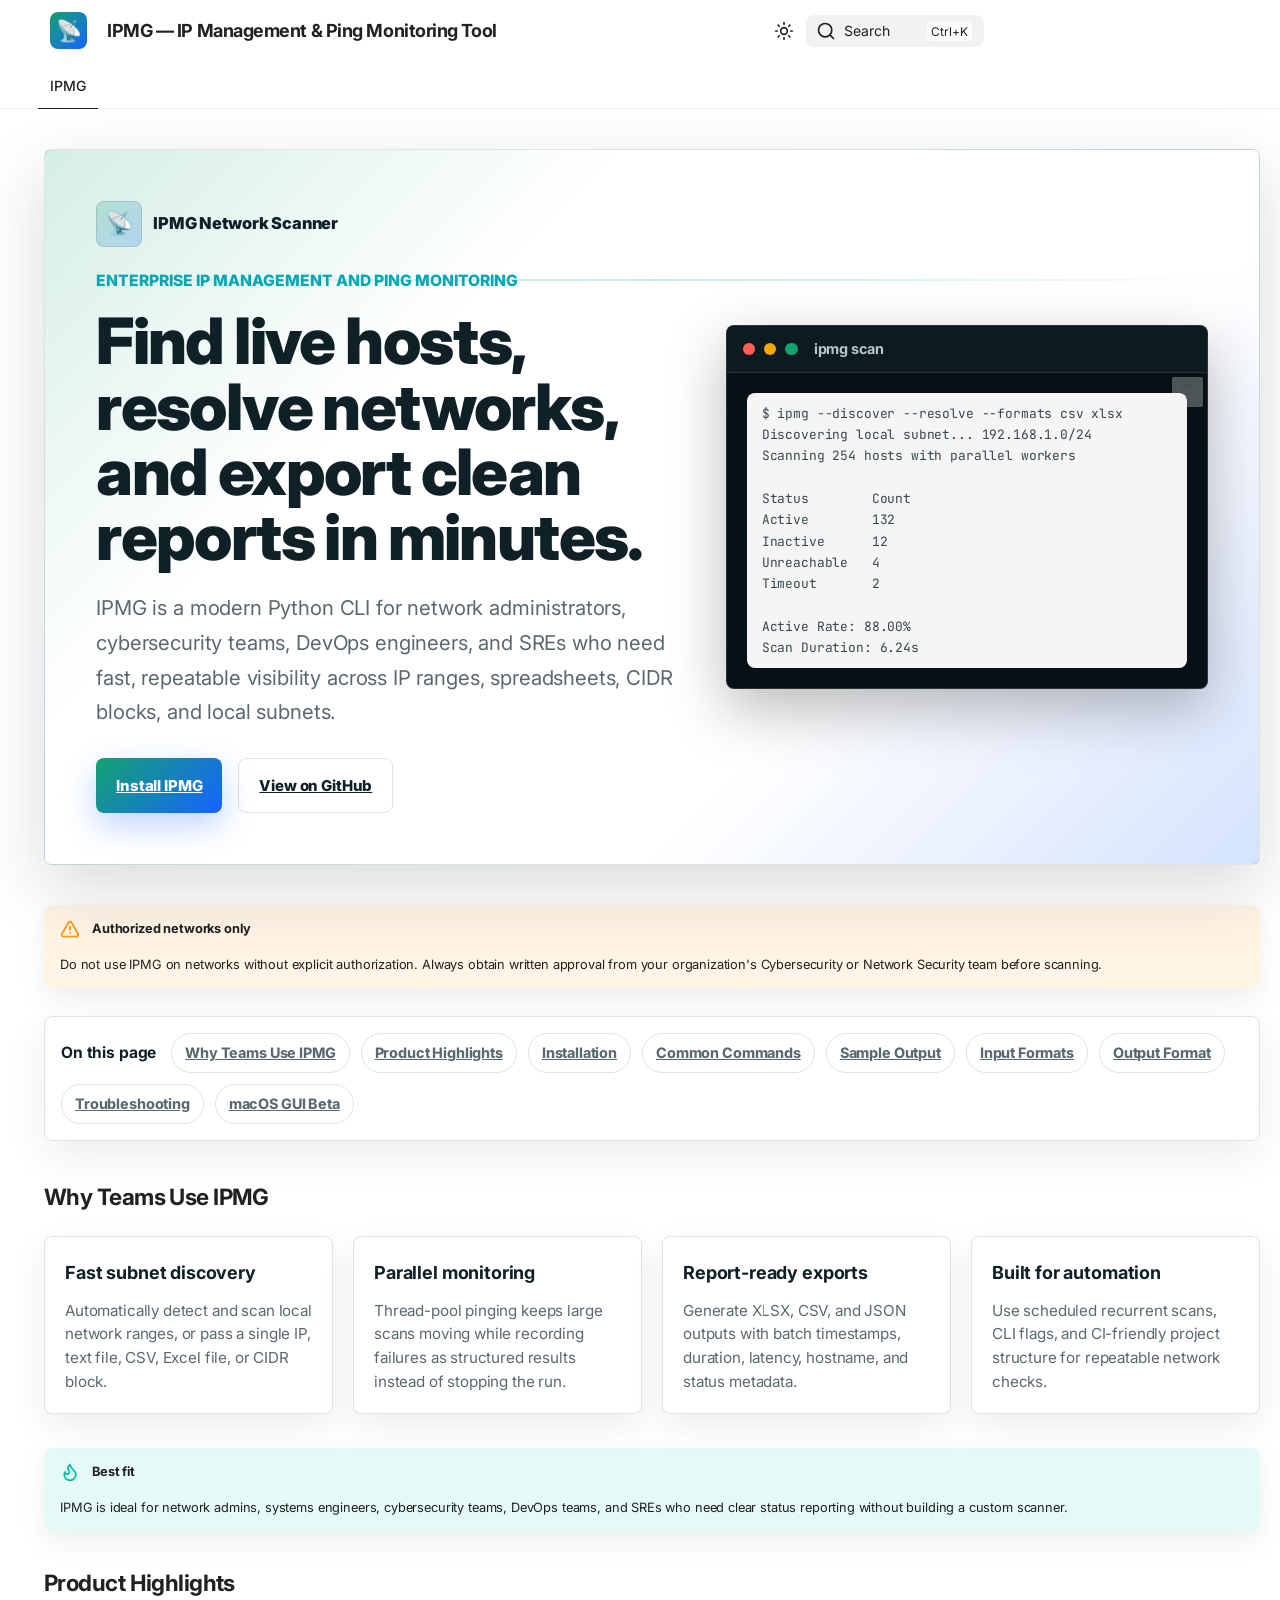
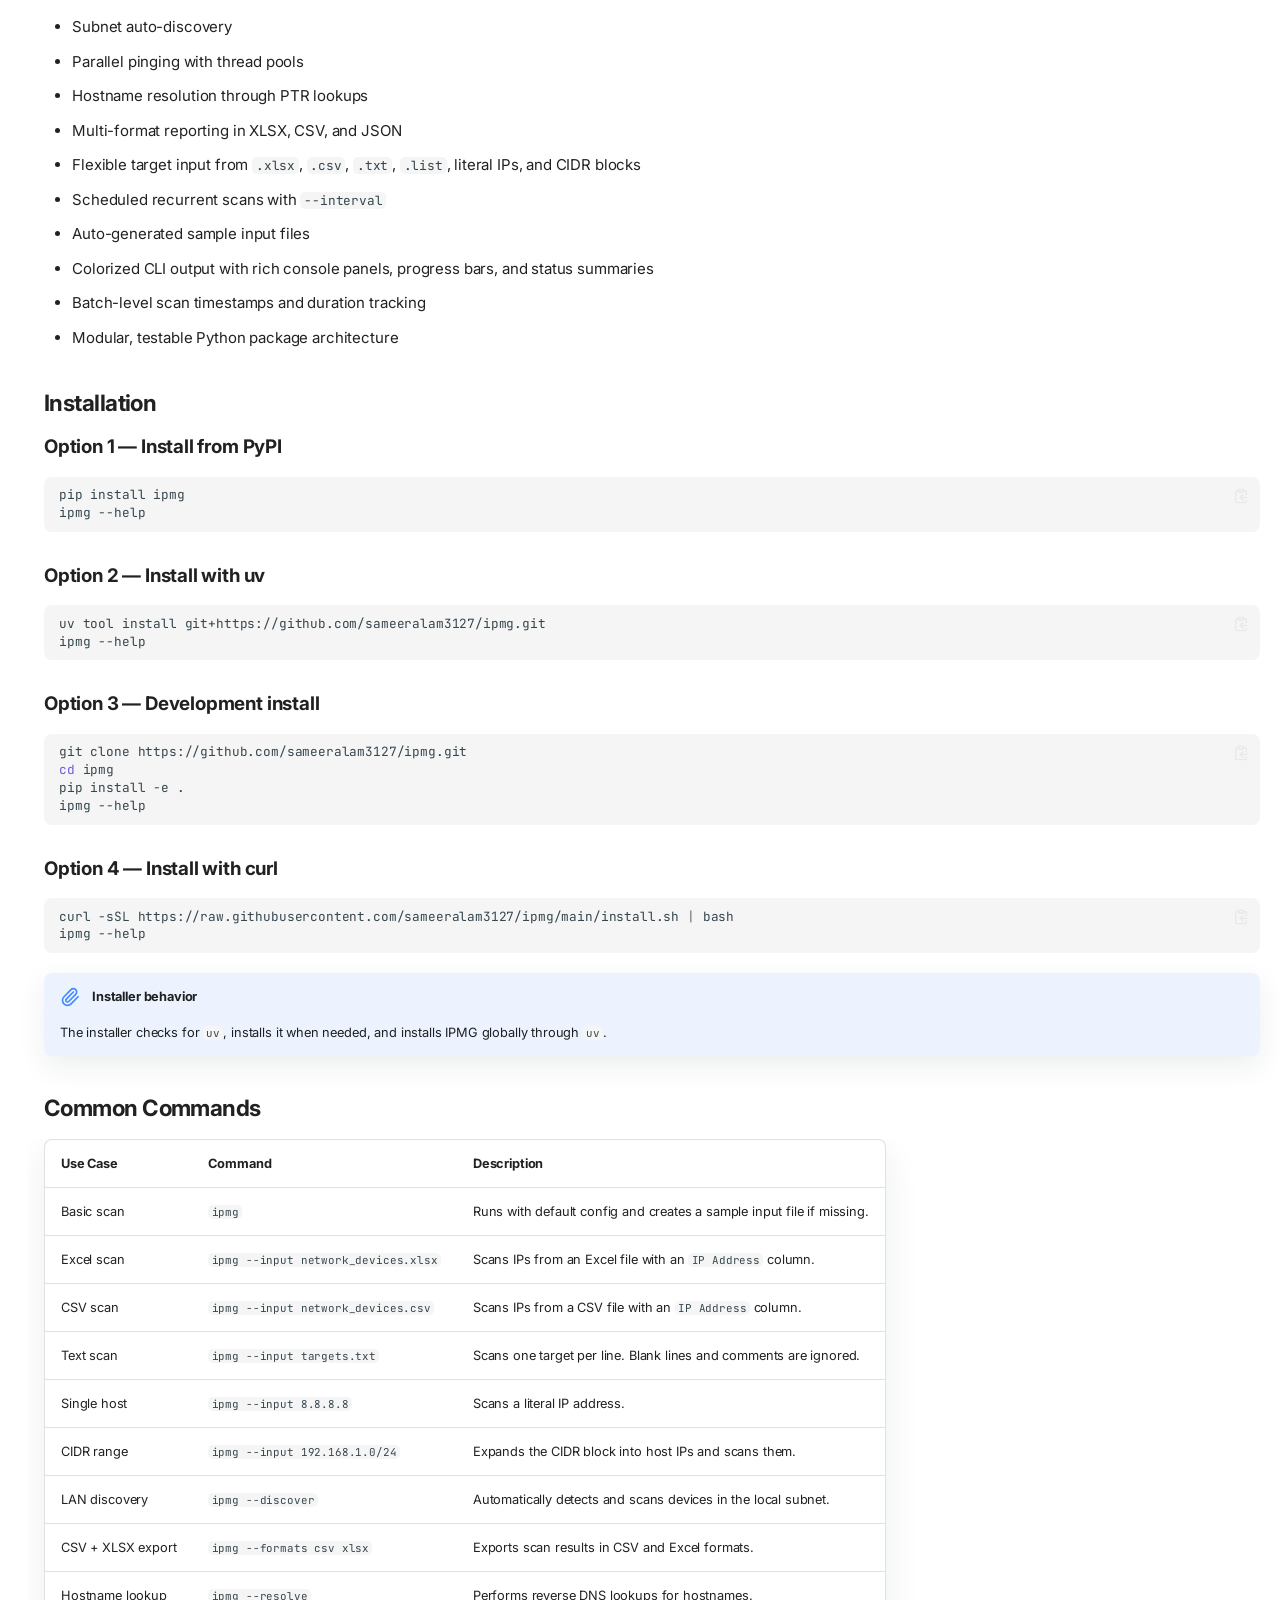
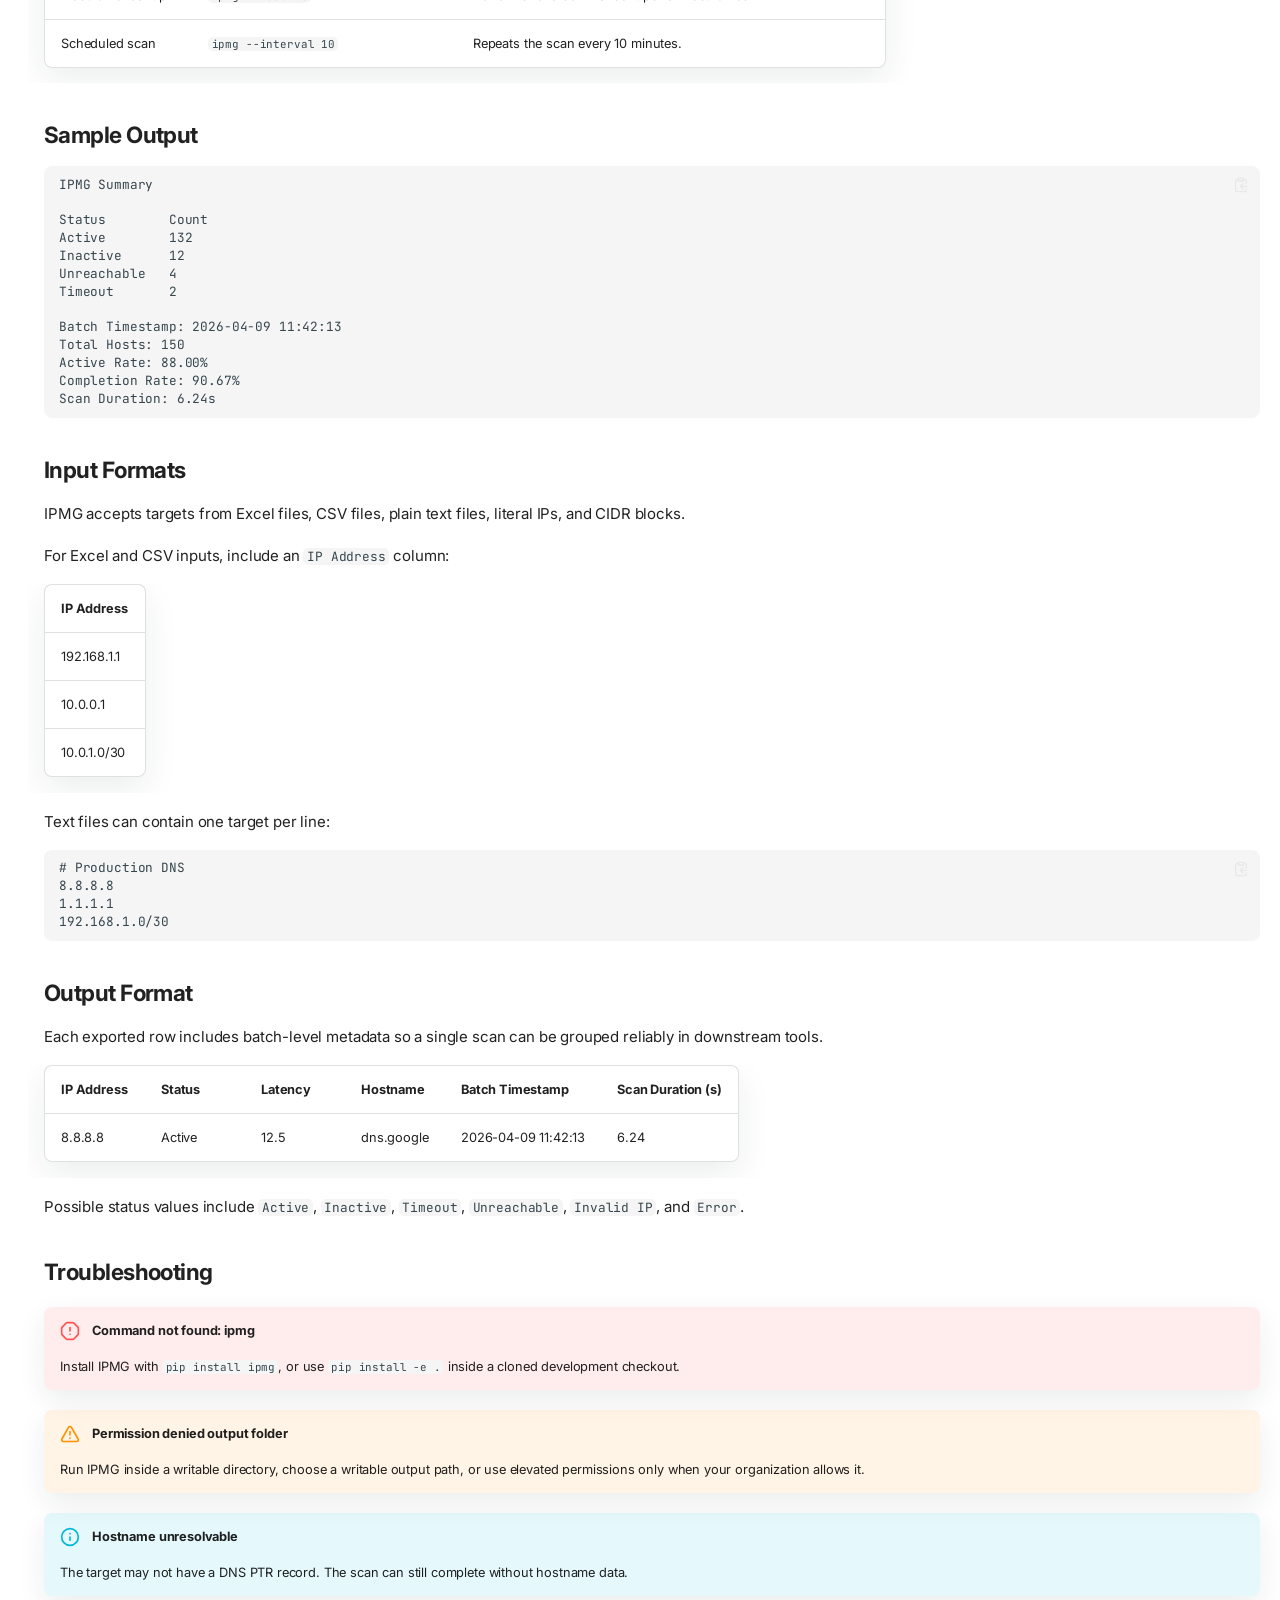
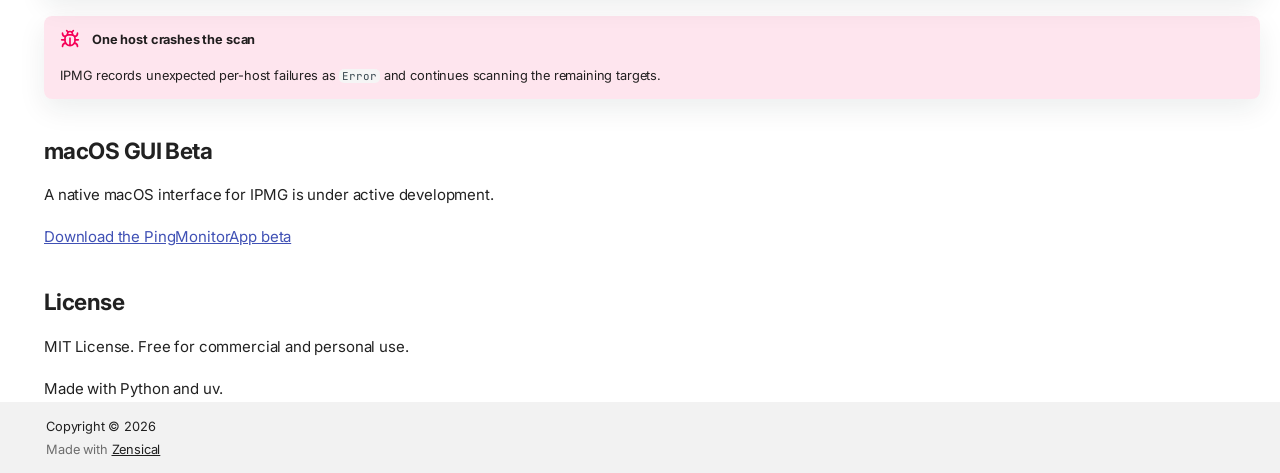
<file: site/index.html>
<!doctype html>
<html lang="en" class="no-js">
  <head>
    
      <meta charset="utf-8">
      <meta name="viewport" content="width=device-width,initial-scale=1">
      
        <meta name="description" content="IPMG is an enterprise-ready IP management and ping monitoring product for fast subnet discovery, hostname resolution, and report-ready exports.">
      
      
        <meta name="author" content="Sameer Alam">
      
      
        <link rel="canonical" href="https://computecentral.in/">
      
      
      
      
        
      
      
      <link rel="icon" href="./assets/images/favicon.svg">
      <meta name="generator" content="zensical-0.0.23">
    
    
      
        <title>IPMG - IPMG — IP Management & Ping Monitoring Tool</title>
      
    
    
      
        
      
      <link rel="stylesheet" href="./assets/stylesheets/modern/main.1e989742.min.css">
      
        
          
        
        <link rel="stylesheet" href="./assets/stylesheets/modern/palette.dfe2e883.min.css">
      
      


    
    
      
    
    
      
        
        
        <link rel="preconnect" href="https://fonts.gstatic.com" crossorigin>
        <link rel="stylesheet" href="https://fonts.googleapis.com/css?family=Inter:300,300i,400,400i,500,500i,700,700i%7CJetBrains+Mono:400,400i,700,700i&display=fallback">
        <style>:root{--md-text-font:"Inter";--md-code-font:"JetBrains Mono"}</style>
      
    
    
      <link rel="stylesheet" href="./stylesheets/extra.css">
    
    <script>__md_scope=new URL(".",location),__md_hash=e=>[...e].reduce(((e,t)=>(e<<5)-e+t.charCodeAt(0)),0),__md_get=(e,t=localStorage,a=__md_scope)=>JSON.parse(t.getItem(a.pathname+"."+e)),__md_set=(e,t,a=localStorage,_=__md_scope)=>{try{a.setItem(_.pathname+"."+e,JSON.stringify(t))}catch(e){}},document.documentElement.setAttribute("data-platform",navigator.platform)</script>
    
      

    
    
  </head>
  
  
    
    
      
    
    
    
    
    <body dir="ltr" data-md-color-scheme="default" data-md-color-primary="indigo" data-md-color-accent="indigo">
  
    
    <input class="md-toggle" data-md-toggle="drawer" type="checkbox" id="__drawer" autocomplete="off">
    <input class="md-toggle" data-md-toggle="search" type="checkbox" id="__search" autocomplete="off">
    <label class="md-overlay" for="__drawer"></label>
    <div data-md-component="skip">
      
        
        <a href="#ipmg" class="md-skip">
          Skip to content
        </a>
      
    </div>
    <div data-md-component="announce">
      
    </div>
    
    
      

<header class="md-header" data-md-component="header">
  <nav class="md-header__inner md-grid" aria-label="Header">
    <a href="./." title="IPMG — IP Management &amp; Ping Monitoring Tool" class="md-header__button md-logo" aria-label="IPMG — IP Management & Ping Monitoring Tool" data-md-component="logo">
      
  
  <svg xmlns="http://www.w3.org/2000/svg" fill="none" stroke="currentColor" stroke-linecap="round" stroke-linejoin="round" stroke-width="2" class="lucide lucide-smile" viewBox="0 0 24 24"><circle cx="12" cy="12" r="10"/><path d="M8 14s1.5 2 4 2 4-2 4-2M9 9h.01M15 9h.01"/></svg>

    </a>
    <label class="md-header__button md-icon" for="__drawer">
      
      <svg xmlns="http://www.w3.org/2000/svg" fill="none" stroke="currentColor" stroke-linecap="round" stroke-linejoin="round" stroke-width="2" class="lucide lucide-menu" viewBox="0 0 24 24"><path d="M4 5h16M4 12h16M4 19h16"/></svg>
    </label>
    <div class="md-header__title" data-md-component="header-title">
      <div class="md-header__ellipsis">
        <div class="md-header__topic">
          <span class="md-ellipsis">
            IPMG — IP Management & Ping Monitoring Tool
          </span>
        </div>
        <div class="md-header__topic" data-md-component="header-topic">
          <span class="md-ellipsis">
            
              IPMG
            
          </span>
        </div>
      </div>
    </div>
    
      
        <form class="md-header__option" data-md-component="palette">
  
    
    
    
    <input class="md-option" data-md-color-media="none" data-md-color-scheme="default" data-md-color-primary="indigo" data-md-color-accent="indigo"  aria-label="Switch to dark mode"  type="radio" name="__palette" id="__palette_0">
    
      <label class="md-header__button md-icon" title="Switch to dark mode" for="__palette_1" hidden>
        <svg xmlns="http://www.w3.org/2000/svg" fill="none" stroke="currentColor" stroke-linecap="round" stroke-linejoin="round" stroke-width="2" class="lucide lucide-sun" viewBox="0 0 24 24"><circle cx="12" cy="12" r="4"/><path d="M12 2v2M12 20v2M4.93 4.93l1.41 1.41M17.66 17.66l1.41 1.41M2 12h2M20 12h2M6.34 17.66l-1.41 1.41M19.07 4.93l-1.41 1.41"/></svg>
      </label>
    
  
    
    
    
    <input class="md-option" data-md-color-media="none" data-md-color-scheme="slate" data-md-color-primary="indigo" data-md-color-accent="indigo"  aria-label="Switch to light mode"  type="radio" name="__palette" id="__palette_1">
    
      <label class="md-header__button md-icon" title="Switch to light mode" for="__palette_0" hidden>
        <svg xmlns="http://www.w3.org/2000/svg" fill="none" stroke="currentColor" stroke-linecap="round" stroke-linejoin="round" stroke-width="2" class="lucide lucide-moon" viewBox="0 0 24 24"><path d="M20.985 12.486a9 9 0 1 1-9.473-9.472c.405-.022.617.46.402.803a6 6 0 0 0 8.268 8.268c.344-.215.825-.004.803.401"/></svg>
      </label>
    
  
</form>
      
    
    
      <script>var palette=__md_get("__palette");if(palette&&palette.color){if("(prefers-color-scheme)"===palette.color.media){var media=matchMedia("(prefers-color-scheme: light)"),input=document.querySelector(media.matches?"[data-md-color-media='(prefers-color-scheme: light)']":"[data-md-color-media='(prefers-color-scheme: dark)']");palette.color.media=input.getAttribute("data-md-color-media"),palette.color.scheme=input.getAttribute("data-md-color-scheme"),palette.color.primary=input.getAttribute("data-md-color-primary"),palette.color.accent=input.getAttribute("data-md-color-accent")}for(var[key,value]of Object.entries(palette.color))document.body.setAttribute("data-md-color-"+key,value)}</script>
    
    
    
      
      
        <label class="md-header__button md-icon" for="__search">
          
          <svg xmlns="http://www.w3.org/2000/svg" fill="none" stroke="currentColor" stroke-linecap="round" stroke-linejoin="round" stroke-width="2" class="lucide lucide-search" viewBox="0 0 24 24"><path d="m21 21-4.34-4.34"/><circle cx="11" cy="11" r="8"/></svg>
        </label>
        <div class="md-search" data-md-component="search" role="dialog" aria-label="Search">
  <button type="button" class="md-search__button">
    Search
  </button>
</div>
      
    
    <div class="md-header__source">
      
    </div>
  </nav>
  
</header>
    
    <div class="md-container" data-md-component="container">
      
      
        
          
            
<nav class="md-tabs" aria-label="Tabs" data-md-component="tabs">
  <div class="md-grid">
    <ul class="md-tabs__list">
      
        
  
  
  
    
  
  
    <li class="md-tabs__item md-tabs__item--active">
      <a href="./." class="md-tabs__link">
        
  
  IPMG

      </a>
    </li>
  

      
    </ul>
  </div>
</nav>
          
        
      
      <main class="md-main" data-md-component="main">
        <div class="md-main__inner md-grid">
          
            
              
              <div class="md-sidebar md-sidebar--primary" data-md-component="sidebar" data-md-type="navigation" >
                <div class="md-sidebar__scrollwrap">
                  <div class="md-sidebar__inner">
                    


  


  

<nav class="md-nav md-nav--primary md-nav--lifted md-nav--integrated" aria-label="Navigation" data-md-level="0">
  <label class="md-nav__title" for="__drawer">
    <a href="./." title="IPMG — IP Management &amp; Ping Monitoring Tool" class="md-nav__button md-logo" aria-label="IPMG — IP Management & Ping Monitoring Tool" data-md-component="logo">
      
  
  <svg xmlns="http://www.w3.org/2000/svg" fill="none" stroke="currentColor" stroke-linecap="round" stroke-linejoin="round" stroke-width="2" class="lucide lucide-smile" viewBox="0 0 24 24"><circle cx="12" cy="12" r="10"/><path d="M8 14s1.5 2 4 2 4-2 4-2M9 9h.01M15 9h.01"/></svg>

    </a>
    IPMG — IP Management & Ping Monitoring Tool
  </label>
  
  <ul class="md-nav__list" data-md-scrollfix>
    
      
      
  
  
    
  
  
  
    <li class="md-nav__item md-nav__item--active">
      
      <input class="md-nav__toggle md-toggle" type="checkbox" id="__toc">
      
      
        
      
      
        <label class="md-nav__link md-nav__link--active" for="__toc">
          
  
  
  <span class="md-ellipsis">
    
  
    IPMG
  

    
  </span>
  
  

          <span class="md-nav__icon md-icon"></span>
        </label>
      
      <a href="./." class="md-nav__link md-nav__link--active">
        
  
  
  <span class="md-ellipsis">
    
  
    IPMG
  

    
  </span>
  
  

      </a>
      
        


<nav class="md-nav md-nav--secondary" aria-label="On this page">
  
  
  
    
  
  
    <label class="md-nav__title" for="__toc">
      <span class="md-nav__icon md-icon"></span>
      On this page
    </label>
    <ul class="md-nav__list" data-md-component="toc" data-md-scrollfix>
      
        <li class="md-nav__item">
  <a href="#why-teams-use-ipmg" class="md-nav__link">
    <span class="md-ellipsis">
      
        Why Teams Use IPMG
      
    </span>
  </a>
  
</li>
      
        <li class="md-nav__item">
  <a href="#product-highlights" class="md-nav__link">
    <span class="md-ellipsis">
      
        Product Highlights
      
    </span>
  </a>
  
</li>
      
        <li class="md-nav__item">
  <a href="#installation" class="md-nav__link">
    <span class="md-ellipsis">
      
        Installation
      
    </span>
  </a>
  
    <nav class="md-nav" aria-label="Installation">
      <ul class="md-nav__list">
        
          <li class="md-nav__item">
  <a href="#option-1-install-from-pypi" class="md-nav__link">
    <span class="md-ellipsis">
      
        Option 1 — Install from PyPI
      
    </span>
  </a>
  
</li>
        
          <li class="md-nav__item">
  <a href="#option-2-install-with-uv" class="md-nav__link">
    <span class="md-ellipsis">
      
        Option 2 — Install with uv
      
    </span>
  </a>
  
</li>
        
          <li class="md-nav__item">
  <a href="#option-3-development-install" class="md-nav__link">
    <span class="md-ellipsis">
      
        Option 3 — Development install
      
    </span>
  </a>
  
</li>
        
          <li class="md-nav__item">
  <a href="#option-4-install-with-curl" class="md-nav__link">
    <span class="md-ellipsis">
      
        Option 4 — Install with curl
      
    </span>
  </a>
  
</li>
        
      </ul>
    </nav>
  
</li>
      
        <li class="md-nav__item">
  <a href="#common-commands" class="md-nav__link">
    <span class="md-ellipsis">
      
        Common Commands
      
    </span>
  </a>
  
</li>
      
        <li class="md-nav__item">
  <a href="#sample-output" class="md-nav__link">
    <span class="md-ellipsis">
      
        Sample Output
      
    </span>
  </a>
  
</li>
      
        <li class="md-nav__item">
  <a href="#input-formats" class="md-nav__link">
    <span class="md-ellipsis">
      
        Input Formats
      
    </span>
  </a>
  
</li>
      
        <li class="md-nav__item">
  <a href="#output-format" class="md-nav__link">
    <span class="md-ellipsis">
      
        Output Format
      
    </span>
  </a>
  
</li>
      
        <li class="md-nav__item">
  <a href="#troubleshooting" class="md-nav__link">
    <span class="md-ellipsis">
      
        Troubleshooting
      
    </span>
  </a>
  
</li>
      
        <li class="md-nav__item">
  <a href="#macos-gui-beta" class="md-nav__link">
    <span class="md-ellipsis">
      
        macOS GUI Beta
      
    </span>
  </a>
  
</li>
      
        <li class="md-nav__item">
  <a href="#license" class="md-nav__link">
    <span class="md-ellipsis">
      
        License
      
    </span>
  </a>
  
</li>
      
    </ul>
  
</nav>
      
    </li>
  

    
  </ul>
</nav>
                  </div>
                </div>
              </div>
            
            
          
          
            <div class="md-content" data-md-component="content">
              
                



  


              
              <article class="md-content__inner md-typeset">
                
                  

<h1 id="ipmg">IPMG</h1>
<section class="ipmg-hero">
  <div class="ipmg-hero__copy">
    <div class="ipmg-brand">
      <span class="ipmg-brand__icon">📡</span>
      <span>IPMG Network Scanner</span>
    </div>
    <p class="ipmg-kicker">Enterprise IP management and ping monitoring</p>
    <h1>Find live hosts, resolve networks, and export clean reports in minutes.</h1>
    <p class="ipmg-lede">
      IPMG is a modern Python CLI for network administrators, cybersecurity teams,
      DevOps engineers, and SREs who need fast, repeatable visibility across IP
      ranges, spreadsheets, CIDR blocks, and local subnets.
    </p>
    <div class="ipmg-actions">
      <a class="ipmg-button ipmg-button--primary" href="#installation">Install IPMG</a>
      <a class="ipmg-button ipmg-button--ghost" href="https://github.com/sameeralam3127/ipmg">View on GitHub</a>
    </div>
  </div>
  <div class="ipmg-terminal" aria-label="IPMG terminal preview">
    <div class="ipmg-terminal__bar">
      <span></span><span></span><span></span>
      <strong>ipmg scan</strong>
    </div>
    <pre><code>$ ipmg --discover --resolve --formats csv xlsx
Discovering local subnet... 192.168.1.0/24
Scanning 254 hosts with parallel workers

Status        Count
Active        132
Inactive      12
Unreachable   4
Timeout       2

Active Rate: 88.00%
Scan Duration: 6.24s</code></pre>
  </div>
</section>

<div class="admonition warning">
<p class="admonition-title">Authorized networks only</p>
<p>Do not use IPMG on networks without explicit authorization. Always obtain written approval from your organization's Cybersecurity or Network Security team before scanning.</p>
</div>
<nav class="ipmg-page-toc" aria-label="Page contents">
  <strong>On this page</strong>
  <a href="#why-teams-use-ipmg">Why Teams Use IPMG</a>
  <a href="#product-highlights">Product Highlights</a>
  <a href="#installation">Installation</a>
  <a href="#common-commands">Common Commands</a>
  <a href="#sample-output">Sample Output</a>
  <a href="#input-formats">Input Formats</a>
  <a href="#output-format">Output Format</a>
  <a href="#troubleshooting">Troubleshooting</a>
  <a href="#macos-gui-beta">macOS GUI Beta</a>
</nav>

<h2 id="why-teams-use-ipmg">Why Teams Use IPMG</h2>
<div class="ipmg-grid">
  <article>
    <strong>Fast subnet discovery</strong>
    <p>Automatically detect and scan local network ranges, or pass a single IP, text file, CSV, Excel file, or CIDR block.</p>
  </article>
  <article>
    <strong>Parallel monitoring</strong>
    <p>Thread-pool pinging keeps large scans moving while recording failures as structured results instead of stopping the run.</p>
  </article>
  <article>
    <strong>Report-ready exports</strong>
    <p>Generate XLSX, CSV, and JSON outputs with batch timestamps, duration, latency, hostname, and status metadata.</p>
  </article>
  <article>
    <strong>Built for automation</strong>
    <p>Use scheduled recurrent scans, CLI flags, and CI-friendly project structure for repeatable network checks.</p>
  </article>
</div>

<div class="admonition tip">
<p class="admonition-title">Best fit</p>
<p>IPMG is ideal for network admins, systems engineers, cybersecurity teams, DevOps teams, and SREs who need clear status reporting without building a custom scanner.</p>
</div>
<h2 id="product-highlights">Product Highlights</h2>
<ul>
<li>Subnet auto-discovery</li>
<li>Parallel pinging with thread pools</li>
<li>Hostname resolution through PTR lookups</li>
<li>Multi-format reporting in XLSX, CSV, and JSON</li>
<li>Flexible target input from <code>.xlsx</code>, <code>.csv</code>, <code>.txt</code>, <code>.list</code>, literal IPs, and CIDR blocks</li>
<li>Scheduled recurrent scans with <code>--interval</code></li>
<li>Auto-generated sample input files</li>
<li>Colorized CLI output with rich console panels, progress bars, and status summaries</li>
<li>Batch-level scan timestamps and duration tracking</li>
<li>Modular, testable Python package architecture</li>
</ul>
<h2 id="installation">Installation</h2>
<h3 id="option-1-install-from-pypi">Option 1 — Install from PyPI</h3>
<div class="highlight"><pre><span></span><code>pip<span class="w"> </span>install<span class="w"> </span>ipmg
ipmg<span class="w"> </span>--help
</code></pre></div>
<h3 id="option-2-install-with-uv">Option 2 — Install with uv</h3>
<div class="highlight"><pre><span></span><code>uv<span class="w"> </span>tool<span class="w"> </span>install<span class="w"> </span>git+https://github.com/sameeralam3127/ipmg.git
ipmg<span class="w"> </span>--help
</code></pre></div>
<h3 id="option-3-development-install">Option 3 — Development install</h3>
<div class="highlight"><pre><span></span><code>git<span class="w"> </span>clone<span class="w"> </span>https://github.com/sameeralam3127/ipmg.git
<span class="nb">cd</span><span class="w"> </span>ipmg
pip<span class="w"> </span>install<span class="w"> </span>-e<span class="w"> </span>.
ipmg<span class="w"> </span>--help
</code></pre></div>
<h3 id="option-4-install-with-curl">Option 4 — Install with curl</h3>
<div class="highlight"><pre><span></span><code>curl<span class="w"> </span>-sSL<span class="w"> </span>https://raw.githubusercontent.com/sameeralam3127/ipmg/main/install.sh<span class="w"> </span><span class="p">|</span><span class="w"> </span>bash
ipmg<span class="w"> </span>--help
</code></pre></div>
<div class="admonition note">
<p class="admonition-title">Installer behavior</p>
<p>The installer checks for <code>uv</code>, installs it when needed, and installs IPMG globally through <code>uv</code>.</p>
</div>
<h2 id="common-commands">Common Commands</h2>
<table>
<thead>
<tr>
<th>Use Case</th>
<th>Command</th>
<th>Description</th>
</tr>
</thead>
<tbody>
<tr>
<td>Basic scan</td>
<td><code>ipmg</code></td>
<td>Runs with default config and creates a sample input file if missing.</td>
</tr>
<tr>
<td>Excel scan</td>
<td><code>ipmg --input network_devices.xlsx</code></td>
<td>Scans IPs from an Excel file with an <code>IP Address</code> column.</td>
</tr>
<tr>
<td>CSV scan</td>
<td><code>ipmg --input network_devices.csv</code></td>
<td>Scans IPs from a CSV file with an <code>IP Address</code> column.</td>
</tr>
<tr>
<td>Text scan</td>
<td><code>ipmg --input targets.txt</code></td>
<td>Scans one target per line. Blank lines and comments are ignored.</td>
</tr>
<tr>
<td>Single host</td>
<td><code>ipmg --input 8.8.8.8</code></td>
<td>Scans a literal IP address.</td>
</tr>
<tr>
<td>CIDR range</td>
<td><code>ipmg --input 192.168.1.0/24</code></td>
<td>Expands the CIDR block into host IPs and scans them.</td>
</tr>
<tr>
<td>LAN discovery</td>
<td><code>ipmg --discover</code></td>
<td>Automatically detects and scans devices in the local subnet.</td>
</tr>
<tr>
<td>CSV + XLSX export</td>
<td><code>ipmg --formats csv xlsx</code></td>
<td>Exports scan results in CSV and Excel formats.</td>
</tr>
<tr>
<td>Hostname lookup</td>
<td><code>ipmg --resolve</code></td>
<td>Performs reverse DNS lookups for hostnames.</td>
</tr>
<tr>
<td>Scheduled scan</td>
<td><code>ipmg --interval 10</code></td>
<td>Repeats the scan every 10 minutes.</td>
</tr>
</tbody>
</table>
<h2 id="sample-output">Sample Output</h2>
<div class="highlight"><pre><span></span><code>IPMG Summary

Status        Count
Active        132
Inactive      12
Unreachable   4
Timeout       2

Batch Timestamp: 2026-04-09 11:42:13
Total Hosts: 150
Active Rate: 88.00%
Completion Rate: 90.67%
Scan Duration: 6.24s
</code></pre></div>
<h2 id="input-formats">Input Formats</h2>
<p>IPMG accepts targets from Excel files, CSV files, plain text files, literal IPs, and CIDR blocks.</p>
<p>For Excel and CSV inputs, include an <code>IP Address</code> column:</p>
<table>
<thead>
<tr>
<th>IP Address</th>
</tr>
</thead>
<tbody>
<tr>
<td>192.168.1.1</td>
</tr>
<tr>
<td>10.0.0.1</td>
</tr>
<tr>
<td>10.0.1.0/30</td>
</tr>
</tbody>
</table>
<p>Text files can contain one target per line:</p>
<div class="highlight"><pre><span></span><code># Production DNS
8.8.8.8
1.1.1.1
192.168.1.0/30
</code></pre></div>
<h2 id="output-format">Output Format</h2>
<p>Each exported row includes batch-level metadata so a single scan can be grouped reliably in downstream tools.</p>
<table>
<thead>
<tr>
<th>IP Address</th>
<th>Status</th>
<th>Latency</th>
<th>Hostname</th>
<th>Batch Timestamp</th>
<th>Scan Duration (s)</th>
</tr>
</thead>
<tbody>
<tr>
<td>8.8.8.8</td>
<td>Active</td>
<td>12.5</td>
<td>dns.google</td>
<td>2026-04-09 11:42:13</td>
<td>6.24</td>
</tr>
</tbody>
</table>
<p>Possible status values include <code>Active</code>, <code>Inactive</code>, <code>Timeout</code>, <code>Unreachable</code>, <code>Invalid IP</code>, and <code>Error</code>.</p>
<h2 id="troubleshooting">Troubleshooting</h2>
<div class="admonition failure">
<p class="admonition-title">Command not found: ipmg</p>
<p>Install IPMG with <code>pip install ipmg</code>, or use <code>pip install -e .</code> inside a cloned development checkout.</p>
</div>
<div class="admonition warning">
<p class="admonition-title">Permission denied output folder</p>
<p>Run IPMG inside a writable directory, choose a writable output path, or use elevated permissions only when your organization allows it.</p>
</div>
<div class="admonition info">
<p class="admonition-title">Hostname unresolvable</p>
<p>The target may not have a DNS PTR record. The scan can still complete without hostname data.</p>
</div>
<div class="admonition bug">
<p class="admonition-title">One host crashes the scan</p>
<p>IPMG records unexpected per-host failures as <code>Error</code> and continues scanning the remaining targets.</p>
</div>
<h2 id="macos-gui-beta">macOS GUI Beta</h2>
<p>A native macOS interface for IPMG is under active development.</p>
<p><a href="https://github.com/sameeralam3127/IP_Management/releases/tag/macOS">Download the PingMonitorApp beta</a></p>
<h2 id="license">License</h2>
<p>MIT License. Free for commercial and personal use.</p>
<p>Made with Python and uv.</p>














                
              </article>
            </div>
          
          
  <script>var tabs=__md_get("__tabs");if(Array.isArray(tabs))e:for(var set of document.querySelectorAll(".tabbed-set")){var labels=set.querySelector(".tabbed-labels");for(var tab of tabs)for(var label of labels.getElementsByTagName("label"))if(label.innerText.trim()===tab){var input=document.getElementById(label.htmlFor);input.checked=!0;continue e}}</script>

<script>var target=document.getElementById(location.hash.slice(1));target&&target.name&&(target.checked=target.name.startsWith("__tabbed_"))</script>
        </div>
        
          <button type="button" class="md-top md-icon" data-md-component="top" hidden>
  
  <svg xmlns="http://www.w3.org/2000/svg" fill="none" stroke="currentColor" stroke-linecap="round" stroke-linejoin="round" stroke-width="2" class="lucide lucide-circle-arrow-up" viewBox="0 0 24 24"><circle cx="12" cy="12" r="10"/><path d="m16 12-4-4-4 4M12 16V8"/></svg>
  Back to top
</button>
        
      </main>
      
        <footer class="md-footer">
  
    
  
  <div class="md-footer-meta md-typeset">
    <div class="md-footer-meta__inner md-grid">
      <div class="md-copyright">
  
    <div class="md-copyright__highlight">
      Copyright © 2026

    </div>
  
  
    Made with
    <a href="https://zensical.org/" target="_blank" rel="noopener">
      Zensical
    </a>
  
</div>
      
    </div>
  </div>
</footer>
      
    </div>
    <div class="md-dialog" data-md-component="dialog">
      <div class="md-dialog__inner md-typeset"></div>
    </div>
    
    
    
      
      
      
      <script id="__config" type="application/json">{"annotate":null,"base":".","features":["announce.dismiss","content.code.annotate","content.code.copy","content.code.select","content.footnote.tooltips","content.tabs.link","content.tooltips","navigation.footer","navigation.indexes","navigation.instant","navigation.instant.prefetch","navigation.path","navigation.tabs","navigation.top","navigation.tracking","search.highlight","toc.integrate"],"search":"./assets/javascripts/workers/search.e2d2d235.min.js","tags":null,"translations":{"clipboard.copied":"Copied to clipboard","clipboard.copy":"Copy to clipboard","search.result.more.one":"1 more on this page","search.result.more.other":"# more on this page","search.result.none":"No matching documents","search.result.one":"1 matching document","search.result.other":"# matching documents","search.result.placeholder":"Type to start searching","search.result.term.missing":"Missing","select.version":"Select version"},"version":null}</script>
    
    
      <script src="./assets/javascripts/bundle.5fcf0de6.min.js"></script>
      
    
  </body>
</html>
</file>
<file: site/stylesheets/extra.css>
:root {
  --ipmg-ink: #102027;
  --ipmg-muted: #5a6870;
  --ipmg-panel: #ffffff;
  --ipmg-line: rgba(16, 32, 39, 0.12);
  --ipmg-green: #14a36f;
  --ipmg-blue: #1663ff;
  --ipmg-cyan: #00a7b5;
  --ipmg-gold: #f2a900;
  --ipmg-shadow: 0 24px 70px rgba(16, 32, 39, 0.16);
}

[data-md-color-scheme="slate"] {
  --ipmg-ink: #edf6f7;
  --ipmg-muted: #aebfc8;
  --ipmg-panel: #101820;
  --ipmg-line: rgba(237, 246, 247, 0.14);
  --ipmg-shadow: 0 24px 70px rgba(0, 0, 0, 0.35);
}

.md-main__inner {
  max-width: min(92rem, calc(100% - 2rem));
  margin-top: 0;
}

.md-sidebar,
.md-sidebar--primary,
.md-sidebar--secondary {
  display: none !important;
}

.md-content {
  max-width: none;
}

.md-content__inner {
  margin: 0 auto;
  max-width: 88rem;
  padding-top: 0;
}

.md-content__inner > h1:first-child {
  display: none;
}

.md-header__button.md-logo svg {
  display: none;
}

.md-header__button.md-logo::before {
  align-items: center;
  background: linear-gradient(135deg, var(--ipmg-green), var(--ipmg-blue));
  border-radius: 8px;
  color: #ffffff;
  content: "📡";
  display: inline-flex;
  font-size: 1.05rem;
  height: 1.85rem;
  justify-content: center;
  width: 1.85rem;
}

.ipmg-hero {
  align-items: center;
  background:
    linear-gradient(135deg, rgba(20, 163, 111, 0.18), transparent 30%),
    linear-gradient(315deg, rgba(22, 99, 255, 0.18), transparent 32%),
    var(--ipmg-panel);
  border: 1px solid var(--ipmg-line);
  border-radius: 8px;
  box-shadow: var(--ipmg-shadow);
  color: var(--ipmg-ink);
  display: grid;
  gap: 2rem;
  grid-template-columns: minmax(0, 1.1fr) minmax(21rem, 0.9fr);
  margin: 1.6rem 0 2rem;
  overflow: hidden;
  padding: clamp(1.25rem, 4vw, 3rem);
  position: relative;
}

.ipmg-hero::before {
  animation: ipmg-scanline 5s ease-in-out infinite;
  background: linear-gradient(90deg, transparent, rgba(0, 167, 181, 0.24), transparent);
  content: "";
  height: 2px;
  left: 0;
  position: absolute;
  right: 0;
  top: 18%;
}

.ipmg-brand {
  align-items: center;
  color: var(--ipmg-ink);
  display: inline-flex;
  font-size: 0.82rem;
  font-weight: 850;
  gap: 0.55rem;
  margin-bottom: 1rem;
}

.ipmg-brand__icon {
  align-items: center;
  background: linear-gradient(135deg, rgba(20, 163, 111, 0.22), rgba(22, 99, 255, 0.22));
  border: 1px solid var(--ipmg-line);
  border-radius: 8px;
  display: inline-flex;
  font-size: 1.15rem;
  height: 2.3rem;
  justify-content: center;
  width: 2.3rem;
}

.ipmg-kicker {
  color: var(--ipmg-cyan);
  font-size: 0.78rem;
  font-weight: 800;
  letter-spacing: 0;
  margin: 0 0 0.65rem;
  text-transform: uppercase;
}

.ipmg-hero h1 {
  color: var(--ipmg-ink);
  font-size: clamp(2rem, 5vw, 3.4rem);
  font-weight: 850;
  line-height: 1.02;
  margin: 0;
}

.ipmg-lede {
  color: var(--ipmg-muted);
  font-size: 1.02rem;
  line-height: 1.7;
  margin: 1.1rem 0 1.4rem;
  max-width: 42rem;
}

.ipmg-actions {
  display: flex;
  flex-wrap: wrap;
  gap: 0.8rem;
}

.ipmg-button {
  align-items: center;
  border-radius: 8px;
  display: inline-flex;
  font-weight: 800;
  justify-content: center;
  min-height: 2.65rem;
  padding: 0.65rem 1rem;
  transition: transform 160ms ease, box-shadow 160ms ease, border-color 160ms ease;
}

.ipmg-button:hover {
  transform: translateY(-2px);
}

.ipmg-button--primary {
  background: linear-gradient(135deg, var(--ipmg-green), var(--ipmg-blue));
  box-shadow: 0 12px 32px rgba(22, 99, 255, 0.28);
  color: #ffffff !important;
}

.ipmg-button--ghost {
  border: 1px solid var(--ipmg-line);
  color: var(--ipmg-ink) !important;
}

.ipmg-terminal {
  animation: ipmg-float 6s ease-in-out infinite;
  background: #071115;
  border: 1px solid rgba(255, 255, 255, 0.14);
  border-radius: 8px;
  box-shadow: 0 20px 60px rgba(0, 0, 0, 0.28);
  color: #d9fbef;
  min-width: 0;
  overflow: hidden;
}

.ipmg-terminal__bar {
  align-items: center;
  background: #0d1b21;
  border-bottom: 1px solid rgba(255, 255, 255, 0.1);
  display: flex;
  gap: 0.45rem;
  min-height: 2.35rem;
  padding: 0 0.8rem;
}

.ipmg-terminal__bar span {
  border-radius: 50%;
  display: block;
  height: 0.62rem;
  width: 0.62rem;
}

.ipmg-terminal__bar span:nth-child(1) {
  background: #ff5f57;
}

.ipmg-terminal__bar span:nth-child(2) {
  background: var(--ipmg-gold);
}

.ipmg-terminal__bar span:nth-child(3) {
  background: var(--ipmg-green);
}

.ipmg-terminal__bar strong {
  color: #b8c8ce;
  font-size: 0.72rem;
  margin-left: 0.35rem;
}

.ipmg-terminal pre {
  background: transparent !important;
  color: inherit;
  font-size: 0.76rem;
  line-height: 1.65;
  margin: 0;
  padding: 1rem;
  white-space: pre-wrap;
}

.ipmg-page-toc {
  align-items: center;
  background: var(--ipmg-panel);
  border: 1px solid var(--ipmg-line);
  border-radius: 8px;
  box-shadow: 0 14px 40px rgba(16, 32, 39, 0.08);
  display: flex;
  flex-wrap: wrap;
  gap: 0.55rem;
  margin: 1.4rem 0 2rem;
  padding: 0.8rem;
}

.ipmg-page-toc strong {
  color: var(--ipmg-ink);
  font-size: 0.78rem;
  margin-right: 0.2rem;
}

.ipmg-page-toc a {
  border: 1px solid var(--ipmg-line);
  border-radius: 999px;
  color: var(--ipmg-muted) !important;
  font-size: 0.72rem;
  font-weight: 750;
  padding: 0.3rem 0.65rem;
  transition: background 160ms ease, color 160ms ease, transform 160ms ease;
}

.ipmg-page-toc a:hover {
  background: rgba(0, 167, 181, 0.1);
  color: var(--ipmg-ink) !important;
  transform: translateY(-1px);
}

.ipmg-grid {
  display: grid;
  gap: 1rem;
  grid-template-columns: repeat(4, minmax(0, 1fr));
  margin: 1.2rem 0 1.7rem;
}

.ipmg-grid article {
  background: var(--ipmg-panel);
  border: 1px solid var(--ipmg-line);
  border-radius: 8px;
  box-shadow: 0 12px 34px rgba(16, 32, 39, 0.08);
  padding: 1rem;
}

.ipmg-grid strong {
  color: var(--ipmg-ink);
  display: block;
  font-size: 0.9rem;
  margin-bottom: 0.45rem;
}

.ipmg-grid p {
  color: var(--ipmg-muted);
  font-size: 0.76rem;
  line-height: 1.55;
  margin: 0;
}

.md-typeset .admonition,
.md-typeset details {
  border-radius: 8px;
  box-shadow: 0 10px 28px rgba(16, 32, 39, 0.08);
}

.md-typeset table:not([class]) {
  border-radius: 8px;
  box-shadow: 0 12px 34px rgba(16, 32, 39, 0.08);
  overflow: hidden;
}

.md-typeset code {
  border-radius: 5px;
}

@keyframes ipmg-float {
  0%,
  100% {
    transform: translateY(0);
  }
  50% {
    transform: translateY(-8px);
  }
}

@keyframes ipmg-scanline {
  0% {
    transform: translateY(-2rem);
    opacity: 0;
  }
  25%,
  65% {
    opacity: 1;
  }
  100% {
    transform: translateY(17rem);
    opacity: 0;
  }
}

@media (max-width: 60rem) {
  .ipmg-hero {
    grid-template-columns: 1fr;
  }

  .ipmg-grid {
    grid-template-columns: repeat(2, minmax(0, 1fr));
  }
}

@media (max-width: 38rem) {
  .ipmg-hero {
    padding: 1rem;
  }

  .ipmg-actions,
  .ipmg-button {
    width: 100%;
  }

  .ipmg-grid {
    grid-template-columns: 1fr;
  }
}
</file>
<file: site/assets/stylesheets/modern/main.1e989742.min.css>
@charset "UTF-8";html{-webkit-text-size-adjust:none;-moz-text-size-adjust:none;text-size-adjust:none;box-sizing:border-box}*,:after,:before{box-sizing:inherit}@media (prefers-reduced-motion){*,:after,:before{transition:none!important}}body{margin:0}a,button,input,label{-webkit-tap-highlight-color:transparent}a{color:inherit;text-decoration:none}hr{border:0;box-sizing:initial;display:block;height:.05rem;overflow:visible;padding:0}small{font-size:80%}sub,sup{line-height:1em}img{border-style:none}table{border-collapse:initial;border-spacing:0}td,th{font-weight:400;vertical-align:top}button{background:#0000;border:0;font-family:inherit;font-size:inherit;margin:0;padding:0}input{border:0;outline:none}:root{--md-primary-fg-color:#4051b5;--md-primary-fg-color--light:#5d6cc0;--md-primary-fg-color--dark:#303fa1;--md-primary-bg-color:#fff;--md-primary-bg-color--light:#ffffffb3;--md-accent-fg-color:#526cfe;--md-accent-fg-color--transparent:#526cfe1a;--md-accent-bg-color:#fff;--md-accent-bg-color--light:#ffffffb3}[data-md-color-scheme=default]{color-scheme:light}[data-md-color-scheme=default] img[src$="#gh-dark-mode-only"],[data-md-color-scheme=default] img[src$="#only-dark"]{display:none}:root,[data-md-color-scheme=default]{--md-hue:225deg;--md-default-fg-color:#000000de;--md-default-fg-color--light:#0000008c;--md-default-fg-color--lighter:#00000052;--md-default-fg-color--lightest:#0000000d;--md-default-bg-color:#fff;--md-default-bg-color--light:#ffffffb3;--md-default-bg-color--lighter:#ffffff4d;--md-default-bg-color--lightest:#ffffff1f;--md-code-fg-color:#36464e;--md-code-bg-color:#f5f5f5;--md-code-bg-color--light:#f5f5f5b3;--md-code-bg-color--lighter:#f5f5f54d;--md-code-hl-color:#4287ff;--md-code-hl-color--light:#4287ff1a;--md-code-hl-number-color:#d52a2a;--md-code-hl-special-color:#db1457;--md-code-hl-function-color:#a846b9;--md-code-hl-constant-color:#6e59d9;--md-code-hl-keyword-color:#3f6ec6;--md-code-hl-string-color:#1c7d4d;--md-code-hl-name-color:var(--md-code-fg-color);--md-code-hl-operator-color:var(--md-default-fg-color--light);--md-code-hl-punctuation-color:var(--md-default-fg-color--light);--md-code-hl-comment-color:var(--md-default-fg-color--light);--md-code-hl-generic-color:var(--md-default-fg-color--light);--md-code-hl-variable-color:var(--md-default-fg-color--light);--md-typeset-color:var(--md-default-fg-color);--md-typeset-a-color:var(--md-primary-fg-color);--md-typeset-del-color:#f5503d26;--md-typeset-ins-color:#0bd57026;--md-typeset-kbd-color:#fafafa;--md-typeset-kbd-accent-color:#fff;--md-typeset-kbd-border-color:#b8b8b8;--md-typeset-mark-color:#ffff0080;--md-typeset-table-color:#0000001f;--md-typeset-table-color--light:rgba(0,0,0,.035);--md-admonition-fg-color:var(--md-default-fg-color);--md-admonition-bg-color:var(--md-default-bg-color);--md-warning-fg-color:#000000de;--md-warning-bg-color:#ff9;--md-shadow-z1:0 0.2rem 0.5rem #0000000d,0 0 0.05rem #0000001a;--md-shadow-z2:0 0.2rem 0.5rem #0000001a,0 0 0.05rem #00000040;--md-shadow-z3:0 0.2rem 0.5rem #0003,0 0 0.05rem #00000059;--color-foreground:0 0 0;--color-background:255 255 255;--color-background-subtle:240 240 240;--color-backdrop:255 255 255}.md-icon svg{fill:currentcolor;display:block;height:1.2rem;width:1.2rem}.md-icon svg.lucide{fill:#0000;stroke:currentcolor}body{-webkit-font-smoothing:antialiased;-moz-osx-font-smoothing:grayscale;--md-text-font-family:var(--md-text-font,_),-apple-system,BlinkMacSystemFont,Helvetica,Arial,sans-serif;--md-code-font-family:var(--md-code-font,_),SFMono-Regular,Consolas,Menlo,monospace}aside,body,input{font-feature-settings:"kern","liga";color:var(--md-typeset-color);font-family:var(--md-text-font-family)}code,kbd,pre{font-feature-settings:"kern";font-family:var(--md-code-font-family)}:root{--md-typeset-table-sort-icon:url('data:image/svg+xml;charset=utf-8,<svg xmlns="http://www.w3.org/2000/svg" fill="none" stroke="currentColor" stroke-linecap="round" stroke-linejoin="round" stroke-width="2" class="lucide lucide-arrow-down-up" viewBox="0 0 24 24"><path d="m3 16 4 4 4-4m-4 4V4m14 4-4-4-4 4m4-4v16"/></svg>');--md-typeset-table-sort-icon--asc:url('data:image/svg+xml;charset=utf-8,<svg xmlns="http://www.w3.org/2000/svg" fill="none" stroke="currentColor" stroke-linecap="round" stroke-linejoin="round" stroke-width="2" class="lucide lucide-arrow-down-narrow-wide" viewBox="0 0 24 24"><path d="m3 16 4 4 4-4m-4 4V4m4 0h4m-4 4h7m-7 4h10"/></svg>');--md-typeset-table-sort-icon--desc:url('data:image/svg+xml;charset=utf-8,<svg xmlns="http://www.w3.org/2000/svg" fill="none" stroke="currentColor" stroke-linecap="round" stroke-linejoin="round" stroke-width="2" class="lucide lucide-arrow-up-narrow-wide" viewBox="0 0 24 24"><path d="m3 8 4-4 4 4M7 4v16m4-8h4m-4 4h7m-7 4h10"/></svg>');--md-typeset-preview-icon:url('data:image/svg+xml;charset=utf-8,<svg xmlns="http://www.w3.org/2000/svg" fill="none" stroke="currentColor" stroke-linecap="round" stroke-linejoin="round" stroke-width="2" class="lucide lucide-mouse-pointer-2" viewBox="0 0 24 24"><path d="M4.037 4.688a.495.495 0 0 1 .651-.651l16 6.5a.5.5 0 0 1-.063.947l-6.124 1.58a2 2 0 0 0-1.438 1.435l-1.579 6.126a.5.5 0 0 1-.947.063z"/></svg>')}.md-typeset{-webkit-print-color-adjust:exact;color-adjust:exact;font-size:.75rem;letter-spacing:-.01em;line-height:1.8;overflow-wrap:break-word}@media print{.md-typeset{font-size:.68rem}}.md-typeset blockquote,.md-typeset dl,.md-typeset figure,.md-typeset ol,.md-typeset pre,.md-typeset ul{margin-bottom:1em;margin-top:1em}.md-typeset h1{color:var(--md-default-fg-color);font-size:1.875em;line-height:1.3;margin:0 0 1.25em}.md-typeset h1,.md-typeset h2{font-weight:700;letter-spacing:-.025em}.md-typeset h2{font-size:1.5em;line-height:1.4;margin:1.6em 0 .64em}.md-typeset h3{font-size:1.25em;font-weight:700;letter-spacing:-.01em;line-height:1.5;margin:1.6em 0 .8em}.md-typeset h2+h3{margin-top:.8em}.md-typeset h4{font-weight:700;letter-spacing:-.01em;margin:1em 0}.md-typeset h5,.md-typeset h6{color:var(--md-default-fg-color--light);font-size:.8em;font-weight:700;letter-spacing:-.01em;margin:1.25em 0}.md-typeset h5{text-transform:uppercase}.md-typeset h5 code{text-transform:none}.md-typeset hr{border-bottom:.05rem solid var(--md-default-fg-color--lightest);display:flow-root;margin:1.5em 0}.md-typeset a{color:var(--md-typeset-a-color);text-decoration:underline;word-break:break-word}.md-typeset a,.md-typeset a:before{transition:color 125ms}.md-typeset a:focus,.md-typeset a:hover{color:var(--md-accent-fg-color)}.md-typeset a:focus code,.md-typeset a:hover code{background-color:var(--md-accent-fg-color--transparent);color:var(--md-accent-fg-color)}.md-typeset a code{color:var(--md-typeset-a-color)}.md-typeset a.focus-visible{outline-color:var(--md-accent-fg-color);outline-offset:.2rem}.md-typeset code,.md-typeset kbd,.md-typeset pre{color:var(--md-code-fg-color);direction:ltr;font-variant-ligatures:none;transition:background-color 125ms}@media print{.md-typeset code,.md-typeset kbd,.md-typeset pre{white-space:pre-wrap}}.md-typeset code{background-color:var(--md-code-bg-color);border-radius:.2rem;-webkit-box-decoration-break:clone;box-decoration-break:clone;font-size:.85em;padding:0 .2941176471em;transition:color 125ms,background-color 125ms;word-break:break-word}.md-typeset code:not(.focus-visible){-webkit-tap-highlight-color:transparent;outline:none}.md-typeset pre{display:flow-root;line-height:1.4;position:relative}.md-typeset pre>code{border-radius:.4rem;-webkit-box-decoration-break:slice;box-decoration-break:slice;box-shadow:none;display:block;margin:0;outline-color:var(--md-accent-fg-color);overflow:auto;padding:.7720588235em 1.1764705882em;scrollbar-color:var(--md-default-fg-color--lighter) #0000;scrollbar-width:thin;touch-action:auto;word-break:normal}.md-typeset pre>code:hover{scrollbar-color:var(--md-accent-fg-color) #0000}.md-typeset pre>code::-webkit-scrollbar{height:.2rem;width:.2rem}.md-typeset pre>code::-webkit-scrollbar-thumb{background-color:var(--md-default-fg-color--lighter)}.md-typeset pre>code::-webkit-scrollbar-thumb:hover{background-color:var(--md-accent-fg-color)}.md-typeset kbd{border-radius:.2rem;box-shadow:0 0 0 .05rem var(--md-typeset-kbd-border-color),0 .15rem 0 var(--md-typeset-kbd-border-color);color:var(--md-default-fg-color);display:inline-block;font-size:.75em;padding:0 .6666666667em;vertical-align:text-top;word-break:break-word}.md-typeset mark{background-color:var(--md-typeset-mark-color);-webkit-box-decoration-break:clone;box-decoration-break:clone;color:inherit;word-break:break-word}.md-typeset abbr{border-bottom:.05rem dotted var(--md-default-fg-color--light);cursor:help;text-decoration:none}.md-typeset [data-preview]{position:relative}[dir=ltr] .md-typeset [data-preview]:after{margin-left:.125em}[dir=rtl] .md-typeset [data-preview]:after{margin-right:.125em}.md-typeset [data-preview]:after{background-color:currentcolor;content:"";display:inline-block;height:.8em;-webkit-mask-image:var(--md-typeset-preview-icon);mask-image:var(--md-typeset-preview-icon);-webkit-mask-repeat:no-repeat;mask-repeat:no-repeat;-webkit-mask-size:contain;mask-size:contain;transition:background-color 125ms;vertical-align:text-top;width:.8em}.md-typeset small{opacity:.75}[dir=ltr] .md-typeset sub,[dir=ltr] .md-typeset sup{margin-left:.078125em}[dir=rtl] .md-typeset sub,[dir=rtl] .md-typeset sup{margin-right:.078125em}[dir=ltr] .md-typeset blockquote{padding-left:.6rem}[dir=rtl] .md-typeset blockquote{padding-right:.6rem}[dir=ltr] .md-typeset blockquote{border-left:.2rem solid var(--md-default-fg-color--lighter)}[dir=rtl] .md-typeset blockquote{border-right:.2rem solid var(--md-default-fg-color--lighter)}.md-typeset blockquote{color:var(--md-default-fg-color--light);margin-left:0;margin-right:0}.md-typeset ul{list-style-type:disc}.md-typeset ul[type]{list-style-type:revert-layer}[dir=ltr] .md-typeset ol,[dir=ltr] .md-typeset ul{margin-left:.625em}[dir=rtl] .md-typeset ol,[dir=rtl] .md-typeset ul{margin-right:.625em}.md-typeset ol,.md-typeset ul{padding:0}.md-typeset ol:not([hidden]),.md-typeset ul:not([hidden]){display:flow-root}.md-typeset ol ol,.md-typeset ul ol{list-style-type:lower-alpha}.md-typeset ol ol ol,.md-typeset ul ol ol{list-style-type:lower-roman}.md-typeset ol ol ol ol,.md-typeset ul ol ol ol{list-style-type:upper-alpha}.md-typeset ol ol ol ol ol,.md-typeset ul ol ol ol ol{list-style-type:upper-roman}.md-typeset ol[type],.md-typeset ul[type]{list-style-type:revert-layer}[dir=ltr] .md-typeset ol li,[dir=ltr] .md-typeset ul li{margin-left:1.25em}[dir=rtl] .md-typeset ol li,[dir=rtl] .md-typeset ul li{margin-right:1.25em}.md-typeset ol li,.md-typeset ul li{margin-bottom:.5em}.md-typeset ol li blockquote,.md-typeset ol li p,.md-typeset ul li blockquote,.md-typeset ul li p{margin:.5em 0}.md-typeset ol li:last-child,.md-typeset ul li:last-child{margin-bottom:0}[dir=ltr] .md-typeset ol li ol,[dir=ltr] .md-typeset ol li ul,[dir=ltr] .md-typeset ul li ol,[dir=ltr] .md-typeset ul li ul{margin-left:.625em}[dir=rtl] .md-typeset ol li ol,[dir=rtl] .md-typeset ol li ul,[dir=rtl] .md-typeset ul li ol,[dir=rtl] .md-typeset ul li ul{margin-right:.625em}.md-typeset ol li ol,.md-typeset ol li ul,.md-typeset ul li ol,.md-typeset ul li ul{margin-bottom:.5em;margin-top:.5em}[dir=ltr] .md-typeset dd{margin-left:1.875em}[dir=rtl] .md-typeset dd{margin-right:1.875em}.md-typeset dd{margin-bottom:1.5em;margin-top:1em}.md-typeset img,.md-typeset svg,.md-typeset video{height:auto;max-width:100%}.md-typeset img[align=left]{margin:1em 1em 1em 0}.md-typeset img[align=right]{margin:1em 0 1em 1em}.md-typeset img[align]:only-child{margin-top:0}.md-typeset figure{display:flow-root;margin:1em auto;max-width:100%;text-align:center;width:fit-content}.md-typeset figure img{display:block;margin:0 auto}.md-typeset figcaption{font-style:italic;margin:1em auto;max-width:24rem}.md-typeset iframe{max-width:100%}.md-typeset table:not([class]){background-color:var(--md-default-bg-color);border:.05rem solid var(--md-typeset-table-color);border-radius:.1rem;display:inline-block;font-size:.64rem;max-width:100%;overflow:auto;touch-action:auto}@media print{.md-typeset table:not([class]){display:table}}.md-typeset table:not([class])+*{margin-top:1.5em}.md-typeset table:not([class]) td>:first-child,.md-typeset table:not([class]) th>:first-child{margin-top:0}.md-typeset table:not([class]) td>:last-child,.md-typeset table:not([class]) th>:last-child{margin-bottom:0}.md-typeset table:not([class]) td:not([align]),.md-typeset table:not([class]) th:not([align]){text-align:left}[dir=rtl] .md-typeset table:not([class]) td:not([align]),[dir=rtl] .md-typeset table:not([class]) th:not([align]){text-align:right}.md-typeset table:not([class]) th{font-weight:700;min-width:5rem;padding:.9375em 1.25em;vertical-align:top}.md-typeset table:not([class]) td{border-top:.05rem solid var(--md-typeset-table-color);padding:.9375em 1.25em;vertical-align:top}.md-typeset table:not([class]) tbody tr{transition:background-color 125ms}.md-typeset table:not([class]) tbody tr:hover{background-color:var(--md-typeset-table-color--light);box-shadow:0 .05rem 0 var(--md-default-bg-color) inset}.md-typeset table:not([class]) a{word-break:normal}.md-typeset table th[role=columnheader]{cursor:pointer}[dir=ltr] .md-typeset table th[role=columnheader]:after{margin-left:.5em}[dir=rtl] .md-typeset table th[role=columnheader]:after{margin-right:.5em}.md-typeset table th[role=columnheader]:after{content:"";display:inline-block;height:1.2em;-webkit-mask-image:var(--md-typeset-table-sort-icon);mask-image:var(--md-typeset-table-sort-icon);-webkit-mask-repeat:no-repeat;mask-repeat:no-repeat;-webkit-mask-size:contain;mask-size:contain;transition:background-color 125ms;vertical-align:text-bottom;width:1.2em}.md-typeset table th[role=columnheader]:hover:after{background-color:var(--md-default-fg-color--lighter)}.md-typeset table th[role=columnheader][aria-sort=ascending]:after{background-color:var(--md-default-fg-color--light);-webkit-mask-image:var(--md-typeset-table-sort-icon--asc);mask-image:var(--md-typeset-table-sort-icon--asc)}.md-typeset table th[role=columnheader][aria-sort=descending]:after{background-color:var(--md-default-fg-color--light);-webkit-mask-image:var(--md-typeset-table-sort-icon--desc);mask-image:var(--md-typeset-table-sort-icon--desc)}.md-typeset__scrollwrap{margin:1em -.8rem;overflow-x:auto;touch-action:auto}.md-typeset__table{display:inline-block;margin-bottom:.5em;padding:0 .8rem}@media print{.md-typeset__table{display:block}}html .md-typeset__table table{display:table;margin:0;overflow:hidden;width:100%}@media screen and (max-width:44.984375em){.md-content__inner>pre{margin:1em -.8rem}.md-content__inner>pre code{border-radius:0}}.md-banner{background-color:var(--md-accent-fg-color--transparent);color:var(--md-default-fg-color);overflow:auto}@media print{.md-banner{display:none}}.md-banner--warning{background-color:var(--md-warning-bg-color);color:var(--md-warning-fg-color)}.md-banner__inner{font-size:.7rem;margin:.6rem auto;padding:0 .8rem}[dir=ltr] .md-banner__button{float:right}[dir=rtl] .md-banner__button{float:left}.md-banner__button{color:inherit;cursor:pointer;transition:opacity .25s}.no-js .md-banner__button{display:none}.md-banner__button:hover{opacity:.7}html{font-size:125%;height:100%;overflow-x:hidden}@media screen and (min-width:100em){html{font-size:137.5%}}@media screen and (min-width:125em){html{font-size:150%}}body{background-color:var(--md-default-bg-color);display:flex;flex-direction:column;font-size:.5rem;min-height:100%;position:relative;width:100%}@media print{body{display:block}}@media screen and (max-width:59.984375em){body[data-md-scrolllock]{position:fixed}}.md-grid{margin-left:auto;margin-right:auto;max-width:61rem}.md-container{display:flex;flex-direction:column;flex-grow:1}@media print{.md-container{display:block}}.md-main{flex-grow:1}.md-main__inner{display:flex;height:100%;margin-top:1.5rem}.md-ellipsis{overflow:hidden;text-overflow:ellipsis}.md-toggle{display:none}.md-option{height:0;opacity:0;position:absolute;width:0}.md-option:checked+label:not([hidden]){display:block}.md-option.focus-visible+label{outline-color:var(--md-accent-fg-color);outline-style:auto}.md-skip{background-color:var(--md-default-fg-color);border-radius:.1rem;color:var(--md-default-bg-color);font-size:.64rem;margin:.5rem;opacity:0;outline-color:var(--md-accent-fg-color);padding:.3rem .5rem;position:fixed;transform:translateY(.4rem);z-index:-1}.md-skip:focus{opacity:1;transform:translateY(0);transition:transform .25s cubic-bezier(.4,0,.2,1),opacity 175ms 75ms;z-index:10}@page{margin:25mm}:root{--md-clipboard-icon:url('data:image/svg+xml;charset=utf-8,<svg xmlns="http://www.w3.org/2000/svg" fill="none" stroke="currentColor" stroke-linecap="round" stroke-linejoin="round" stroke-width="2" class="lucide lucide-clipboard-copy" viewBox="0 0 24 24"><rect width="8" height="4" x="8" y="2" rx="1" ry="1"/><path d="M8 4H6a2 2 0 0 0-2 2v14a2 2 0 0 0 2 2h12a2 2 0 0 0 2-2v-2M16 4h2a2 2 0 0 1 2 2v4m1 4H11"/><path d="m15 10-4 4 4 4"/></svg>')}.md-clipboard{border-radius:.1rem;color:var(--md-default-fg-color--lightest);cursor:pointer;height:1.5em;outline-color:var(--md-accent-fg-color);outline-offset:.1rem;transition:color .25s;width:1.5em;z-index:1}@media print{.md-clipboard{display:none}}.md-clipboard:not(.focus-visible){-webkit-tap-highlight-color:transparent;outline:none}:hover>.md-clipboard{color:var(--md-default-fg-color--light)}.md-clipboard:focus,.md-clipboard:hover{color:var(--md-accent-fg-color)}.md-clipboard:after{background-color:currentcolor;content:"";display:block;height:1.125em;margin:0 auto;-webkit-mask-image:var(--md-clipboard-icon);mask-image:var(--md-clipboard-icon);-webkit-mask-position:center;mask-position:center;-webkit-mask-repeat:no-repeat;mask-repeat:no-repeat;-webkit-mask-size:contain;mask-size:contain;width:1.125em}.md-clipboard--inline{cursor:pointer}.md-clipboard--inline code{transition:color .25s,background-color .25s}.md-clipboard--inline:focus code,.md-clipboard--inline:hover code{background-color:var(--md-accent-fg-color--transparent);color:var(--md-accent-fg-color)}:root{--md-code-select-icon:url('data:image/svg+xml;charset=utf-8,<svg xmlns="http://www.w3.org/2000/svg" fill="none" stroke="currentColor" stroke-linecap="round" stroke-linejoin="round" stroke-width="2" class="lucide lucide-scan" viewBox="0 0 24 24"><path d="M3 7V5a2 2 0 0 1 2-2h2m10 0h2a2 2 0 0 1 2 2v2m0 10v2a2 2 0 0 1-2 2h-2M7 21H5a2 2 0 0 1-2-2v-2"/></svg>');--md-code-copy-icon:url('data:image/svg+xml;charset=utf-8,<svg xmlns="http://www.w3.org/2000/svg" fill="none" stroke="currentColor" stroke-linecap="round" stroke-linejoin="round" stroke-width="2" class="lucide lucide-clipboard-copy" viewBox="0 0 24 24"><rect width="8" height="4" x="8" y="2" rx="1" ry="1"/><path d="M8 4H6a2 2 0 0 0-2 2v14a2 2 0 0 0 2 2h12a2 2 0 0 0 2-2v-2M16 4h2a2 2 0 0 1 2 2v4m1 4H11"/><path d="m15 10-4 4 4 4"/></svg>')}.md-typeset .md-code__content{display:grid}.md-code__nav{background-color:var(--md-code-bg-color--lighter);border-radius:.1rem;display:flex;gap:.2rem;padding:.2rem;position:absolute;right:.25em;top:.25em;transition:background-color .25s;z-index:1}:hover>.md-code__nav{background-color:var(--md-code-bg-color--light)}.md-code__button{color:var(--md-default-fg-color--lightest);cursor:pointer;display:block;height:1.5em;outline-color:var(--md-accent-fg-color);outline-offset:.1rem;transition:color .25s;width:1.5em}:hover>*>.md-code__button{color:var(--md-default-fg-color--light)}.md-code__button.focus-visible,.md-code__button:hover{color:var(--md-accent-fg-color)}.md-code__button--active{color:var(--md-default-fg-color)!important}.md-code__button:after{background-color:currentcolor;content:"";display:block;height:1.125em;margin:0 auto;-webkit-mask-position:center;mask-position:center;-webkit-mask-repeat:no-repeat;mask-repeat:no-repeat;-webkit-mask-size:contain;mask-size:contain;width:1.125em}.md-code__button[data-md-type=select]:after{-webkit-mask-image:var(--md-code-select-icon);mask-image:var(--md-code-select-icon)}.md-code__button[data-md-type=copy]:after{-webkit-mask-image:var(--md-code-copy-icon);mask-image:var(--md-code-copy-icon)}@keyframes consent{0%{opacity:0;transform:translateY(100%)}to{opacity:1;transform:translateY(0)}}@keyframes overlay{0%{opacity:0}to{opacity:1}}.md-consent__overlay{animation:overlay .35s both;-webkit-backdrop-filter:blur(.2rem);backdrop-filter:blur(.2rem);background-color:var(--md-default-bg-color--light);height:100%;opacity:1;position:fixed;top:0;width:100%;z-index:5}.md-consent__inner{bottom:0;display:flex;justify-content:center;max-height:100%;padding:0;position:fixed;width:100%;z-index:5}.md-consent__form{animation:consent .5s cubic-bezier(.1,.7,.1,1) both;background-color:var(--md-default-bg-color);border:0;border-radius:.8rem;box-shadow:var(--md-shadow-z3);margin:.4rem;overflow:auto;padding-left:1.2rem;padding-right:1.2rem}.md-consent__settings{display:none;margin:1em 0}input:checked+.md-consent__settings{display:block}.md-consent__controls{line-height:1.2;margin-bottom:.8rem}.md-typeset .md-consent__controls .md-button{display:inline}@media screen and (max-width:44.984375em){.md-typeset .md-consent__controls .md-button{display:block;margin-top:.4rem;text-align:center;width:100%}}.md-consent label{cursor:pointer}.md-content{flex-grow:1;min-width:0}.md-content__inner{margin:0 .8rem 1.2rem;padding-top:.7rem}@media screen and (min-width:76.25em){[dir=ltr] .md-sidebar--primary:not([hidden])~.md-content>.md-content__inner{margin-left:1.2rem}[dir=ltr] .md-sidebar--secondary:not([hidden])~.md-content>.md-content__inner,[dir=rtl] .md-sidebar--primary:not([hidden])~.md-content>.md-content__inner{margin-right:1.2rem}[dir=rtl] .md-sidebar--secondary:not([hidden])~.md-content>.md-content__inner{margin-left:1.2rem}}.md-content__inner:before{content:"";display:block;height:.4rem}.md-content__inner>:last-child{margin-bottom:0}[dir=ltr] .md-content__button{float:right}[dir=rtl] .md-content__button{float:left}[dir=ltr] .md-content__button{margin-left:.4rem}[dir=rtl] .md-content__button{margin-right:.4rem}.md-content__button{background-color:var(--md-default-fg-color--lightest);border-radius:.4rem;display:flex;margin-top:.2rem;padding:.3rem}@media print{.md-content__button{display:none}}.md-typeset .md-content__button{color:var(--md-default-fg-color);transition:color .25s,background-color .25s}.md-typeset .md-content__button svg{opacity:.5;transition:opacity .25s}.md-typeset .md-content__button:focus,.md-typeset .md-content__button:hover{background-color:var(--md-accent-fg-color--transparent);color:var(--md-accent-fg-color)}.md-typeset .md-content__button:focus svg,.md-typeset .md-content__button:hover svg{opacity:1}.md-content__button svg{height:.9rem;width:.9rem}[dir=rtl] .md-content__button svg{transform:scaleX(-1)}.md-content__button svg.lucide{fill:#0000;stroke:currentcolor}[dir=ltr] .md-dialog{right:.8rem}[dir=rtl] .md-dialog{left:.8rem}.md-dialog{background-color:var(--md-accent-fg-color);border-radius:1.2rem;bottom:.8rem;box-shadow:var(--md-shadow-z3);min-width:11.1rem;opacity:0;padding:.4rem 1.2rem;pointer-events:none;position:fixed;transform:translateY(100%);transition:transform 0ms .4s,opacity .4s;z-index:4}@media print{.md-dialog{display:none}}.md-dialog--active{opacity:1;pointer-events:auto;transform:translateY(0);transition:transform .4s cubic-bezier(.075,.85,.175,1),opacity .4s}.md-dialog__inner{color:var(--md-default-bg-color);font-size:.7rem}.md-feedback{margin:2em 0 1em;text-align:center}.md-feedback fieldset{border:none;margin:0;padding:0}.md-feedback__title{font-weight:700;margin:1em auto}.md-feedback__inner{position:relative}.md-feedback__list{display:flex;flex-wrap:wrap;place-content:baseline center;position:relative}.md-feedback__list:hover .md-icon:not(:disabled){color:var(--md-default-fg-color--lighter)}:disabled .md-feedback__list{min-height:1.8rem}.md-feedback__icon{color:var(--md-default-fg-color--light);cursor:pointer;flex-shrink:0;margin:0 .1rem;transition:color 125ms}.md-feedback__icon:not(:disabled).md-icon:hover{color:var(--md-accent-fg-color)}.md-feedback__icon:disabled{color:var(--md-default-fg-color--lightest);pointer-events:none}.md-feedback__note{opacity:0;position:relative;transform:translateY(.4rem);transition:transform .4s cubic-bezier(.1,.7,.1,1),opacity .15s}.md-feedback__note>*{margin:0 auto;max-width:16rem}:disabled .md-feedback__note{opacity:1;transform:translateY(0)}@media print{.md-feedback{display:none}}.md-footer{background-color:var(--md-default-bg-color);border-top:.05rem solid var(--md-default-fg-color--lightest);color:var(--md-default-fg-color)}@media print{.md-footer{display:none}}.md-footer__inner{justify-content:space-between;overflow:auto;padding:.2rem}.md-footer__inner:not([hidden]){display:flex}.md-footer__link{align-items:end;display:flex;flex-grow:0.01;margin-bottom:.4rem;margin-top:1rem;max-width:100%;outline-color:var(--md-accent-fg-color);overflow:hidden;transition:opacity .25s}.md-footer__link:focus,.md-footer__link:hover{opacity:.7}[dir=rtl] .md-footer__link svg{transform:scaleX(-1)}@media screen and (max-width:44.984375em){.md-footer__link--prev{flex-shrink:0}.md-footer__link--prev .md-footer__title{display:none}}[dir=ltr] .md-footer__link--next{margin-left:auto}[dir=rtl] .md-footer__link--next{margin-right:auto}.md-footer__link--next{text-align:right}[dir=rtl] .md-footer__link--next{text-align:left}.md-footer__title{flex-grow:1;font-size:.8rem;margin-bottom:.7rem;max-width:calc(100% - 2.4rem);padding:0 1rem;white-space:nowrap}.md-footer__button{margin:.2rem;padding:.4rem}.md-footer__direction{font-size:.6rem;opacity:.7}.md-footer-meta{background-color:var(--md-default-fg-color--lightest)}.md-footer-meta__inner{display:flex;flex-wrap:wrap;justify-content:space-between;padding:.2rem}html .md-footer-meta.md-typeset a:not(:focus,:hover){color:var(--md-default-fg-color)}.md-copyright{color:var(--md-default-fg-color--light);font-size:.64rem;margin:auto .6rem;padding:.4rem 0;width:100%}@media screen and (min-width:45em){.md-copyright{width:auto}}.md-copyright__highlight{color:var(--md-default-fg-color)}.md-social{display:inline-flex;gap:.2rem;margin:0 .4rem;padding:.2rem 0 .6rem}@media screen and (min-width:45em){.md-social{padding:.6rem 0}}.md-social__link{display:inline-block;height:1.6rem;text-align:center;width:1.6rem}.md-social__link:before{line-height:1.9}.md-social__link svg{fill:currentcolor;max-height:.8rem;vertical-align:-25%}.md-social__link svg.lucide{fill:#0000;stroke:currentcolor}.md-typeset .md-button{background-color:var(--md-default-fg-color--lightest);border-radius:1.2rem;color:var(--md-default-fg-color--light);cursor:pointer;display:inline-block;font-weight:700;padding:.625em 2em;text-decoration:none;transition:color 125ms,background-color 125ms,opacity 125ms}.md-typeset .md-button.focus-visible{outline-offset:0}.md-typeset .md-button:focus,.md-typeset .md-button:hover{color:var(--md-default-fg-color--light);opacity:.8}.md-typeset .md-button--primary{background-color:var(--md-primary-fg-color);color:var(--md-primary-bg-color)}.md-typeset .md-button--primary:focus,.md-typeset .md-button--primary:hover{color:var(--md-primary-bg-color);opacity:.8}[dir=ltr] .md-typeset .md-input{border-top-left-radius:.1rem}[dir=ltr] .md-typeset .md-input,[dir=rtl] .md-typeset .md-input{border-top-right-radius:.1rem}[dir=rtl] .md-typeset .md-input{border-top-left-radius:.1rem}.md-typeset .md-input{border-bottom:.1rem solid var(--md-default-fg-color--lighter);box-shadow:var(--md-shadow-z1);font-size:.8rem;height:1.8rem;padding:0 .6rem;transition:border .25s,box-shadow .25s}.md-typeset .md-input:focus,.md-typeset .md-input:hover{border-bottom-color:var(--md-accent-fg-color);box-shadow:var(--md-shadow-z2)}.md-typeset .md-input--stretch{width:100%}.md-header{-webkit-backdrop-filter:blur(.4rem);backdrop-filter:blur(.4rem);background-color:var(--md-default-bg-color--light);color:var(--md-default-fg-color);display:block;left:0;position:sticky;right:0;top:0;z-index:4}@media print{.md-header{display:none}}.md-header[hidden]{transform:translateY(-100%);transition:transform .25s cubic-bezier(.8,0,.6,1)}.md-header--shadow{box-shadow:0 .05rem 0 var(--md-default-fg-color--lightest);transition:transform .25s cubic-bezier(.1,.7,.1,1)}.md-header__inner{align-items:center;display:flex;padding:0 .4rem}.md-header__button{color:currentcolor;cursor:pointer;margin:.2rem;outline-color:var(--md-accent-fg-color);padding:.4rem;position:relative;transition:opacity .25s;vertical-align:middle;z-index:1}.md-header__button:hover{opacity:.7}.md-header__button:not([hidden]){display:inline-block}.md-header__button:not(.focus-visible){-webkit-tap-highlight-color:transparent;outline:none}.md-header__button.md-logo{margin:.2rem;padding:.4rem}@media screen and (max-width:76.234375em){.md-header__button.md-logo{display:none}}.md-header__button.md-logo img,.md-header__button.md-logo svg{fill:currentcolor;display:block;height:1.2rem;width:auto}.md-header__button.md-logo img.lucide,.md-header__button.md-logo svg.lucide{fill:#0000;stroke:currentcolor}@media screen and (min-width:60em){.md-header__button[for=__search]{display:none}}.no-js .md-header__button[for=__search]{display:none}[dir=rtl] .md-header__button[for=__search] svg{transform:scaleX(-1)}@media screen and (min-width:76.25em){.md-header__button[for=__drawer]{display:none}}.md-header__topic{display:flex;max-width:100%;position:absolute;transition:transform .4s cubic-bezier(.1,.7,.1,1),opacity .15s;white-space:nowrap}.md-header__topic+.md-header__topic{opacity:0;pointer-events:none;transform:translateX(1.25rem);transition:transform .4s cubic-bezier(1,.7,.1,.1),opacity .15s;z-index:-1}[dir=rtl] .md-header__topic+.md-header__topic{transform:translateX(-1.25rem)}.md-header__topic:first-child{font-weight:700}.md-header__title{flex-grow:1;font-size:.9rem;height:2.4rem;letter-spacing:-.025em;line-height:2.4rem;margin-left:.4rem;margin-right:.4rem}.md-header__title--active .md-header__topic{opacity:0;pointer-events:none;transform:translateX(-1.25rem);transition:transform .4s cubic-bezier(1,.7,.1,.1),opacity .15s;z-index:-1}[dir=rtl] .md-header__title--active .md-header__topic{transform:translateX(1.25rem)}.md-header__title--active .md-header__topic+.md-header__topic{opacity:1;pointer-events:auto;transform:translateX(0);transition:transform .4s cubic-bezier(.1,.7,.1,1),opacity .15s;z-index:0}.md-header__title>.md-header__ellipsis{height:100%;position:relative;width:100%}.md-header__option{display:flex;flex-shrink:0;max-width:100%;white-space:nowrap}.md-header__option>input{bottom:0}.md-header__source{display:none}@media screen and (min-width:60em){[dir=ltr] .md-header__source{margin-left:1rem}[dir=rtl] .md-header__source{margin-right:1rem}.md-header__source{display:block;max-width:11.5rem;width:11.5rem}}@media screen and (min-width:76.25em){[dir=ltr] .md-header__source{margin-left:1.4rem}[dir=rtl] .md-header__source{margin-right:1.4rem}}.md-header .md-icon svg{height:1rem;width:1rem}:root{--md-nav-icon--next:url('data:image/svg+xml;charset=utf-8,<svg xmlns="http://www.w3.org/2000/svg" fill="none" stroke="currentColor" stroke-linecap="round" stroke-linejoin="round" stroke-width="2" class="lucide lucide-chevron-right" viewBox="0 0 24 24"><path d="m9 18 6-6-6-6"/></svg>')}.md-nav{font-size:.7rem;line-height:1.3;transition:max-height .25s cubic-bezier(.86,0,.07,1)}.md-nav .md-nav__title{display:none}.md-nav__list{display:flex;flex-direction:column;gap:.2rem;list-style:none;margin:0;padding:0}[dir=ltr] .md-nav__list .md-nav__list{margin-left:.6rem}[dir=rtl] .md-nav__list .md-nav__list{margin-right:.6rem}.md-nav__item--nested .md-nav__list:after,.md-nav__item--nested .md-nav__list:before{content:" ";display:block;height:0}.md-nav__link{align-items:flex-start;border-radius:.4rem;cursor:pointer;display:flex;gap:.6rem;margin-left:.2rem;margin-right:.2rem;padding:.35rem .8rem;transition:color .25s,background-color .25s}.md-nav__link .md-nav__link{margin:0}.md-nav__link--passed,.md-nav__link--passed code{color:var(--md-default-fg-color--light)}.md-nav__item .md-nav__link--active{font-weight:500}.md-nav--primary .md-nav__item .md-nav__link--active{background:var(--md-accent-fg-color--transparent);color:var(--md-accent-fg-color)}.md-nav__item .md-nav__link--active,.md-nav__item .md-nav__link--active code{color:var(--md-typeset-a-color)}.md-nav__item .md-nav__link--active code svg,.md-nav__item .md-nav__link--active svg{opacity:1}[dir=ltr] .md-nav__item--nested>.md-nav__link:not(.md-nav__container){padding-right:.35rem}[dir=rtl] .md-nav__item--nested>.md-nav__link:not(.md-nav__container){padding-left:.35rem}.md-nav__link .md-ellipsis{flex-grow:1;position:relative}.md-nav__link .md-ellipsis code{word-break:normal}.md-nav__link svg{fill:currentcolor;flex-shrink:0;height:1.3em;opacity:.5;position:relative;width:1.3em}.md-nav__link svg.lucide{fill:#0000;stroke:currentcolor}.md-nav--primary .md-nav__link[for]:focus:not(.md-nav__link--active),.md-nav--primary .md-nav__link[for]:hover:not(.md-nav__link--active),.md-nav--primary .md-nav__link[href]:focus:not(.md-nav__link--active),.md-nav--primary .md-nav__link[href]:hover:not(.md-nav__link--active){background-color:var(--md-default-fg-color--lightest);color:var(--md-default-fg-color)}.md-nav--secondary .md-nav__link{margin-left:.2rem;margin-right:.2rem;padding:.35rem .8rem}.md-nav--secondary .md-nav__link[for]:focus,.md-nav--secondary .md-nav__link[for]:hover,.md-nav--secondary .md-nav__link[href]:focus,.md-nav--secondary .md-nav__link[href]:hover{background-color:initial;color:var(--md-accent-fg-color)}.md-nav__link.focus-visible{outline-color:var(--md-accent-fg-color)}.md-nav--primary .md-nav__link[for=__toc],.md-nav--primary .md-nav__link[for=__toc]~.md-nav{display:none}.md-nav__icon{font-size:.9rem;height:.9rem;width:.9rem}[dir=rtl] .md-nav__icon:after{transform:rotate(180deg)}.md-nav__item--nested .md-nav__icon:after{background-color:currentcolor;content:"";display:block;height:100%;-webkit-mask-image:var(--md-nav-icon--next);mask-image:var(--md-nav-icon--next);-webkit-mask-position:center;mask-position:center;-webkit-mask-repeat:no-repeat;mask-repeat:no-repeat;-webkit-mask-size:contain;mask-size:contain;transition:transform .25s;width:100%}@media screen and (min-width:76.25em){.md-nav__item--nested.md-nav__item--section>.md-nav__link .md-nav__icon:after{display:none}}.md-nav__item--nested .md-nav__toggle:checked~.md-nav__link .md-nav__icon:after,.md-nav__item--nested .md-toggle--indeterminate~.md-nav__link .md-nav__icon:after{transform:rotate(90deg)}.md-nav__container{background:#0000;gap:.2rem;padding:0}.md-nav__container>:first-child{flex-grow:1;min-width:0}.md-nav__container>:nth-child(2){padding:.35rem}@media screen and (min-width:76.25em){.md-nav__item--section>.md-nav__container>:nth-child(2){display:none}}.md-nav__container__icon{flex-shrink:0}.md-nav__toggle~.md-nav{display:grid;grid-template-rows:minmax(.005rem,0fr);opacity:0;transition:grid-template-rows .25s cubic-bezier(.86,0,.07,1),opacity .25s,visibility 0ms .25s;visibility:collapse}.md-nav__toggle~.md-nav>.md-nav__list{overflow:hidden}.md-nav__toggle.md-toggle--indeterminate~.md-nav,.md-nav__toggle:checked~.md-nav{grid-template-rows:minmax(.4rem,1fr);opacity:1;transition:grid-template-rows .25s cubic-bezier(.86,0,.07,1),opacity .15s .1s,visibility 0ms;visibility:visible}.md-nav__toggle.md-toggle--indeterminate~.md-nav{transition:none}.md-nav--secondary{margin-bottom:.1rem;margin-top:.1rem}.md-nav--secondary .md-nav{margin-top:.2rem}.md-nav--secondary .md-nav__title{background:var(--md-default-bg-color);display:flex;font-weight:700;margin-left:.2rem;margin-right:.2rem;padding:.35rem .6rem;position:sticky;top:0;z-index:1}.md-nav--secondary .md-nav__title .md-nav__icon{display:none}.md-nav--secondary .md-nav__link{padding:.2rem .6rem}@media screen and (max-width:76.234375em){.md-nav--primary{margin-bottom:.4rem;margin-left:.2rem;margin-right:.2rem}.md-nav .md-nav__title[for=__drawer]{align-items:center;border-bottom:.05rem solid var(--md-default-fg-color-lightest);display:flex;font-size:.8rem;font-weight:700;gap:.4rem;padding:.8rem}.md-nav .md-nav__title[for=__drawer] .md-logo{height:1.6rem;width:1.6rem}.md-nav .md-nav__title[for=__drawer] .md-logo img,.md-nav .md-nav__title[for=__drawer] .md-logo svg{fill:currentcolor;display:block;height:100%;max-width:100%;object-fit:contain;width:auto}.md-nav .md-nav__title[for=__drawer] .md-logo img.lucide,.md-nav .md-nav__title[for=__drawer] .md-logo svg.lucide{fill:#0000;stroke:currentcolor}}.md-nav__source{border:.05rem solid var(--md-default-fg-color--lightest);border-radius:.4rem;margin:.2rem .2rem .6rem;transition:background-color .25s,border-color .25s}.md-nav__source:focus,.md-nav__source:hover{background-color:var(--md-default-fg-color--lightest);border-color:#0000}[dir=ltr] .md-nav--integrated>.md-nav__list>.md-nav__item--active .md-nav--secondary{margin-left:1.1rem}[dir=rtl] .md-nav--integrated>.md-nav__list>.md-nav__item--active .md-nav--secondary{margin-right:1.1rem}[dir=ltr] .md-nav--integrated>.md-nav__list>.md-nav__item--active .md-nav--secondary{border-left:.05rem solid var(--md-default-fg-color--lightest)}[dir=rtl] .md-nav--integrated>.md-nav__list>.md-nav__item--active .md-nav--secondary{border-right:.05rem solid var(--md-default-fg-color--lightest)}.md-nav--integrated>.md-nav__list>.md-nav__item--active .md-nav--secondary{display:block;margin-bottom:.5em;margin-top:.5em;opacity:1;visibility:visible}.md-nav--integrated>.md-nav__list>.md-nav__item--active .md-nav--secondary .md-nav__link{background:#0000}.md-nav--integrated>.md-nav__list>.md-nav__item--active .md-nav--secondary .md-nav__link--active{font-weight:500}.md-nav--integrated>.md-nav__list>.md-nav__item--active .md-nav--secondary .md-nav__link:focus,.md-nav--integrated>.md-nav__list>.md-nav__item--active .md-nav--secondary .md-nav__link:hover{color:var(--md-accent-fg-color)}.md-nav--integrated>.md-nav__list>.md-nav__item--active .md-nav--secondary>.md-nav__list{margin-left:0;overflow:visible;padding-bottom:0}.md-nav--integrated>.md-nav__list>.md-nav__item--active .md-nav--secondary>.md-nav__title{display:none}@media screen and (min-width:76.25em){.md-nav--primary{margin-bottom:.1rem;margin-top:.1rem}.md-nav__source{display:none}[dir=ltr] .md-nav__list .md-nav__item--section>.md-nav>.md-nav__list{margin-left:0}[dir=rtl] .md-nav__list .md-nav__item--section>.md-nav>.md-nav__list{margin-right:0}.md-nav__item--section>.md-nav__link--active,.md-nav__item--section>.md-nav__link>.md-nav__link--active{font-weight:700}.md-nav__item--section{margin-top:.4rem}.md-nav__item--section:first-child{margin-top:0}.md-nav__item--section:last-child{margin-bottom:0}.md-nav__item--section>.md-nav__link{font-weight:700}.md-nav__item--section>.md-nav__link:not(.md-nav__container){pointer-events:none}.md-nav__item--section>.md-nav{display:block;opacity:1;visibility:visible}.md-nav__item--section>.md-nav>.md-nav__list>.md-nav__item{padding:0}.md-nav--lifted{margin-top:0}.md-nav--lifted>.md-nav__list>.md-nav__item{display:none}.md-nav--lifted>.md-nav__list>.md-nav__item--active{display:block}.md-nav--lifted>.md-nav__list>.md-nav__item--active>.md-nav{margin-top:.1rem}.md-nav--lifted>.md-nav__list>.md-nav__item--active>.md-nav>.md-nav__list:before,.md-nav--lifted>.md-nav__list>.md-nav__item--active>.md-nav__link{display:none}.md-nav--lifted>.md-nav__list>.md-nav__item--active.md-nav__item--section{margin:0}.md-nav--lifted .md-nav[data-md-level="1"]{grid-template-rows:minmax(.4rem,1fr);opacity:1;visibility:visible}}:root{--md-path-icon:url('data:image/svg+xml;charset=utf-8,<svg xmlns="http://www.w3.org/2000/svg" fill="none" stroke="currentColor" stroke-linecap="round" stroke-linejoin="round" stroke-width="2" class="lucide lucide-chevron-right" viewBox="0 0 24 24"><path d="m9 18 6-6-6-6"/></svg>')}.md-path{font-size:.7rem;margin:.4rem .8rem 0;overflow:auto;padding-top:1.2rem}.md-path:not([hidden]){display:block}@media screen and (min-width:76.25em){.md-path{margin:.4rem 1.2rem 0}}.md-path__list{align-items:center;display:flex;gap:.2rem;list-style:none;margin:0;padding:0}.md-path__item:not(:first-child){align-items:center;display:inline-flex;gap:.2rem;white-space:nowrap}.md-path__item:not(:first-child):before{background-color:var(--md-default-fg-color--lighter);content:"";display:inline;height:.6rem;-webkit-mask-image:var(--md-path-icon);mask-image:var(--md-path-icon);width:.6rem}.md-path__link{align-items:center;color:var(--md-default-fg-color--light);display:flex;transition:color .25s}.md-path__link:focus,.md-path__link:hover{color:var(--md-accent-fg-color)}:root{--md-progress-value:0;--md-progress-delay:400ms}.md-progress{background:var(--md-primary-bg-color);height:.075rem;opacity:min(clamp(0,var(--md-progress-value),1),clamp(0,100 - var(--md-progress-value),1));position:fixed;top:0;transform:scaleX(calc(var(--md-progress-value)*1%));transform-origin:left;transition:transform .5s cubic-bezier(.19,1,.22,1),opacity .25s var(--md-progress-delay);width:100%;z-index:4}:root{--md-search-icon:url('data:image/svg+xml;charset=utf-8,<svg xmlns="http://www.w3.org/2000/svg" fill="none" stroke="currentColor" stroke-linecap="round" stroke-linejoin="round" stroke-width="2" class="lucide lucide-search" viewBox="0 0 24 24"><path d="m21 21-4.34-4.34"/><circle cx="11" cy="11" r="8"/></svg>')}.md-search{position:relative}@media screen and (min-width:45em){.md-search{padding:.2rem 0}}@media screen and (max-width:59.984375em){.md-search{display:none}}.no-js .md-search{display:none}[dir=ltr] .md-search__button{padding-left:1.9rem;padding-right:2.2rem}[dir=rtl] .md-search__button{padding-left:2.2rem;padding-right:1.9rem}.md-search__button{background:var(--md-default-bg-color);color:var(--md-default-fg-color);cursor:pointer;font-size:.7rem;position:relative;text-align:left}@media screen and (min-width:45em){.md-search__button{background-color:var(--md-default-fg-color--lightest);border-radius:.4rem;height:1.6rem;transition:background-color .4s,color .4s;width:8.9rem}.md-search__button:focus,.md-search__button:hover{background-color:var(--md-default-fg-color--lighter);color:var(--md-default-fg-color)}}[dir=ltr] .md-search__button:before{left:0}[dir=rtl] .md-search__button:before{right:0}.md-search__button:before{background-color:var(--md-default-fg-color);content:"";height:1rem;margin-left:.5rem;-webkit-mask-image:var(--md-search-icon);mask-image:var(--md-search-icon);-webkit-mask-position:center;mask-position:center;-webkit-mask-repeat:no-repeat;mask-repeat:no-repeat;-webkit-mask-size:contain;mask-size:contain;position:absolute;top:.3rem;width:1rem}.md-search__button:after{background:var(--md-default-bg-color--light);border-radius:.2rem;content:"Ctrl+K";display:block;font-size:.6rem;padding:.1rem .2rem;position:absolute;right:.6rem;top:.35rem}[data-platform^=Mac] .md-search__button:after{content:"⌘K"}.md-select{position:relative;z-index:1}.md-select__inner{background-color:var(--md-default-bg-color);border-radius:.4rem;box-shadow:var(--md-shadow-z2);color:var(--md-default-fg-color);left:50%;margin-top:.2rem;max-height:0;opacity:0;position:absolute;top:calc(100% - .2rem);transform:translate3d(-50%,.3rem,0);transition:transform .25s 375ms,opacity .25s .25s,max-height 0ms .5s}@media screen and (max-width:59.984375em){.md-select__inner{left:100%;transform:translate3d(-100%,.3rem,0)}}.md-select:focus-within .md-select__inner,.md-select:hover .md-select__inner{max-height:min(75vh,28rem);opacity:1;transform:translate3d(-50%,0,0);transition:transform .25s cubic-bezier(.1,.7,.1,1),opacity .25s,max-height 0ms}@media screen and (max-width:59.984375em){.md-select:focus-within .md-select__inner,.md-select:hover .md-select__inner{transform:translate3d(-100%,0,0)}}.md-select__inner:after{border-bottom:.2rem solid #0000;border-bottom-color:var(--md-default-bg-color);border-left:.2rem solid #0000;border-right:.2rem solid #0000;border-top:0;content:"";filter:drop-shadow(0 -1px 0 var(--md-default-fg-color--lightest));height:0;left:50%;margin-left:-.2rem;margin-top:-.2rem;position:absolute;top:0;width:0}@media screen and (max-width:59.984375em){.md-select__inner:after{left:auto;right:1rem}}.md-select__list{border-radius:.1rem;font-size:.8rem;list-style-type:none;margin:0;max-height:inherit;overflow:auto;padding:0}.md-select__item{line-height:1.8rem}[dir=ltr] .md-select__link{padding-left:.6rem;padding-right:1.2rem}[dir=rtl] .md-select__link{padding-left:1.2rem;padding-right:.6rem}.md-select__link{cursor:pointer;display:block;outline:none;scroll-snap-align:start;transition:background-color .25s,color .25s;width:100%}.md-select__link:focus,.md-select__link:hover{color:var(--md-accent-fg-color)}.md-select__link:focus{background-color:var(--md-default-fg-color--lightest)}.md-sidebar{align-self:flex-start;flex-shrink:0;padding:1.1rem 0;position:sticky;top:2.4rem;width:12.1rem}@media print{.md-sidebar{display:none}}@media screen and (max-width:76.234375em){[dir=ltr] .md-sidebar--primary{left:-12.1rem}[dir=rtl] .md-sidebar--primary{right:-12.1rem}.md-sidebar--primary{-webkit-backdrop-filter:blur(.4rem);backdrop-filter:blur(.4rem);background-color:var(--md-default-bg-color--light);border-radius:.8rem;display:block;height:calc(100% - .8rem);position:fixed;top:.4rem;transform:translateX(0);transition:transform .25s cubic-bezier(.5,0,.5,0),box-shadow .25s;width:12.1rem;z-index:5}[data-md-toggle=drawer]:checked~.md-container .md-sidebar--primary{box-shadow:var(--md-shadow-z3);transform:translateX(12.5rem);transition:transform .35s cubic-bezier(.7,.7,.1,1),box-shadow .35s}[dir=rtl] [data-md-toggle=drawer]:checked~.md-container .md-sidebar--primary{transform:translateX(-12.5rem)}.md-sidebar--primary .md-sidebar__scrollwrap{bottom:0;left:0;margin:0;overscroll-behavior-y:contain;position:absolute;right:0;top:0}}@media screen and (min-width:76.25em){.md-sidebar{height:0}.no-js .md-sidebar{height:auto}.md-header--lifted~.md-container .md-sidebar{top:4.8rem}}.md-sidebar--secondary{display:none;order:2}@media screen and (min-width:60em){.md-sidebar--secondary{height:0}.no-js .md-sidebar--secondary{height:auto}.md-sidebar--secondary:not([hidden]){display:block}.md-sidebar--secondary .md-sidebar__scrollwrap{touch-action:pan-y}}.md-sidebar__scrollwrap{backface-visibility:hidden;overflow-y:auto;scrollbar-color:var(--md-default-fg-color--lighter) #0000}@media screen and (min-width:60em){.md-sidebar__scrollwrap{scrollbar-gutter:stable;scrollbar-width:thin}}.md-sidebar__scrollwrap::-webkit-scrollbar{height:.2rem;width:.2rem}.md-sidebar__scrollwrap:focus-within,.md-sidebar__scrollwrap:hover{scrollbar-color:var(--md-accent-fg-color) #0000}.md-sidebar__scrollwrap:focus-within::-webkit-scrollbar-thumb,.md-sidebar__scrollwrap:hover::-webkit-scrollbar-thumb{background-color:var(--md-default-fg-color--lighter)}.md-sidebar__scrollwrap:focus-within::-webkit-scrollbar-thumb:hover,.md-sidebar__scrollwrap:hover::-webkit-scrollbar-thumb:hover{background-color:var(--md-accent-fg-color)}@supports selector(::-webkit-scrollbar){.md-sidebar__scrollwrap{scrollbar-gutter:auto}[dir=ltr] .md-sidebar__inner{padding-right:calc(100% - 11.5rem)}[dir=rtl] .md-sidebar__inner{padding-left:calc(100% - 11.5rem)}@media screen and (max-width:76.234375em){[dir=ltr] .md-sidebar__inner{padding-right:0}[dir=rtl] .md-sidebar__inner{padding-left:0}}}@media screen and (max-width:76.234375em){.md-overlay{-webkit-backdrop-filter:blur(.2rem);backdrop-filter:blur(.2rem);background-color:var(--md-default-bg-color--light);height:0;opacity:0;position:fixed;top:0;transition:width 0ms .6s,height 0ms .6s,opacity .35s .25s;width:0;z-index:5}[data-md-toggle=drawer]:checked~.md-overlay{height:100%;opacity:1;transition:width 0ms,height 0ms,opacity .35s;width:100%}}@keyframes facts{0%{height:0}to{height:.65rem}}@keyframes fact{0%{opacity:0;transform:translateY(100%)}50%{opacity:0}to{opacity:1;transform:translateY(0)}}:root{--md-source-forks-icon:url('data:image/svg+xml;charset=utf-8,<svg xmlns="http://www.w3.org/2000/svg" fill="none" stroke="currentColor" stroke-linecap="round" stroke-linejoin="round" stroke-width="2" class="lucide lucide-git-fork" viewBox="0 0 24 24"><circle cx="12" cy="18" r="3"/><circle cx="6" cy="6" r="3"/><circle cx="18" cy="6" r="3"/><path d="M18 9v2c0 .6-.4 1-1 1H7c-.6 0-1-.4-1-1V9m6 3v3"/></svg>');--md-source-repositories-icon:url('data:image/svg+xml;charset=utf-8,<svg xmlns="http://www.w3.org/2000/svg" fill="none" stroke="currentColor" stroke-linecap="round" stroke-linejoin="round" stroke-width="2" class="lucide lucide-book" viewBox="0 0 24 24"><path d="M4 19.5v-15A2.5 2.5 0 0 1 6.5 2H19a1 1 0 0 1 1 1v18a1 1 0 0 1-1 1H6.5a1 1 0 0 1 0-5H20"/></svg>');--md-source-stars-icon:url('data:image/svg+xml;charset=utf-8,<svg xmlns="http://www.w3.org/2000/svg" fill="none" stroke="currentColor" stroke-linecap="round" stroke-linejoin="round" stroke-width="2" class="lucide lucide-star" viewBox="0 0 24 24"><path d="M11.525 2.295a.53.53 0 0 1 .95 0l2.31 4.679a2.12 2.12 0 0 0 1.595 1.16l5.166.756a.53.53 0 0 1 .294.904l-3.736 3.638a2.12 2.12 0 0 0-.611 1.878l.882 5.14a.53.53 0 0 1-.771.56l-4.618-2.428a2.12 2.12 0 0 0-1.973 0L6.396 21.01a.53.53 0 0 1-.77-.56l.881-5.139a2.12 2.12 0 0 0-.611-1.879L2.16 9.795a.53.53 0 0 1 .294-.906l5.165-.755a2.12 2.12 0 0 0 1.597-1.16z"/></svg>');--md-source-version-icon:url('data:image/svg+xml;charset=utf-8,<svg xmlns="http://www.w3.org/2000/svg" fill="none" stroke="currentColor" stroke-linecap="round" stroke-linejoin="round" stroke-width="2" class="lucide lucide-tag" viewBox="0 0 24 24"><path d="M12.586 2.586A2 2 0 0 0 11.172 2H4a2 2 0 0 0-2 2v7.172a2 2 0 0 0 .586 1.414l8.704 8.704a2.426 2.426 0 0 0 3.42 0l6.58-6.58a2.426 2.426 0 0 0 0-3.42z"/><circle cx="7.5" cy="7.5" r=".5" fill="currentColor"/></svg>')}.md-source{backface-visibility:hidden;display:block;font-size:.55rem;line-height:1.2;outline-color:var(--md-accent-fg-color);transition:opacity .25s;white-space:nowrap}.md-source:hover{opacity:.7}.md-source__icon{display:inline-block;height:2.4rem;vertical-align:middle;width:2rem}[dir=ltr] .md-source__icon svg{margin-left:.6rem}[dir=rtl] .md-source__icon svg{margin-right:.6rem}.md-source__icon svg{margin-top:.6rem}.md-header .md-source__icon svg{height:1.2rem;width:1.2rem}[dir=ltr] .md-source__icon+.md-source__repository{padding-left:2rem}[dir=rtl] .md-source__icon+.md-source__repository{padding-right:2rem}[dir=ltr] .md-source__icon+.md-source__repository{margin-left:-2rem}[dir=rtl] .md-source__icon+.md-source__repository{margin-right:-2rem}[dir=ltr] .md-source__repository{margin-left:.6rem}[dir=rtl] .md-source__repository{margin-right:.6rem}.md-source__repository{display:inline-block;max-width:calc(100% - 1.2rem);overflow:hidden;text-overflow:ellipsis;vertical-align:middle}.md-source__facts{display:flex;font-size:.55rem;gap:.4rem;list-style-type:none;margin:.1rem 0 0;opacity:.75;overflow:hidden;padding:0;width:100%}.md-source__repository--active .md-source__facts{animation:facts 0ms ease-in}.md-source__fact{overflow:hidden;text-overflow:ellipsis}.md-source__repository--active .md-source__fact{animation:fact 0ms ease-out}[dir=ltr] .md-source__fact:before{margin-right:.1rem}[dir=rtl] .md-source__fact:before{margin-left:.1rem}.md-source__fact:before{background-color:currentcolor;content:"";display:inline-block;height:.6rem;-webkit-mask-position:center;mask-position:center;-webkit-mask-repeat:no-repeat;mask-repeat:no-repeat;-webkit-mask-size:contain;mask-size:contain;vertical-align:text-top;width:.6rem}.md-source__fact:nth-child(1n+2){flex-shrink:0}.md-source__fact--version:before{-webkit-mask-image:var(--md-source-version-icon);mask-image:var(--md-source-version-icon)}.md-source__fact--stars:before{-webkit-mask-image:var(--md-source-stars-icon);mask-image:var(--md-source-stars-icon)}.md-source__fact--forks:before{-webkit-mask-image:var(--md-source-forks-icon);mask-image:var(--md-source-forks-icon)}.md-source__fact--repositories:before{-webkit-mask-image:var(--md-source-repositories-icon);mask-image:var(--md-source-repositories-icon)}.md-source-file{margin:1em 0}[dir=ltr] .md-source-file__fact{margin-right:.6rem}[dir=rtl] .md-source-file__fact{margin-left:.6rem}.md-source-file__fact{align-items:center;color:var(--md-default-fg-color--light);display:inline-flex;font-size:.68rem;gap:.3rem}.md-source-file__fact .md-icon{flex-shrink:0;margin-bottom:.05rem}[dir=ltr] .md-source-file__fact .md-author{float:left}[dir=rtl] .md-source-file__fact .md-author{float:right}.md-source-file__fact .md-author{margin-right:.2rem}.md-source-file__fact svg{width:.9rem}:root{--md-status:url('data:image/svg+xml;charset=utf-8,<svg xmlns="http://www.w3.org/2000/svg" fill="none" stroke="currentColor" stroke-linecap="round" stroke-linejoin="round" stroke-width="2" class="lucide lucide-info" viewBox="0 0 24 24"><circle cx="12" cy="12" r="10"/><path d="M12 16v-4m0-4h.01"/></svg>');--md-status--new:url('data:image/svg+xml;charset=utf-8,<svg xmlns="http://www.w3.org/2000/svg" fill="none" stroke="currentColor" stroke-linecap="round" stroke-linejoin="round" stroke-width="2" class="lucide lucide-badge-alert" viewBox="0 0 24 24"><path d="M3.85 8.62a4 4 0 0 1 4.78-4.77 4 4 0 0 1 6.74 0 4 4 0 0 1 4.78 4.78 4 4 0 0 1 0 6.74 4 4 0 0 1-4.77 4.78 4 4 0 0 1-6.75 0 4 4 0 0 1-4.78-4.77 4 4 0 0 1 0-6.76M12 8v4m0 4h.01"/></svg>');--md-status--deprecated:url('data:image/svg+xml;charset=utf-8,<svg xmlns="http://www.w3.org/2000/svg" fill="none" stroke="currentColor" stroke-linecap="round" stroke-linejoin="round" stroke-width="2" class="lucide lucide-trash" viewBox="0 0 24 24"><path d="M19 6v14a2 2 0 0 1-2 2H7a2 2 0 0 1-2-2V6M3 6h18M8 6V4a2 2 0 0 1 2-2h4a2 2 0 0 1 2 2v2"/></svg>')}.md-status:after{background-color:var(--md-default-fg-color--light);content:"";display:inline-block;height:1.125em;-webkit-mask-image:var(--md-status);mask-image:var(--md-status);-webkit-mask-position:center;mask-position:center;-webkit-mask-repeat:no-repeat;mask-repeat:no-repeat;-webkit-mask-size:contain;mask-size:contain;vertical-align:text-bottom;width:1.125em}.md-status:hover:after{background-color:currentcolor}.md-status--new:after{-webkit-mask-image:var(--md-status--new);mask-image:var(--md-status--new)}.md-status--deprecated:after{-webkit-mask-image:var(--md-status--deprecated);mask-image:var(--md-status--deprecated)}.md-tabs{box-shadow:0 -.05rem 0 inset var(--md-default-fg-color--lightest);color:var(--md-default-fg-color);display:block;line-height:1.3;overflow:auto;width:100%;z-index:2}@media print{.md-tabs{display:none}}@media screen and (max-width:76.234375em){.md-tabs{display:none}}.md-header--lifted .md-tabs{box-shadow:none;margin-bottom:-.05rem}.md-tabs[hidden]{pointer-events:none}[dir=ltr] .md-tabs__list{margin-left:.4rem}[dir=rtl] .md-tabs__list{margin-right:.4rem}.md-tabs__list{contain:content;display:flex;list-style:none;margin:0;overflow:auto;padding:0;scrollbar-width:none;white-space:nowrap}.md-tabs__list::-webkit-scrollbar{display:none}.md-tabs__item{height:2.4rem;padding-left:.6rem;padding-right:.6rem}.md-tabs__item--active{border-bottom:.05rem solid var(--md-default-fg-color);font-weight:500;position:relative;transition:border-bottom .25s}.md-tabs[hidden] .md-tabs__item--active{border-bottom:.05rem solid #0000}.md-tabs__item--active .md-tabs__link{color:inherit;opacity:1}.md-tabs__link{backface-visibility:hidden;display:flex;font-size:.7rem;margin-top:.8rem;opacity:.7;outline-color:var(--md-accent-fg-color);outline-offset:.2rem;transition:transform .4s cubic-bezier(.1,.7,.1,1),opacity .25s}.md-tabs__link:focus,.md-tabs__link:hover{color:inherit;opacity:1}[dir=ltr] .md-tabs__link svg{margin-right:.4rem}[dir=rtl] .md-tabs__link svg{margin-left:.4rem}.md-tabs__link svg{fill:currentcolor;height:1.3em}.md-tabs__item:nth-child(2) .md-tabs__link{transition-delay:20ms}.md-tabs__item:nth-child(3) .md-tabs__link{transition-delay:40ms}.md-tabs__item:nth-child(4) .md-tabs__link{transition-delay:60ms}.md-tabs__item:nth-child(5) .md-tabs__link{transition-delay:80ms}.md-tabs__item:nth-child(6) .md-tabs__link{transition-delay:.1s}.md-tabs__item:nth-child(7) .md-tabs__link{transition-delay:.12s}.md-tabs__item:nth-child(8) .md-tabs__link{transition-delay:.14s}.md-tabs__item:nth-child(9) .md-tabs__link{transition-delay:.16s}.md-tabs__item:nth-child(10) .md-tabs__link{transition-delay:.18s}.md-tabs__item:nth-child(11) .md-tabs__link{transition-delay:.2s}.md-tabs__item:nth-child(12) .md-tabs__link{transition-delay:.22s}.md-tabs__item:nth-child(13) .md-tabs__link{transition-delay:.24s}.md-tabs__item:nth-child(14) .md-tabs__link{transition-delay:.26s}.md-tabs__item:nth-child(15) .md-tabs__link{transition-delay:.28s}.md-tabs__item:nth-child(16) .md-tabs__link{transition-delay:.3s}.md-tabs[hidden] .md-tabs__link{opacity:0;transform:translateY(50%);transition:transform 0ms .1s,opacity .1s}:root{--md-tag-icon:url('data:image/svg+xml;charset=utf-8,<svg xmlns="http://www.w3.org/2000/svg" viewBox="0 0 24 24"><path d="m5.41 21 .71-4h-4l.35-2h4l1.06-6h-4l.35-2h4l.71-4h2l-.71 4h6l.71-4h2l-.71 4h4l-.35 2h-4l-1.06 6h4l-.35 2h-4l-.71 4h-2l.71-4h-6l-.71 4zM9.53 9l-1.06 6h6l1.06-6z"/></svg>')}.md-typeset .md-tags:not([hidden]){display:inline-flex;flex-wrap:wrap;gap:.5em;margin-bottom:.75em;margin-top:-.125em}.md-typeset .md-tag{align-items:center;background:var(--md-default-fg-color--lightest);border-radius:.4rem;display:inline-flex;font-size:.64rem;font-size:min(.8em,.64rem);font-weight:700;gap:.5em;letter-spacing:normal;line-height:1.6;padding:.3125em .78125em}.md-typeset .md-tag[href]{-webkit-tap-highlight-color:transparent;color:inherit;outline:none;transition:color 125ms,background-color 125ms}.md-typeset .md-tag[href]:focus,.md-typeset .md-tag[href]:hover{background-color:var(--md-accent-fg-color);color:var(--md-accent-bg-color)}[id]>.md-typeset .md-tag{vertical-align:text-top}.md-typeset .md-tag-shadow{opacity:.5}.md-typeset .md-tag-icon:before{background-color:var(--md-default-fg-color--lighter);content:"";display:inline-block;height:1.2em;-webkit-mask-image:var(--md-tag-icon);mask-image:var(--md-tag-icon);-webkit-mask-position:center;mask-position:center;-webkit-mask-repeat:no-repeat;mask-repeat:no-repeat;-webkit-mask-size:contain;mask-size:contain;transition:background-color 125ms;vertical-align:text-bottom;width:1.2em}.md-typeset .md-tag-icon[href]:focus:before,.md-typeset .md-tag-icon[href]:hover:before{background-color:var(--md-accent-bg-color)}@keyframes pulse{0%{transform:scale(.95)}75%{transform:scale(1)}to{transform:scale(.95)}}:root{--md-annotation-bg-icon:url('data:image/svg+xml;charset=utf-8,<svg xmlns="http://www.w3.org/2000/svg" viewBox="0 0 24 24"><path d="M12 2A10 10 0 0 0 2 12a10 10 0 0 0 10 10 10 10 0 0 0 10-10A10 10 0 0 0 12 2"/></svg>');--md-annotation-icon:url('data:image/svg+xml;charset=utf-8,<svg xmlns="http://www.w3.org/2000/svg" viewBox="0 0 24 24"><path d="M17 13h-4v4h-2v-4H7v-2h4V7h2v4h4m-5-9A10 10 0 0 0 2 12a10 10 0 0 0 10 10 10 10 0 0 0 10-10A10 10 0 0 0 12 2"/></svg>')}.md-tooltip{backface-visibility:hidden;background-color:var(--md-default-bg-color);border-radius:.4rem;box-shadow:var(--md-shadow-z2);color:var(--md-default-fg-color);font-family:var(--md-text-font-family);left:clamp(var(--md-tooltip-0,0rem) + .8rem,var(--md-tooltip-x) - .1rem,100vw + var(--md-tooltip-0,0rem) + .8rem - var(--md-tooltip-width) - 2 * .8rem);max-width:calc(100vw - 1.6rem);opacity:0;position:absolute;top:calc(var(--md-tooltip-y) - .1rem);transform:translateY(-.4rem);transition:transform 0ms .25s,opacity .25s,z-index .25s;width:var(--md-tooltip-width);z-index:0}.md-tooltip--active{opacity:1;transform:translateY(0);transition:transform .25s cubic-bezier(.1,.7,.1,1),opacity .25s,z-index 0ms;z-index:2}.md-tooltip--inline{font-weight:700;-webkit-user-select:none;user-select:none;width:auto}.md-tooltip--inline:not(.md-tooltip--active){transform:translateY(.2rem) scale(.9)}.md-tooltip--inline .md-tooltip__inner{font-size:.5rem;padding:.2rem .4rem}[hidden]+.md-tooltip--inline{display:none}.focus-visible>.md-tooltip,.md-tooltip:target{outline:var(--md-accent-fg-color) auto}.md-tooltip__inner{font-size:.64rem;padding:.8rem}.md-tooltip__inner.md-typeset>:first-child{margin-top:0}.md-tooltip__inner.md-typeset>:last-child{margin-bottom:0}.md-annotation{font-style:normal;font-weight:400;outline:none;text-align:initial;vertical-align:text-bottom;white-space:normal}[dir=rtl] .md-annotation{direction:rtl}code .md-annotation{font-family:var(--md-code-font-family);font-size:inherit}.md-annotation:not([hidden]){display:inline-block;line-height:1.25}.md-annotation__index{border-radius:.01px;cursor:pointer;display:inline-block;margin-left:.4ch;margin-right:.4ch;outline:none;overflow:hidden;position:relative;-webkit-user-select:none;user-select:none;vertical-align:text-top;z-index:0}.md-annotation .md-annotation__index{transition:z-index .25s}@media screen{.md-annotation__index{width:2.2ch}[data-md-visible]>.md-annotation__index{animation:pulse 2s infinite}.md-annotation__index:before{background:var(--md-default-bg-color);-webkit-mask-image:var(--md-annotation-bg-icon);mask-image:var(--md-annotation-bg-icon)}.md-annotation__index:after,.md-annotation__index:before{content:"";height:2.2ch;-webkit-mask-position:center;mask-position:center;-webkit-mask-repeat:no-repeat;mask-repeat:no-repeat;-webkit-mask-size:contain;mask-size:contain;position:absolute;top:-.1ch;width:2.2ch;z-index:-1}.md-annotation__index:after{background-color:var(--md-default-fg-color--lighter);-webkit-mask-image:var(--md-annotation-icon);mask-image:var(--md-annotation-icon);transform:scale(1.0001);transition:background-color .25s,transform .25s}.md-tooltip--active+.md-annotation__index:after{transform:rotate(45deg)}.md-tooltip--active+.md-annotation__index:after,:hover>.md-annotation__index:after{background-color:var(--md-accent-fg-color)}}.md-tooltip--active+.md-annotation__index{animation-play-state:paused;transition-duration:0ms;z-index:2}.md-annotation__index [data-md-annotation-id]{display:inline-block}@media print{.md-annotation__index [data-md-annotation-id]{background:var(--md-default-fg-color--lighter);border-radius:2ch;color:var(--md-default-bg-color);font-weight:700;padding:0 .6ch;white-space:nowrap}.md-annotation__index [data-md-annotation-id]:after{content:attr(data-md-annotation-id)}}.md-typeset .md-annotation-list{counter-reset:annotation;list-style:none!important}.md-typeset .md-annotation-list li{position:relative}[dir=ltr] .md-typeset .md-annotation-list li:before{left:-2.125em}[dir=rtl] .md-typeset .md-annotation-list li:before{right:-2.125em}.md-typeset .md-annotation-list li:before{background:var(--md-default-fg-color--lighter);border-radius:2ch;color:var(--md-default-bg-color);content:counter(annotation);counter-increment:annotation;font-size:.8875em;font-weight:700;height:2ch;line-height:1.25;min-width:2ch;padding:0 .6ch;position:absolute;text-align:center;top:.25em}:root{--md-tooltip-width:20rem;--md-tooltip-tail:0.3rem}.md-tooltip2{backface-visibility:hidden;color:var(--md-default-fg-color);font-family:var(--md-text-font-family);opacity:0;pointer-events:none;position:absolute;top:calc(var(--md-tooltip-host-y) + var(--md-tooltip-y));transform:translateY(.4rem);transform-origin:calc(var(--md-tooltip-host-x) + var(--md-tooltip-x)) 0;transition:transform 0ms .25s,opacity .25s,z-index .25s;width:100%;z-index:0}.md-tooltip2:before{border-left:var(--md-tooltip-tail) solid #0000;border-right:var(--md-tooltip-tail) solid #0000;content:"";display:block;left:clamp(1.5 * .8rem,var(--md-tooltip-host-x) + var(--md-tooltip-x) - var(--md-tooltip-tail),100vw - 2 * var(--md-tooltip-tail) - 1.5 * .8rem);position:absolute;z-index:1}.md-tooltip2--top:before{border-top:var(--md-tooltip-tail) solid var(--md-default-bg-color);bottom:calc(var(--md-tooltip-tail)*-1 + .025rem);filter:drop-shadow(0 1px 0 var(--md-default-fg-color--lightest))}.md-tooltip2--bottom:before{border-bottom:var(--md-tooltip-tail) solid var(--md-default-bg-color);filter:drop-shadow(0 -1px 0 var(--md-default-fg-color--lightest));top:calc(var(--md-tooltip-tail)*-1 + .025rem)}.md-tooltip2--active{opacity:1;transform:translateY(0);transition:transform .4s cubic-bezier(0,1,.35,1),opacity .25s,z-index 0ms;z-index:4}.md-tooltip2__inner{scrollbar-gutter:stable;background-color:var(--md-default-bg-color);border-radius:.4rem;box-shadow:var(--md-shadow-z2);left:clamp(.8rem,var(--md-tooltip-host-x) - .8rem,100vw - var(--md-tooltip-width) - .8rem);max-height:40vh;max-width:calc(100vw - 1.6rem);position:relative;scrollbar-width:thin}.md-tooltip2__inner::-webkit-scrollbar{height:.2rem;width:.2rem}.md-tooltip2__inner::-webkit-scrollbar-thumb{background-color:var(--md-default-fg-color--lighter)}.md-tooltip2__inner::-webkit-scrollbar-thumb:hover{background-color:var(--md-accent-fg-color)}[role=dialog]>.md-tooltip2__inner{font-size:.64rem;overflow:auto;padding:0 .8rem;pointer-events:auto;width:var(--md-tooltip-width)}[role=dialog]>.md-tooltip2__inner:after,[role=dialog]>.md-tooltip2__inner:before{content:"";display:block;height:.8rem;position:sticky;width:100%;z-index:10}[role=dialog]>.md-tooltip2__inner:before{background:linear-gradient(var(--md-default-bg-color),#0000 75%);top:0}[role=dialog]>.md-tooltip2__inner:after{background:linear-gradient(#0000,var(--md-default-bg-color) 75%);bottom:0}[role=tooltip]>.md-tooltip2__inner{font-size:.5rem;font-weight:700;left:clamp(.8rem,var(--md-tooltip-host-x) + var(--md-tooltip-x) - var(--md-tooltip-width)/2,100vw - var(--md-tooltip-width) - .8rem);max-width:min(100vw - 2 * .8rem,400px);padding:.2rem .4rem;-webkit-user-select:none;user-select:none;width:fit-content}.md-tooltip2__inner.md-typeset>:first-child{margin-top:0}.md-tooltip2__inner.md-typeset>:last-child{margin-bottom:0}[dir=ltr] .md-top{margin-left:50%}[dir=rtl] .md-top{margin-right:50%}.md-top{-webkit-backdrop-filter:blur(.4rem);backdrop-filter:blur(.4rem);background-color:var(--md-default-bg-color--light);border-radius:1.6rem;bottom:1.6rem;box-shadow:var(--md-shadow-z2);color:var(--md-default-fg-color--light);cursor:pointer;display:flex;font-size:.7rem;gap:.4rem;outline:none;padding:.4rem .8rem .4rem .6rem;position:fixed;top:auto!important;transform:translate(-50%);transition:color 125ms,background-color 125ms,transform 125ms cubic-bezier(.4,0,.2,1),opacity 125ms;z-index:2}@media print{.md-top{display:none}}[dir=rtl] .md-top{transform:translate(50%)}.md-top[hidden]{opacity:0;pointer-events:none;transform:translate(-50%,.2rem);transition-duration:0ms}[dir=rtl] .md-top[hidden]{transform:translate(50%,.2rem)}.md-top:focus,.md-top:hover{background-color:var(--md-accent-fg-color);color:var(--md-accent-bg-color)}.md-top svg{display:inline-block;height:.9rem;vertical-align:-.5em;width:.9rem}.md-top svg.lucide{fill:#0000;stroke:currentcolor}:root{--md-admonition-icon--note:url('data:image/svg+xml;charset=utf-8,<svg xmlns="http://www.w3.org/2000/svg" fill="none" stroke="currentColor" stroke-linecap="round" stroke-linejoin="round" stroke-width="2" class="lucide lucide-paperclip" viewBox="0 0 24 24"><path d="m16 6-8.414 8.586a2 2 0 0 0 2.829 2.829l8.414-8.586a4 4 0 1 0-5.657-5.657l-8.379 8.551a6 6 0 1 0 8.485 8.485l8.379-8.551"/></svg>');--md-admonition-icon--abstract:url('data:image/svg+xml;charset=utf-8,<svg xmlns="http://www.w3.org/2000/svg" fill="none" stroke="currentColor" stroke-linecap="round" stroke-linejoin="round" stroke-width="2" class="lucide lucide-notebook-text" viewBox="0 0 24 24"><path d="M2 6h4m-4 4h4m-4 4h4m-4 4h4"/><rect width="16" height="20" x="4" y="2" rx="2"/><path d="M9.5 8h5m-5 4H16m-6.5 4H14"/></svg>');--md-admonition-icon--info:url('data:image/svg+xml;charset=utf-8,<svg xmlns="http://www.w3.org/2000/svg" fill="none" stroke="currentColor" stroke-linecap="round" stroke-linejoin="round" stroke-width="2" class="lucide lucide-info" viewBox="0 0 24 24"><circle cx="12" cy="12" r="10"/><path d="M12 16v-4m0-4h.01"/></svg>');--md-admonition-icon--tip:url('data:image/svg+xml;charset=utf-8,<svg xmlns="http://www.w3.org/2000/svg" fill="none" stroke="currentColor" stroke-linecap="round" stroke-linejoin="round" stroke-width="2" class="lucide lucide-flame" viewBox="0 0 24 24"><path d="M12 3q1 4 4 6.5t3 5.5a1 1 0 0 1-14 0 5 5 0 0 1 1-3 1 1 0 0 0 5 0c0-2-1.5-3-1.5-5q0-2 2.5-4"/></svg>');--md-admonition-icon--success:url('data:image/svg+xml;charset=utf-8,<svg xmlns="http://www.w3.org/2000/svg" fill="none" stroke="currentColor" stroke-linecap="round" stroke-linejoin="round" stroke-width="2" class="lucide lucide-check" viewBox="0 0 24 24"><path d="M20 6 9 17l-5-5"/></svg>');--md-admonition-icon--question:url('data:image/svg+xml;charset=utf-8,<svg xmlns="http://www.w3.org/2000/svg" fill="none" stroke="currentColor" stroke-linecap="round" stroke-linejoin="round" stroke-width="2" class="lucide lucide-circle-question-mark" viewBox="0 0 24 24"><circle cx="12" cy="12" r="10"/><path d="M9.09 9a3 3 0 0 1 5.83 1c0 2-3 3-3 3m.08 4h.01"/></svg>');--md-admonition-icon--warning:url('data:image/svg+xml;charset=utf-8,<svg xmlns="http://www.w3.org/2000/svg" fill="none" stroke="currentColor" stroke-linecap="round" stroke-linejoin="round" stroke-width="2" class="lucide lucide-triangle-alert" viewBox="0 0 24 24"><path d="m21.73 18-8-14a2 2 0 0 0-3.48 0l-8 14A2 2 0 0 0 4 21h16a2 2 0 0 0 1.73-3M12 9v4m0 4h.01"/></svg>');--md-admonition-icon--failure:url('data:image/svg+xml;charset=utf-8,<svg xmlns="http://www.w3.org/2000/svg" fill="none" stroke="currentColor" stroke-linecap="round" stroke-linejoin="round" stroke-width="2" class="lucide lucide-octagon-alert" viewBox="0 0 24 24"><path d="M12 16h.01M12 8v4m3.312-10a2 2 0 0 1 1.414.586l4.688 4.688A2 2 0 0 1 22 8.688v6.624a2 2 0 0 1-.586 1.414l-4.688 4.688a2 2 0 0 1-1.414.586H8.688a2 2 0 0 1-1.414-.586l-4.688-4.688A2 2 0 0 1 2 15.312V8.688a2 2 0 0 1 .586-1.414l4.688-4.688A2 2 0 0 1 8.688 2z"/></svg>');--md-admonition-icon--danger:url('data:image/svg+xml;charset=utf-8,<svg xmlns="http://www.w3.org/2000/svg" fill="none" stroke="currentColor" stroke-linecap="round" stroke-linejoin="round" stroke-width="2" class="lucide lucide-zap" viewBox="0 0 24 24"><path d="M4 14a1 1 0 0 1-.78-1.63l9.9-10.2a.5.5 0 0 1 .86.46l-1.92 6.02A1 1 0 0 0 13 10h7a1 1 0 0 1 .78 1.63l-9.9 10.2a.5.5 0 0 1-.86-.46l1.92-6.02A1 1 0 0 0 11 14z"/></svg>');--md-admonition-icon--bug:url('data:image/svg+xml;charset=utf-8,<svg xmlns="http://www.w3.org/2000/svg" fill="none" stroke="currentColor" stroke-linecap="round" stroke-linejoin="round" stroke-width="2" class="lucide lucide-bug" viewBox="0 0 24 24"><path d="M12 20v-9m2-4a4 4 0 0 1 4 4v3a6 6 0 0 1-12 0v-3a4 4 0 0 1 4-4zm.12-3.12L16 2"/><path d="M21 21a4 4 0 0 0-3.81-4M21 5a4 4 0 0 1-3.55 3.97M22 13h-4M3 21a4 4 0 0 1 3.81-4M3 5a4 4 0 0 0 3.55 3.97M6 13H2M8 2l1.88 1.88M9 7.13V6a3 3 0 1 1 6 0v1.13"/></svg>');--md-admonition-icon--example:url('data:image/svg+xml;charset=utf-8,<svg xmlns="http://www.w3.org/2000/svg" fill="none" stroke="currentColor" stroke-linecap="round" stroke-linejoin="round" stroke-width="2" class="lucide lucide-flask-conical" viewBox="0 0 24 24"><path d="M14 2v6a2 2 0 0 0 .245.96l5.51 10.08A2 2 0 0 1 18 22H6a2 2 0 0 1-1.755-2.96l5.51-10.08A2 2 0 0 0 10 8V2M6.453 15h11.094M8.5 2h7"/></svg>');--md-admonition-icon--quote:url('data:image/svg+xml;charset=utf-8,<svg xmlns="http://www.w3.org/2000/svg" fill="none" stroke="currentColor" stroke-linecap="round" stroke-linejoin="round" stroke-width="2" class="lucide lucide-message-square-quote" viewBox="0 0 24 24"><path d="M14 14a2 2 0 0 0 2-2V8h-2"/><path d="M22 17a2 2 0 0 1-2 2H6.828a2 2 0 0 0-1.414.586l-2.202 2.202A.71.71 0 0 1 2 21.286V5a2 2 0 0 1 2-2h16a2 2 0 0 1 2 2z"/><path d="M8 14a2 2 0 0 0 2-2V8H8"/></svg>')}.md-typeset .admonition,.md-typeset details{background-color:#448aff1a;border-radius:.4rem;color:var(--md-admonition-fg-color);display:flow-root;font-size:.64rem;margin:1.5625em 0;padding:0 .8rem;page-break-inside:avoid}.md-typeset .admonition>*,.md-typeset details>*{box-sizing:border-box}.md-typeset .admonition .admonition,.md-typeset .admonition details,.md-typeset details .admonition,.md-typeset details details{margin-bottom:1em;margin-top:1em}.md-typeset .admonition .md-typeset__scrollwrap,.md-typeset details .md-typeset__scrollwrap{margin:1em -.6rem}.md-typeset .admonition .md-typeset__table,.md-typeset details .md-typeset__table{padding:0 .6rem}.md-typeset .admonition>.tabbed-set:only-child,.md-typeset details>.tabbed-set:only-child{margin-top:0}html .md-typeset .admonition>:last-child,html .md-typeset details>:last-child{margin-bottom:.6rem}[dir=ltr] .md-typeset .admonition-title,[dir=ltr] .md-typeset summary{padding-left:1.6rem;padding-right:.8rem}[dir=rtl] .md-typeset .admonition-title,[dir=rtl] .md-typeset summary{padding-left:.8rem;padding-right:1.6rem}.md-typeset .admonition-title,.md-typeset summary{font-weight:700;margin-bottom:1em;margin-top:.6rem;position:relative}[dir=ltr] .md-typeset .admonition-title:before,[dir=ltr] .md-typeset summary:before{left:0}[dir=rtl] .md-typeset .admonition-title:before,[dir=rtl] .md-typeset summary:before{right:0}.md-typeset .admonition-title:before,.md-typeset summary:before{background-color:#448aff;content:"";height:1rem;-webkit-mask-image:var(--md-admonition-icon--note);mask-image:var(--md-admonition-icon--note);-webkit-mask-position:center;mask-position:center;-webkit-mask-repeat:no-repeat;mask-repeat:no-repeat;-webkit-mask-size:contain;mask-size:contain;position:absolute;top:.125em;width:1rem}.md-typeset .admonition.note,.md-typeset details.note{background-color:#448aff1a}.md-typeset .note>.admonition-title:before,.md-typeset .note>summary:before{background-color:#448aff;-webkit-mask-image:var(--md-admonition-icon--note);mask-image:var(--md-admonition-icon--note)}.md-typeset .note>.admonition-title:after,.md-typeset .note>summary:after{color:#448aff}.md-typeset .admonition.abstract,.md-typeset details.abstract{background-color:#00b0ff1a}.md-typeset .abstract>.admonition-title:before,.md-typeset .abstract>summary:before{background-color:#00b0ff;-webkit-mask-image:var(--md-admonition-icon--abstract);mask-image:var(--md-admonition-icon--abstract)}.md-typeset .abstract>.admonition-title:after,.md-typeset .abstract>summary:after{color:#00b0ff}.md-typeset .admonition.info,.md-typeset details.info{background-color:#00b8d41a}.md-typeset .info>.admonition-title:before,.md-typeset .info>summary:before{background-color:#00b8d4;-webkit-mask-image:var(--md-admonition-icon--info);mask-image:var(--md-admonition-icon--info)}.md-typeset .info>.admonition-title:after,.md-typeset .info>summary:after{color:#00b8d4}.md-typeset .admonition.tip,.md-typeset details.tip{background-color:#00bfa51a}.md-typeset .tip>.admonition-title:before,.md-typeset .tip>summary:before{background-color:#00bfa5;-webkit-mask-image:var(--md-admonition-icon--tip);mask-image:var(--md-admonition-icon--tip)}.md-typeset .tip>.admonition-title:after,.md-typeset .tip>summary:after{color:#00bfa5}.md-typeset .admonition.success,.md-typeset details.success{background-color:#00c8531a}.md-typeset .success>.admonition-title:before,.md-typeset .success>summary:before{background-color:#00c853;-webkit-mask-image:var(--md-admonition-icon--success);mask-image:var(--md-admonition-icon--success)}.md-typeset .success>.admonition-title:after,.md-typeset .success>summary:after{color:#00c853}.md-typeset .admonition.question,.md-typeset details.question{background-color:#64dd171a}.md-typeset .question>.admonition-title:before,.md-typeset .question>summary:before{background-color:#64dd17;-webkit-mask-image:var(--md-admonition-icon--question);mask-image:var(--md-admonition-icon--question)}.md-typeset .question>.admonition-title:after,.md-typeset .question>summary:after{color:#64dd17}.md-typeset .admonition.warning,.md-typeset details.warning{background-color:#ff91001a}.md-typeset .warning>.admonition-title:before,.md-typeset .warning>summary:before{background-color:#ff9100;-webkit-mask-image:var(--md-admonition-icon--warning);mask-image:var(--md-admonition-icon--warning)}.md-typeset .warning>.admonition-title:after,.md-typeset .warning>summary:after{color:#ff9100}.md-typeset .admonition.failure,.md-typeset details.failure{background-color:#ff52521a}.md-typeset .failure>.admonition-title:before,.md-typeset .failure>summary:before{background-color:#ff5252;-webkit-mask-image:var(--md-admonition-icon--failure);mask-image:var(--md-admonition-icon--failure)}.md-typeset .failure>.admonition-title:after,.md-typeset .failure>summary:after{color:#ff5252}.md-typeset .admonition.danger,.md-typeset details.danger{background-color:#ff17441a}.md-typeset .danger>.admonition-title:before,.md-typeset .danger>summary:before{background-color:#ff1744;-webkit-mask-image:var(--md-admonition-icon--danger);mask-image:var(--md-admonition-icon--danger)}.md-typeset .danger>.admonition-title:after,.md-typeset .danger>summary:after{color:#ff1744}.md-typeset .admonition.bug,.md-typeset details.bug{background-color:#f500571a}.md-typeset .bug>.admonition-title:before,.md-typeset .bug>summary:before{background-color:#f50057;-webkit-mask-image:var(--md-admonition-icon--bug);mask-image:var(--md-admonition-icon--bug)}.md-typeset .bug>.admonition-title:after,.md-typeset .bug>summary:after{color:#f50057}.md-typeset .admonition.example,.md-typeset details.example{background-color:#7c4dff1a}.md-typeset .example>.admonition-title:before,.md-typeset .example>summary:before{background-color:#7c4dff;-webkit-mask-image:var(--md-admonition-icon--example);mask-image:var(--md-admonition-icon--example)}.md-typeset .example>.admonition-title:after,.md-typeset .example>summary:after{color:#7c4dff}.md-typeset .admonition.quote,.md-typeset details.quote{background-color:#9e9e9e1a}.md-typeset .quote>.admonition-title:before,.md-typeset .quote>summary:before{background-color:#9e9e9e;-webkit-mask-image:var(--md-admonition-icon--quote);mask-image:var(--md-admonition-icon--quote)}.md-typeset .quote>.admonition-title:after,.md-typeset .quote>summary:after{color:#9e9e9e}:root{--md-footnotes-icon:url('data:image/svg+xml;charset=utf-8,<svg xmlns="http://www.w3.org/2000/svg" fill="none" stroke="currentColor" stroke-linecap="round" stroke-linejoin="round" stroke-width="2" class="lucide lucide-arrow-up-to-line" viewBox="0 0 24 24"><path d="M5 3h14m-1 10-6-6-6 6m6-6v14"/></svg>')}.md-typeset .footnote{color:var(--md-default-fg-color--light);font-size:.64rem}[dir=ltr] .md-typeset .footnote>ol{margin-left:0}[dir=rtl] .md-typeset .footnote>ol{margin-right:0}.md-typeset .footnote>ol>li{transition:color 125ms}.md-typeset .footnote>ol>li:target{color:var(--md-default-fg-color)}.md-typeset .footnote>ol>li:focus-within .footnote-backref{opacity:1;transform:translateY(0);transition:none}.md-typeset .footnote>ol>li:hover .footnote-backref,.md-typeset .footnote>ol>li:target .footnote-backref{opacity:1;transform:translateY(0)}.md-typeset .footnote>ol>li>:first-child{margin-top:0}.md-typeset .footnote-ref{font-size:.75em;font-weight:700;text-decoration:none}html .md-typeset .footnote-ref{outline-offset:.1rem}.md-typeset [id^="fnref:"]:target>.footnote-ref{outline:auto}.md-typeset .footnote-backref{color:var(--md-typeset-a-color);display:inline-block;font-size:0;opacity:0;transform:translateY(.25rem);transition:color .25s,transform .25s .25s,opacity 125ms .25s;vertical-align:text-bottom}@media print{.md-typeset .footnote-backref{color:var(--md-typeset-a-color);opacity:1;transform:translateY(0)}}[dir=rtl] .md-typeset .footnote-backref{transform:translateY(-.25rem)}.md-typeset .footnote-backref:hover{color:var(--md-accent-fg-color)}.md-typeset .footnote-backref:before{background-color:currentcolor;content:"";display:inline-block;height:.8rem;-webkit-mask-image:var(--md-footnotes-icon);mask-image:var(--md-footnotes-icon);-webkit-mask-position:center;mask-position:center;-webkit-mask-repeat:no-repeat;mask-repeat:no-repeat;-webkit-mask-size:contain;mask-size:contain;width:.8rem}[dir=rtl] .md-typeset .footnote-backref:before{transform:scaleX(-1)}[dir=ltr] .md-typeset .headerlink{margin-left:.5rem}[dir=rtl] .md-typeset .headerlink{margin-right:.5rem}.md-typeset .headerlink{color:var(--md-default-fg-color--lighter);display:inline-block;opacity:0;text-decoration:none;transition:color .25s,opacity 125ms}@media print{.md-typeset .headerlink{display:none}}.md-typeset .headerlink:focus,.md-typeset :hover>.headerlink,.md-typeset :target>.headerlink{opacity:1;transition:color .25s,opacity 125ms}.md-typeset .headerlink:focus,.md-typeset .headerlink:hover,.md-typeset :target>.headerlink{color:var(--md-accent-fg-color)}.md-typeset :target{--md-scroll-margin:3.6rem;--md-scroll-offset:0rem;scroll-margin-top:calc(var(--md-scroll-margin) - var(--md-scroll-offset))}@media screen and (min-width:76.25em){.md-header--lifted~.md-container .md-typeset :target{--md-scroll-margin:6rem}}.md-typeset h1:target{--md-scroll-offset:0.1rem}.md-typeset h3:target,.md-typeset h4:target{--md-scroll-offset:-0.1rem}:root{--md-admonition-icon--mkdocstrings:url('data:image/svg+xml;charset=utf-8,<svg xmlns="http://www.w3.org/2000/svg" fill="none" stroke="currentColor" stroke-linecap="round" stroke-linejoin="round" stroke-width="2" class="lucide lucide-unfold-vertical" viewBox="0 0 24 24"><path d="M12 22v-6m0-8V2M4 12H2m8 0H8m8 0h-2m8 0h-2m-5 7-3 3-3-3m6-14-3-3-3 3"/></svg>');--md-admonition-icon--mkdocstrings-open:url('data:image/svg+xml;charset=utf-8,<svg xmlns="http://www.w3.org/2000/svg" fill="none" stroke="currentColor" stroke-linecap="round" stroke-linejoin="round" stroke-width="2" class="lucide lucide-fold-vertical" viewBox="0 0 24 24"><path d="M12 22v-6m0-8V2M4 12H2m8 0H8m8 0h-2m8 0h-2m-5 7-3-3-3 3m6-14-3 3-3-3"/></svg>')}.doc-object-name{font-family:var(--md-code-font-family)}code.doc-symbol-heading{margin-right:.4rem;padding:0}[dir=ltr] .doc-labels{margin-left:.4rem}[dir=rtl] .doc-labels{margin-right:.4rem}.doc-label code{background:#0000;border:1px solid var(--md-default-fg-color--lightest);border-radius:.5rem;color:var(--md-default-fg-color--light);font-weight:400;padding-left:.3rem;padding-right:.3rem;vertical-align:text-bottom}.doc-contents td code{word-break:normal!important}.doc-md-description,.doc-md-description>p:first-child{display:inline}.md-typeset h5 .doc-object-name{text-transform:none}.doc .md-typeset__table,.doc .md-typeset__table table{display:table!important;width:100%}.doc .md-typeset__table tr{display:table-row}.doc-param-default,.doc-type_param-default{float:right}.doc-heading-parameter,.doc-heading-type_parameter{display:inline}.md-typeset .doc-heading-parameter{font-size:inherit}.doc-heading-parameter .headerlink,.doc-heading-type_parameter .headerlink{margin-left:0!important;margin-right:.2rem}.doc-section-title{font-weight:700}.doc-signature .autorefs{color:inherit;text-decoration-style:dotted}div.doc-contents:not(.first){border-left:.05rem solid var(--md-code-bg-color);margin-left:.4rem;padding-left:.8rem}:host,:root,[data-md-color-scheme=default]{--doc-symbol-parameter-fg-color:#829bd1;--doc-symbol-type_parameter-fg-color:#829bd1;--doc-symbol-attribute-fg-color:#953800;--doc-symbol-function-fg-color:#8250df;--doc-symbol-method-fg-color:#8250df;--doc-symbol-class-fg-color:#0550ae;--doc-symbol-type_alias-fg-color:#0550ae;--doc-symbol-module-fg-color:#5cad0f}[data-md-color-scheme=slate]{--doc-symbol-parameter-fg-color:#829bd1;--doc-symbol-type_parameter-fg-color:#829bd1;--doc-symbol-attribute-fg-color:#ffa657;--doc-symbol-function-fg-color:#d2a8ff;--doc-symbol-method-fg-color:#d2a8ff;--doc-symbol-class-fg-color:#79c0ff;--doc-symbol-type_alias-fg-color:#79c0ff;--doc-symbol-module-fg-color:#baff79}.md-ellipsis:has(.doc-symbol){font-family:var(--md-code-font-family);font-size:.95em}code.doc-symbol{background-color:initial;border-radius:.1rem;font-size:1em;font-weight:400}a code.doc-symbol-parameter,code.doc-symbol-parameter{color:var(--doc-symbol-parameter-fg-color)}.md-content code.doc-symbol-parameter:after{content:"param"}.md-sidebar code.doc-symbol-parameter:after{content:"p"}a code.doc-symbol-type_parameter,code.doc-symbol-type_parameter{color:var(--doc-symbol-type_parameter-fg-color)}.md-content code.doc-symbol-type_parameter:after{content:"type-param"}.md-sidebar code.doc-symbol-type_parameter:after{content:"t"}a code.doc-symbol-attribute,code.doc-symbol-attribute{color:var(--doc-symbol-attribute-fg-color)}.md-content code.doc-symbol-attribute:after{content:"attribute"}.md-sidebar code.doc-symbol-attribute:after{content:"a"}a code.doc-symbol-function,code.doc-symbol-function{color:var(--doc-symbol-function-fg-color)}.md-content code.doc-symbol-function:after{content:"func"}.md-sidebar code.doc-symbol-function:after{content:"f"}a code.doc-symbol-method,code.doc-symbol-method{color:var(--doc-symbol-method-fg-color)}.md-content code.doc-symbol-method:after{content:"method"}.md-sidebar code.doc-symbol-method:after{content:"m"}a code.doc-symbol-class,code.doc-symbol-class{color:var(--doc-symbol-class-fg-color)}.md-content code.doc-symbol-class:after{content:"class"}.md-sidebar code.doc-symbol-class:after{content:"c"}a code.doc-symbol-type_alias,code.doc-symbol-type_alias{color:var(--doc-symbol-type_alias-fg-color)}.md-content code.doc-symbol-type_alias:after{content:"type"}.md-sidebar code.doc-symbol-type_alias:after{content:"t"}a code.doc-symbol-module,code.doc-symbol-module{color:var(--doc-symbol-module-fg-color)}.md-content code.doc-symbol-module:after{content:"module"}.md-sidebar code.doc-symbol-module:after{content:"mod"}.md-typeset details.mkdocstrings-source{background:#0000;border:.05rem solid var(--md-code-bg-color)}.md-typeset details.mkdocstrings-source>summary:before{background-color:var(--md-default-fg-color--light);-webkit-mask-image:var(--md-admonition-icon--mkdocstrings);mask-image:var(--md-admonition-icon--mkdocstrings)}.md-typeset details.mkdocstrings-source[open]>summary:before{-webkit-mask-image:var(--md-admonition-icon--mkdocstrings-open);mask-image:var(--md-admonition-icon--mkdocstrings-open)}.md-typeset details.mkdocstrings-source>summary:after{background-color:var(--md-default-fg-color--light)}.md-typeset div.arithmatex{overflow:auto}@media screen and (max-width:44.984375em){.md-typeset div.arithmatex{margin:0 -.8rem}.md-typeset div.arithmatex>*{width:min-content}}.md-typeset div.arithmatex>*{margin-left:auto!important;margin-right:auto!important;padding:0 .8rem;touch-action:auto}.md-typeset div.arithmatex>* mjx-container{margin:0!important}.md-typeset div.arithmatex mjx-assistive-mml{height:0}.md-typeset del.critic{background-color:var(--md-typeset-del-color)}.md-typeset del.critic,.md-typeset ins.critic{-webkit-box-decoration-break:clone;box-decoration-break:clone}.md-typeset ins.critic{background-color:var(--md-typeset-ins-color)}.md-typeset .critic.comment{-webkit-box-decoration-break:clone;box-decoration-break:clone;color:var(--md-code-hl-comment-color)}.md-typeset .critic.comment:before{content:"/* "}.md-typeset .critic.comment:after{content:" */"}.md-typeset .critic.block{box-shadow:none;display:block;margin:1em 0;overflow:auto;padding-left:.8rem;padding-right:.8rem}.md-typeset .critic.block>:first-child{margin-top:.5em}.md-typeset .critic.block>:last-child{margin-bottom:.5em}:root{--md-details-icon:url('data:image/svg+xml;charset=utf-8,<svg xmlns="http://www.w3.org/2000/svg" fill="none" stroke="currentColor" stroke-linecap="round" stroke-linejoin="round" stroke-width="2" class="lucide lucide-chevron-right" viewBox="0 0 24 24"><path d="m9 18 6-6-6-6"/></svg>')}.md-typeset details{display:flow-root;overflow:visible;padding-top:0}.md-typeset details[open]>summary:after{transform:rotate(90deg)}.md-typeset details:not([open]){box-shadow:none;padding-bottom:0}.md-typeset details:not([open])>summary{border-radius:.1rem;margin-bottom:.6rem}[dir=ltr] .md-typeset summary{padding-right:1.6rem}[dir=rtl] .md-typeset summary{padding-left:1.6rem}[dir=ltr] .md-typeset summary{border-top-left-radius:.1rem}[dir=ltr] .md-typeset summary,[dir=rtl] .md-typeset summary{border-top-right-radius:.1rem}[dir=rtl] .md-typeset summary{border-top-left-radius:.1rem}.md-typeset summary{cursor:pointer;display:block;min-height:1rem;overflow:hidden}.md-typeset summary.focus-visible{outline-color:var(--md-accent-fg-color);outline-offset:.2rem}.md-typeset summary:not(.focus-visible){-webkit-tap-highlight-color:transparent;outline:none}[dir=ltr] .md-typeset summary:after{right:0}[dir=rtl] .md-typeset summary:after{left:0}.md-typeset summary:after{background-color:currentcolor;content:"";height:1rem;-webkit-mask-image:var(--md-details-icon);mask-image:var(--md-details-icon);-webkit-mask-position:center;mask-position:center;-webkit-mask-repeat:no-repeat;mask-repeat:no-repeat;-webkit-mask-size:contain;mask-size:contain;position:absolute;top:.125em;transform:rotate(0deg);transition:transform .25s;width:1rem}[dir=rtl] .md-typeset summary:after{transform:rotate(180deg)}.md-typeset summary::marker{display:none}.md-typeset summary::-webkit-details-marker{display:none}.md-typeset .emojione,.md-typeset .gemoji,.md-typeset .twemoji{--md-icon-size:1.125em;display:inline-flex;height:var(--md-icon-size);vertical-align:text-top}.md-typeset .emojione svg,.md-typeset .gemoji svg,.md-typeset .twemoji svg{fill:currentcolor;max-height:100%;width:var(--md-icon-size)}.md-typeset .emojione svg.lucide,.md-typeset .gemoji svg.lucide,.md-typeset .twemoji svg.lucide{fill:#0000;stroke:currentcolor}.md-typeset .lg,.md-typeset .xl,.md-typeset .xxl,.md-typeset .xxxl{vertical-align:text-bottom}.md-typeset .middle{vertical-align:middle}.md-typeset .lg{--md-icon-size:1.5em}.md-typeset .xl{--md-icon-size:2.25em}.md-typeset .xxl{--md-icon-size:3em}.md-typeset .xxxl{--md-icon-size:4em}.highlight .o,.highlight .ow{color:var(--md-code-hl-operator-color)}.highlight .p{color:var(--md-code-hl-punctuation-color)}.highlight .cpf,.highlight .l,.highlight .s,.highlight .s1,.highlight .s2,.highlight .sb,.highlight .sc,.highlight .si,.highlight .ss{color:var(--md-code-hl-string-color)}.highlight .cp,.highlight .se,.highlight .sh,.highlight .sr,.highlight .sx{color:var(--md-code-hl-special-color)}.highlight .il,.highlight .m,.highlight .mb,.highlight .mf,.highlight .mh,.highlight .mi,.highlight .mo{color:var(--md-code-hl-number-color)}.highlight .k,.highlight .kd,.highlight .kn,.highlight .kp,.highlight .kr,.highlight .kt{color:var(--md-code-hl-keyword-color)}.highlight .kc,.highlight .n{color:var(--md-code-hl-name-color)}.highlight .bp,.highlight .nb,.highlight .no{color:var(--md-code-hl-constant-color)}.highlight .nc,.highlight .ne,.highlight .nf,.highlight .nn{color:var(--md-code-hl-function-color)}.highlight .nd,.highlight .ni,.highlight .nl,.highlight .nt{color:var(--md-code-hl-keyword-color)}.highlight .c,.highlight .c1,.highlight .ch,.highlight .cm,.highlight .cs,.highlight .sd{color:var(--md-code-hl-comment-color)}.highlight .na,.highlight .nv,.highlight .vc,.highlight .vg,.highlight .vi{color:var(--md-code-hl-variable-color)}.highlight .ge,.highlight .gh,.highlight .go,.highlight .gp,.highlight .gr,.highlight .gs,.highlight .gt,.highlight .gu{color:var(--md-code-hl-generic-color)}.highlight .gd,.highlight .gi{border-radius:.1rem;margin:0 -.125em;padding:0 .125em}.highlight .gd{background-color:var(--md-typeset-del-color)}.highlight .gi{background-color:var(--md-typeset-ins-color)}.highlight .hll{background-color:var(--md-code-hl-color--light);box-shadow:2px 0 0 0 var(--md-code-hl-color) inset;display:block;margin:0 -1.1764705882em;padding:0 1.1764705882em}.highlight span.filename{background-color:var(--md-code-bg-color);border-bottom:.05rem solid var(--md-default-fg-color--lightest);border-top-left-radius:.4rem;border-top-right-radius:.4rem;display:flow-root;font-size:.85em;font-weight:700;margin-top:1em;padding:.6617647059em 1.1764705882em;position:relative}.highlight span.filename+pre{margin-top:0}.highlight span.filename+pre>code{border-top-left-radius:0;border-top-right-radius:0}.highlight [data-linenos]:before{background-color:var(--md-code-bg-color);box-shadow:-.05rem 0 var(--md-default-fg-color--lightest) inset;color:var(--md-default-fg-color--light);content:attr(data-linenos);float:left;left:-1.1764705882em;margin-left:-1.1764705882em;margin-right:1.1764705882em;padding-left:1.1764705882em;position:sticky;-webkit-user-select:none;user-select:none;z-index:3}.highlight code a[id]{position:absolute;visibility:hidden}.highlight code[data-md-copying]{display:initial}.highlight code[data-md-copying] .hll{display:contents}.highlight code[data-md-copying] .md-annotation{display:none}.highlighttable{display:flow-root}.highlighttable tbody,.highlighttable td{display:block;padding:0}.highlighttable tr{display:flex}.highlighttable pre{margin:0}.highlighttable th.filename{flex-grow:1;padding:0;text-align:left}.highlighttable th.filename span.filename{margin-top:0}.highlighttable .linenos{background-color:var(--md-code-bg-color);border-bottom-left-radius:.4rem;border-top-left-radius:.4rem;font-size:.85em;padding:.7720588235em 0 .7720588235em 1.1764705882em;-webkit-user-select:none;user-select:none}.highlighttable .linenodiv{box-shadow:-.05rem 0 var(--md-default-fg-color--lightest) inset}.highlighttable .linenodiv pre{color:var(--md-default-fg-color--light);text-align:right}.highlighttable .linenodiv span[class]{padding-right:.5882352941em}.highlighttable .code{flex:1;min-width:0}.linenodiv a{color:inherit;text-decoration:none}.md-typeset .highlighttable{direction:ltr;margin:1em 0}.md-typeset .highlighttable>tbody>tr>.code>div>pre>code{border-bottom-left-radius:0;border-top-left-radius:0}.md-typeset .highlight+.result{border:.05rem solid var(--md-code-bg-color);border-bottom-left-radius:.4rem;border-bottom-right-radius:.4rem;border-top-width:.4rem;margin-top:-1.5em;overflow:visible;padding:0 1em}.md-typeset .highlight+.result:after{clear:both;content:"";display:block}@media screen and (max-width:44.984375em){.md-content__inner>.highlight{margin:1em -.8rem}.md-content__inner>.highlight>.filename,.md-content__inner>.highlight>.highlighttable>tbody>tr>.code>div>pre>code,.md-content__inner>.highlight>.highlighttable>tbody>tr>.filename span.filename,.md-content__inner>.highlight>.highlighttable>tbody>tr>.linenos,.md-content__inner>.highlight>pre>code{border-radius:0}.md-content__inner>.highlight+.result{border-left-width:0;border-radius:0;border-right-width:0;margin-left:-.8rem;margin-right:-.8rem}}.md-typeset .keys kbd:after,.md-typeset .keys kbd:before{-moz-osx-font-smoothing:initial;-webkit-font-smoothing:initial;color:inherit;margin:0;position:relative}.md-typeset .keys span{color:var(--md-default-fg-color--light);padding:0 .2em}.md-typeset .keys .key-alt:before,.md-typeset .keys .key-left-alt:before,.md-typeset .keys .key-right-alt:before{content:"⎇";padding-right:.4em}.md-typeset .keys .key-command:before,.md-typeset .keys .key-left-command:before,.md-typeset .keys .key-right-command:before{content:"⌘";padding-right:.4em}.md-typeset .keys .key-control:before,.md-typeset .keys .key-left-control:before,.md-typeset .keys .key-right-control:before{content:"⌃";padding-right:.4em}.md-typeset .keys .key-left-meta:before,.md-typeset .keys .key-meta:before,.md-typeset .keys .key-right-meta:before{content:"◆";padding-right:.4em}.md-typeset .keys .key-left-option:before,.md-typeset .keys .key-option:before,.md-typeset .keys .key-right-option:before{content:"⌥";padding-right:.4em}.md-typeset .keys .key-left-shift:before,.md-typeset .keys .key-right-shift:before,.md-typeset .keys .key-shift:before{content:"⇧";padding-right:.4em}.md-typeset .keys .key-left-super:before,.md-typeset .keys .key-right-super:before,.md-typeset .keys .key-super:before{content:"❖";padding-right:.4em}.md-typeset .keys .key-left-windows:before,.md-typeset .keys .key-right-windows:before,.md-typeset .keys .key-windows:before{content:"⊞";padding-right:.4em}.md-typeset .keys .key-arrow-down:before{content:"↓";padding-right:.4em}.md-typeset .keys .key-arrow-left:before{content:"←";padding-right:.4em}.md-typeset .keys .key-arrow-right:before{content:"→";padding-right:.4em}.md-typeset .keys .key-arrow-up:before{content:"↑";padding-right:.4em}.md-typeset .keys .key-backspace:before{content:"⌫";padding-right:.4em}.md-typeset .keys .key-backtab:before{content:"⇤";padding-right:.4em}.md-typeset .keys .key-caps-lock:before{content:"⇪";padding-right:.4em}.md-typeset .keys .key-clear:before{content:"⌧";padding-right:.4em}.md-typeset .keys .key-context-menu:before{content:"☰";padding-right:.4em}.md-typeset .keys .key-delete:before{content:"⌦";padding-right:.4em}.md-typeset .keys .key-eject:before{content:"⏏";padding-right:.4em}.md-typeset .keys .key-end:before{content:"⤓";padding-right:.4em}.md-typeset .keys .key-escape:before{content:"⎋";padding-right:.4em}.md-typeset .keys .key-home:before{content:"⤒";padding-right:.4em}.md-typeset .keys .key-insert:before{content:"⎀";padding-right:.4em}.md-typeset .keys .key-page-down:before{content:"⇟";padding-right:.4em}.md-typeset .keys .key-page-up:before{content:"⇞";padding-right:.4em}.md-typeset .keys .key-print-screen:before{content:"⎙";padding-right:.4em}.md-typeset .keys .key-tab:after{content:"⇥";padding-left:.4em}.md-typeset .keys .key-num-enter:after{content:"⌤";padding-left:.4em}.md-typeset .keys .key-enter:after{content:"⏎";padding-left:.4em}:root{--md-tabbed-icon--prev:url('data:image/svg+xml;charset=utf-8,<svg xmlns="http://www.w3.org/2000/svg" viewBox="0 0 24 24"><path d="M15.41 16.58 10.83 12l4.58-4.59L14 6l-6 6 6 6z"/></svg>');--md-tabbed-icon--next:url('data:image/svg+xml;charset=utf-8,<svg xmlns="http://www.w3.org/2000/svg" viewBox="0 0 24 24"><path d="M8.59 16.58 13.17 12 8.59 7.41 10 6l6 6-6 6z"/></svg>')}.md-typeset .tabbed-set{border-radius:.075rem;display:flex;flex-flow:column wrap;margin:1em 0;position:relative}.md-typeset .tabbed-set>input{height:0;opacity:0;position:absolute;width:0}.md-typeset .tabbed-set>input:target{--md-scroll-offset:0.625em}.md-typeset .tabbed-set>input.focus-visible~.tabbed-labels:before{background-color:var(--md-accent-fg-color)}.md-typeset .tabbed-labels{-ms-overflow-style:none;box-shadow:0 -.05rem var(--md-default-fg-color--lightest) inset;display:flex;max-width:100%;overflow:auto;scrollbar-width:none}@media print{.md-typeset .tabbed-labels{display:contents}}@media screen{.js .md-typeset .tabbed-labels{position:relative}.js .md-typeset .tabbed-labels:before{background:var(--md-default-fg-color);bottom:0;content:"";display:block;height:1.5px;left:0;position:absolute;transform:translateX(var(--md-indicator-x));transition:width 225ms,background-color .25s,transform .25s;transition-timing-function:cubic-bezier(.4,0,.2,1);width:var(--md-indicator-width)}}.md-typeset .tabbed-labels::-webkit-scrollbar{display:none}.md-typeset .tabbed-labels>label{border-bottom:.1rem solid #0000;border-radius:.1rem .1rem 0 0;color:var(--md-default-fg-color--light);cursor:pointer;flex-shrink:0;font-size:.7rem;font-weight:400;padding:.78125em 1.25em .625em;scroll-margin-inline-start:1rem;transition:background-color .25s,color .25s;white-space:nowrap;width:auto}@media print{.md-typeset .tabbed-labels>label:first-child{order:1}.md-typeset .tabbed-labels>label:nth-child(2){order:2}.md-typeset .tabbed-labels>label:nth-child(3){order:3}.md-typeset .tabbed-labels>label:nth-child(4){order:4}.md-typeset .tabbed-labels>label:nth-child(5){order:5}.md-typeset .tabbed-labels>label:nth-child(6){order:6}.md-typeset .tabbed-labels>label:nth-child(7){order:7}.md-typeset .tabbed-labels>label:nth-child(8){order:8}.md-typeset .tabbed-labels>label:nth-child(9){order:9}.md-typeset .tabbed-labels>label:nth-child(10){order:10}.md-typeset .tabbed-labels>label:nth-child(11){order:11}.md-typeset .tabbed-labels>label:nth-child(12){order:12}.md-typeset .tabbed-labels>label:nth-child(13){order:13}.md-typeset .tabbed-labels>label:nth-child(14){order:14}.md-typeset .tabbed-labels>label:nth-child(15){order:15}.md-typeset .tabbed-labels>label:nth-child(16){order:16}.md-typeset .tabbed-labels>label:nth-child(17){order:17}.md-typeset .tabbed-labels>label:nth-child(18){order:18}.md-typeset .tabbed-labels>label:nth-child(19){order:19}.md-typeset .tabbed-labels>label:nth-child(20){order:20}}.md-typeset .tabbed-labels>label:hover{color:var(--md-default-fg-color)}.md-typeset .tabbed-labels>label>[href]:first-child{color:inherit;text-decoration:none}.md-typeset .tabbed-labels--linked>label{padding:0}.md-typeset .tabbed-labels--linked>label>a{display:block;padding:.78125em 1.25em .625em}.md-typeset .tabbed-content{width:100%}@media print{.md-typeset .tabbed-content{display:contents}}.md-typeset .tabbed-block{display:none}@media print{.md-typeset .tabbed-block{display:block}.md-typeset .tabbed-block:first-child{order:1}.md-typeset .tabbed-block:nth-child(2){order:2}.md-typeset .tabbed-block:nth-child(3){order:3}.md-typeset .tabbed-block:nth-child(4){order:4}.md-typeset .tabbed-block:nth-child(5){order:5}.md-typeset .tabbed-block:nth-child(6){order:6}.md-typeset .tabbed-block:nth-child(7){order:7}.md-typeset .tabbed-block:nth-child(8){order:8}.md-typeset .tabbed-block:nth-child(9){order:9}.md-typeset .tabbed-block:nth-child(10){order:10}.md-typeset .tabbed-block:nth-child(11){order:11}.md-typeset .tabbed-block:nth-child(12){order:12}.md-typeset .tabbed-block:nth-child(13){order:13}.md-typeset .tabbed-block:nth-child(14){order:14}.md-typeset .tabbed-block:nth-child(15){order:15}.md-typeset .tabbed-block:nth-child(16){order:16}.md-typeset .tabbed-block:nth-child(17){order:17}.md-typeset .tabbed-block:nth-child(18){order:18}.md-typeset .tabbed-block:nth-child(19){order:19}.md-typeset .tabbed-block:nth-child(20){order:20}}.md-typeset .tabbed-block>.highlight:first-child>pre,.md-typeset .tabbed-block>pre:first-child{margin:0}.md-typeset .tabbed-block>.highlight:first-child>pre>code,.md-typeset .tabbed-block>pre:first-child>code{border-top-left-radius:0;border-top-right-radius:0}.md-typeset .tabbed-block>.highlight:first-child>.filename{border-top-left-radius:0;border-top-right-radius:0;margin:0}.md-typeset .tabbed-block>.highlight:first-child>.highlighttable{margin:0}.md-typeset .tabbed-block>.highlight:first-child>.highlighttable>tbody>tr>.filename span.filename,.md-typeset .tabbed-block>.highlight:first-child>.highlighttable>tbody>tr>.linenos{border-top-left-radius:0;border-top-right-radius:0;margin:0}.md-typeset .tabbed-block>.highlight:first-child>.highlighttable>tbody>tr>.code>div>pre>code{border-top-left-radius:0;border-top-right-radius:0}.md-typeset .tabbed-block>.highlight:first-child+.result{margin-top:-.125em}.md-typeset .tabbed-block>.tabbed-set{margin:0}.md-typeset .tabbed-button{align-self:center;-webkit-backdrop-filter:blur(.4rem);backdrop-filter:blur(.4rem);background-color:var(--md-default-bg-color--light);border-radius:100%;box-shadow:var(--md-shadow-z2);color:var(--md-default-fg-color--light);cursor:pointer;display:block;height:.9rem;margin-top:.4rem;pointer-events:auto;transition:transform 125ms;width:.9rem}.md-typeset .tabbed-button:hover{transform:scale(1.125)}.md-typeset .tabbed-button:after{background-color:currentcolor;content:"";display:block;height:100%;-webkit-mask-image:var(--md-tabbed-icon--prev);mask-image:var(--md-tabbed-icon--prev);-webkit-mask-position:center;mask-position:center;-webkit-mask-repeat:no-repeat;mask-repeat:no-repeat;-webkit-mask-size:contain;mask-size:contain;transition:background-color .25s,transform .25s;width:100%}.md-typeset .tabbed-control{display:flex;height:1.9rem;justify-content:start;pointer-events:none;position:absolute;transition:opacity 125ms;width:1.2rem}[dir=rtl] .md-typeset .tabbed-control{transform:rotate(180deg)}.md-typeset .tabbed-control[hidden]{opacity:0}.md-typeset .tabbed-control--next{justify-content:end;right:0}.md-typeset .tabbed-control--next .tabbed-button:after{-webkit-mask-image:var(--md-tabbed-icon--next);mask-image:var(--md-tabbed-icon--next)}@media screen and (max-width:44.984375em){[dir=ltr] .md-content__inner>.tabbed-set .tabbed-labels{padding-left:.8rem}[dir=rtl] .md-content__inner>.tabbed-set .tabbed-labels{padding-right:.8rem}.md-content__inner>.tabbed-set .tabbed-labels{margin:0 -.8rem;max-width:100vw;scroll-padding-inline-start:.8rem}[dir=ltr] .md-content__inner>.tabbed-set .tabbed-labels:after{padding-right:.8rem}[dir=rtl] .md-content__inner>.tabbed-set .tabbed-labels:after{padding-left:.8rem}.md-content__inner>.tabbed-set .tabbed-labels:after{content:""}[dir=ltr] .md-content__inner>.tabbed-set .tabbed-labels~.tabbed-control--prev{padding-left:.8rem}[dir=rtl] .md-content__inner>.tabbed-set .tabbed-labels~.tabbed-control--prev{padding-right:.8rem}[dir=ltr] .md-content__inner>.tabbed-set .tabbed-labels~.tabbed-control--prev{margin-left:-.8rem}[dir=rtl] .md-content__inner>.tabbed-set .tabbed-labels~.tabbed-control--prev{margin-right:-.8rem}.md-content__inner>.tabbed-set .tabbed-labels~.tabbed-control--prev{width:2rem}[dir=ltr] .md-content__inner>.tabbed-set .tabbed-labels~.tabbed-control--next{padding-right:.8rem}[dir=rtl] .md-content__inner>.tabbed-set .tabbed-labels~.tabbed-control--next{padding-left:.8rem}[dir=ltr] .md-content__inner>.tabbed-set .tabbed-labels~.tabbed-control--next{margin-right:-.8rem}[dir=rtl] .md-content__inner>.tabbed-set .tabbed-labels~.tabbed-control--next{margin-left:-.8rem}.md-content__inner>.tabbed-set .tabbed-labels~.tabbed-control--next{width:2rem}}@media screen{.md-typeset .tabbed-set>input:first-child:checked~.tabbed-labels>:first-child,.md-typeset .tabbed-set>input:nth-child(10):checked~.tabbed-labels>:nth-child(10),.md-typeset .tabbed-set>input:nth-child(11):checked~.tabbed-labels>:nth-child(11),.md-typeset .tabbed-set>input:nth-child(12):checked~.tabbed-labels>:nth-child(12),.md-typeset .tabbed-set>input:nth-child(13):checked~.tabbed-labels>:nth-child(13),.md-typeset .tabbed-set>input:nth-child(14):checked~.tabbed-labels>:nth-child(14),.md-typeset .tabbed-set>input:nth-child(15):checked~.tabbed-labels>:nth-child(15),.md-typeset .tabbed-set>input:nth-child(16):checked~.tabbed-labels>:nth-child(16),.md-typeset .tabbed-set>input:nth-child(17):checked~.tabbed-labels>:nth-child(17),.md-typeset .tabbed-set>input:nth-child(18):checked~.tabbed-labels>:nth-child(18),.md-typeset .tabbed-set>input:nth-child(19):checked~.tabbed-labels>:nth-child(19),.md-typeset .tabbed-set>input:nth-child(2):checked~.tabbed-labels>:nth-child(2),.md-typeset .tabbed-set>input:nth-child(20):checked~.tabbed-labels>:nth-child(20),.md-typeset .tabbed-set>input:nth-child(3):checked~.tabbed-labels>:nth-child(3),.md-typeset .tabbed-set>input:nth-child(4):checked~.tabbed-labels>:nth-child(4),.md-typeset .tabbed-set>input:nth-child(5):checked~.tabbed-labels>:nth-child(5),.md-typeset .tabbed-set>input:nth-child(6):checked~.tabbed-labels>:nth-child(6),.md-typeset .tabbed-set>input:nth-child(7):checked~.tabbed-labels>:nth-child(7),.md-typeset .tabbed-set>input:nth-child(8):checked~.tabbed-labels>:nth-child(8),.md-typeset .tabbed-set>input:nth-child(9):checked~.tabbed-labels>:nth-child(9){color:var(--md-default-fg-color);font-weight:500}.md-typeset .no-js .tabbed-set>input:first-child:checked~.tabbed-labels>:first-child,.md-typeset .no-js .tabbed-set>input:nth-child(10):checked~.tabbed-labels>:nth-child(10),.md-typeset .no-js .tabbed-set>input:nth-child(11):checked~.tabbed-labels>:nth-child(11),.md-typeset .no-js .tabbed-set>input:nth-child(12):checked~.tabbed-labels>:nth-child(12),.md-typeset .no-js .tabbed-set>input:nth-child(13):checked~.tabbed-labels>:nth-child(13),.md-typeset .no-js .tabbed-set>input:nth-child(14):checked~.tabbed-labels>:nth-child(14),.md-typeset .no-js .tabbed-set>input:nth-child(15):checked~.tabbed-labels>:nth-child(15),.md-typeset .no-js .tabbed-set>input:nth-child(16):checked~.tabbed-labels>:nth-child(16),.md-typeset .no-js .tabbed-set>input:nth-child(17):checked~.tabbed-labels>:nth-child(17),.md-typeset .no-js .tabbed-set>input:nth-child(18):checked~.tabbed-labels>:nth-child(18),.md-typeset .no-js .tabbed-set>input:nth-child(19):checked~.tabbed-labels>:nth-child(19),.md-typeset .no-js .tabbed-set>input:nth-child(2):checked~.tabbed-labels>:nth-child(2),.md-typeset .no-js .tabbed-set>input:nth-child(20):checked~.tabbed-labels>:nth-child(20),.md-typeset .no-js .tabbed-set>input:nth-child(3):checked~.tabbed-labels>:nth-child(3),.md-typeset .no-js .tabbed-set>input:nth-child(4):checked~.tabbed-labels>:nth-child(4),.md-typeset .no-js .tabbed-set>input:nth-child(5):checked~.tabbed-labels>:nth-child(5),.md-typeset .no-js .tabbed-set>input:nth-child(6):checked~.tabbed-labels>:nth-child(6),.md-typeset .no-js .tabbed-set>input:nth-child(7):checked~.tabbed-labels>:nth-child(7),.md-typeset .no-js .tabbed-set>input:nth-child(8):checked~.tabbed-labels>:nth-child(8),.md-typeset .no-js .tabbed-set>input:nth-child(9):checked~.tabbed-labels>:nth-child(9),.md-typeset [role=dialog] .tabbed-set>input:first-child:checked~.tabbed-labels>:first-child,.md-typeset [role=dialog] .tabbed-set>input:nth-child(10):checked~.tabbed-labels>:nth-child(10),.md-typeset [role=dialog] .tabbed-set>input:nth-child(11):checked~.tabbed-labels>:nth-child(11),.md-typeset [role=dialog] .tabbed-set>input:nth-child(12):checked~.tabbed-labels>:nth-child(12),.md-typeset [role=dialog] .tabbed-set>input:nth-child(13):checked~.tabbed-labels>:nth-child(13),.md-typeset [role=dialog] .tabbed-set>input:nth-child(14):checked~.tabbed-labels>:nth-child(14),.md-typeset [role=dialog] .tabbed-set>input:nth-child(15):checked~.tabbed-labels>:nth-child(15),.md-typeset [role=dialog] .tabbed-set>input:nth-child(16):checked~.tabbed-labels>:nth-child(16),.md-typeset [role=dialog] .tabbed-set>input:nth-child(17):checked~.tabbed-labels>:nth-child(17),.md-typeset [role=dialog] .tabbed-set>input:nth-child(18):checked~.tabbed-labels>:nth-child(18),.md-typeset [role=dialog] .tabbed-set>input:nth-child(19):checked~.tabbed-labels>:nth-child(19),.md-typeset [role=dialog] .tabbed-set>input:nth-child(2):checked~.tabbed-labels>:nth-child(2),.md-typeset [role=dialog] .tabbed-set>input:nth-child(20):checked~.tabbed-labels>:nth-child(20),.md-typeset [role=dialog] .tabbed-set>input:nth-child(3):checked~.tabbed-labels>:nth-child(3),.md-typeset [role=dialog] .tabbed-set>input:nth-child(4):checked~.tabbed-labels>:nth-child(4),.md-typeset [role=dialog] .tabbed-set>input:nth-child(5):checked~.tabbed-labels>:nth-child(5),.md-typeset [role=dialog] .tabbed-set>input:nth-child(6):checked~.tabbed-labels>:nth-child(6),.md-typeset [role=dialog] .tabbed-set>input:nth-child(7):checked~.tabbed-labels>:nth-child(7),.md-typeset [role=dialog] .tabbed-set>input:nth-child(8):checked~.tabbed-labels>:nth-child(8),.md-typeset [role=dialog] .tabbed-set>input:nth-child(9):checked~.tabbed-labels>:nth-child(9),.no-js .md-typeset .tabbed-set>input:first-child:checked~.tabbed-labels>:first-child,.no-js .md-typeset .tabbed-set>input:nth-child(10):checked~.tabbed-labels>:nth-child(10),.no-js .md-typeset .tabbed-set>input:nth-child(11):checked~.tabbed-labels>:nth-child(11),.no-js .md-typeset .tabbed-set>input:nth-child(12):checked~.tabbed-labels>:nth-child(12),.no-js .md-typeset .tabbed-set>input:nth-child(13):checked~.tabbed-labels>:nth-child(13),.no-js .md-typeset .tabbed-set>input:nth-child(14):checked~.tabbed-labels>:nth-child(14),.no-js .md-typeset .tabbed-set>input:nth-child(15):checked~.tabbed-labels>:nth-child(15),.no-js .md-typeset .tabbed-set>input:nth-child(16):checked~.tabbed-labels>:nth-child(16),.no-js .md-typeset .tabbed-set>input:nth-child(17):checked~.tabbed-labels>:nth-child(17),.no-js .md-typeset .tabbed-set>input:nth-child(18):checked~.tabbed-labels>:nth-child(18),.no-js .md-typeset .tabbed-set>input:nth-child(19):checked~.tabbed-labels>:nth-child(19),.no-js .md-typeset .tabbed-set>input:nth-child(2):checked~.tabbed-labels>:nth-child(2),.no-js .md-typeset .tabbed-set>input:nth-child(20):checked~.tabbed-labels>:nth-child(20),.no-js .md-typeset .tabbed-set>input:nth-child(3):checked~.tabbed-labels>:nth-child(3),.no-js .md-typeset .tabbed-set>input:nth-child(4):checked~.tabbed-labels>:nth-child(4),.no-js .md-typeset .tabbed-set>input:nth-child(5):checked~.tabbed-labels>:nth-child(5),.no-js .md-typeset .tabbed-set>input:nth-child(6):checked~.tabbed-labels>:nth-child(6),.no-js .md-typeset .tabbed-set>input:nth-child(7):checked~.tabbed-labels>:nth-child(7),.no-js .md-typeset .tabbed-set>input:nth-child(8):checked~.tabbed-labels>:nth-child(8),.no-js .md-typeset .tabbed-set>input:nth-child(9):checked~.tabbed-labels>:nth-child(9),[role=dialog] .md-typeset .tabbed-set>input:first-child:checked~.tabbed-labels>:first-child,[role=dialog] .md-typeset .tabbed-set>input:nth-child(10):checked~.tabbed-labels>:nth-child(10),[role=dialog] .md-typeset .tabbed-set>input:nth-child(11):checked~.tabbed-labels>:nth-child(11),[role=dialog] .md-typeset .tabbed-set>input:nth-child(12):checked~.tabbed-labels>:nth-child(12),[role=dialog] .md-typeset .tabbed-set>input:nth-child(13):checked~.tabbed-labels>:nth-child(13),[role=dialog] .md-typeset .tabbed-set>input:nth-child(14):checked~.tabbed-labels>:nth-child(14),[role=dialog] .md-typeset .tabbed-set>input:nth-child(15):checked~.tabbed-labels>:nth-child(15),[role=dialog] .md-typeset .tabbed-set>input:nth-child(16):checked~.tabbed-labels>:nth-child(16),[role=dialog] .md-typeset .tabbed-set>input:nth-child(17):checked~.tabbed-labels>:nth-child(17),[role=dialog] .md-typeset .tabbed-set>input:nth-child(18):checked~.tabbed-labels>:nth-child(18),[role=dialog] .md-typeset .tabbed-set>input:nth-child(19):checked~.tabbed-labels>:nth-child(19),[role=dialog] .md-typeset .tabbed-set>input:nth-child(2):checked~.tabbed-labels>:nth-child(2),[role=dialog] .md-typeset .tabbed-set>input:nth-child(20):checked~.tabbed-labels>:nth-child(20),[role=dialog] .md-typeset .tabbed-set>input:nth-child(3):checked~.tabbed-labels>:nth-child(3),[role=dialog] .md-typeset .tabbed-set>input:nth-child(4):checked~.tabbed-labels>:nth-child(4),[role=dialog] .md-typeset .tabbed-set>input:nth-child(5):checked~.tabbed-labels>:nth-child(5),[role=dialog] .md-typeset .tabbed-set>input:nth-child(6):checked~.tabbed-labels>:nth-child(6),[role=dialog] .md-typeset .tabbed-set>input:nth-child(7):checked~.tabbed-labels>:nth-child(7),[role=dialog] .md-typeset .tabbed-set>input:nth-child(8):checked~.tabbed-labels>:nth-child(8),[role=dialog] .md-typeset .tabbed-set>input:nth-child(9):checked~.tabbed-labels>:nth-child(9){border-color:var(--md-default-fg-color)}}.md-typeset .tabbed-set>input:first-child.focus-visible~.tabbed-labels>:first-child,.md-typeset .tabbed-set>input:nth-child(10).focus-visible~.tabbed-labels>:nth-child(10),.md-typeset .tabbed-set>input:nth-child(11).focus-visible~.tabbed-labels>:nth-child(11),.md-typeset .tabbed-set>input:nth-child(12).focus-visible~.tabbed-labels>:nth-child(12),.md-typeset .tabbed-set>input:nth-child(13).focus-visible~.tabbed-labels>:nth-child(13),.md-typeset .tabbed-set>input:nth-child(14).focus-visible~.tabbed-labels>:nth-child(14),.md-typeset .tabbed-set>input:nth-child(15).focus-visible~.tabbed-labels>:nth-child(15),.md-typeset .tabbed-set>input:nth-child(16).focus-visible~.tabbed-labels>:nth-child(16),.md-typeset .tabbed-set>input:nth-child(17).focus-visible~.tabbed-labels>:nth-child(17),.md-typeset .tabbed-set>input:nth-child(18).focus-visible~.tabbed-labels>:nth-child(18),.md-typeset .tabbed-set>input:nth-child(19).focus-visible~.tabbed-labels>:nth-child(19),.md-typeset .tabbed-set>input:nth-child(2).focus-visible~.tabbed-labels>:nth-child(2),.md-typeset .tabbed-set>input:nth-child(20).focus-visible~.tabbed-labels>:nth-child(20),.md-typeset .tabbed-set>input:nth-child(3).focus-visible~.tabbed-labels>:nth-child(3),.md-typeset .tabbed-set>input:nth-child(4).focus-visible~.tabbed-labels>:nth-child(4),.md-typeset .tabbed-set>input:nth-child(5).focus-visible~.tabbed-labels>:nth-child(5),.md-typeset .tabbed-set>input:nth-child(6).focus-visible~.tabbed-labels>:nth-child(6),.md-typeset .tabbed-set>input:nth-child(7).focus-visible~.tabbed-labels>:nth-child(7),.md-typeset .tabbed-set>input:nth-child(8).focus-visible~.tabbed-labels>:nth-child(8),.md-typeset .tabbed-set>input:nth-child(9).focus-visible~.tabbed-labels>:nth-child(9){color:var(--md-accent-fg-color)}.md-typeset .tabbed-set>input:first-child:checked~.tabbed-content>:first-child,.md-typeset .tabbed-set>input:nth-child(10):checked~.tabbed-content>:nth-child(10),.md-typeset .tabbed-set>input:nth-child(11):checked~.tabbed-content>:nth-child(11),.md-typeset .tabbed-set>input:nth-child(12):checked~.tabbed-content>:nth-child(12),.md-typeset .tabbed-set>input:nth-child(13):checked~.tabbed-content>:nth-child(13),.md-typeset .tabbed-set>input:nth-child(14):checked~.tabbed-content>:nth-child(14),.md-typeset .tabbed-set>input:nth-child(15):checked~.tabbed-content>:nth-child(15),.md-typeset .tabbed-set>input:nth-child(16):checked~.tabbed-content>:nth-child(16),.md-typeset .tabbed-set>input:nth-child(17):checked~.tabbed-content>:nth-child(17),.md-typeset .tabbed-set>input:nth-child(18):checked~.tabbed-content>:nth-child(18),.md-typeset .tabbed-set>input:nth-child(19):checked~.tabbed-content>:nth-child(19),.md-typeset .tabbed-set>input:nth-child(2):checked~.tabbed-content>:nth-child(2),.md-typeset .tabbed-set>input:nth-child(20):checked~.tabbed-content>:nth-child(20),.md-typeset .tabbed-set>input:nth-child(3):checked~.tabbed-content>:nth-child(3),.md-typeset .tabbed-set>input:nth-child(4):checked~.tabbed-content>:nth-child(4),.md-typeset .tabbed-set>input:nth-child(5):checked~.tabbed-content>:nth-child(5),.md-typeset .tabbed-set>input:nth-child(6):checked~.tabbed-content>:nth-child(6),.md-typeset .tabbed-set>input:nth-child(7):checked~.tabbed-content>:nth-child(7),.md-typeset .tabbed-set>input:nth-child(8):checked~.tabbed-content>:nth-child(8),.md-typeset .tabbed-set>input:nth-child(9):checked~.tabbed-content>:nth-child(9){display:block}:root{--md-tasklist-icon:url('data:image/svg+xml;charset=utf-8,<svg xmlns="http://www.w3.org/2000/svg" fill="none" stroke="currentColor" stroke-linecap="round" stroke-linejoin="round" stroke-width="2" class="lucide lucide-circle" viewBox="0 0 24 24"><circle cx="12" cy="12" r="10"/></svg>');--md-tasklist-icon--checked:url('data:image/svg+xml;charset=utf-8,<svg xmlns="http://www.w3.org/2000/svg" fill="none" stroke="currentColor" stroke-linecap="round" stroke-linejoin="round" stroke-width="2" class="lucide lucide-circle-check-big" viewBox="0 0 24 24"><path d="M21.801 10A10 10 0 1 1 17 3.335"/><path d="m9 11 3 3L22 4"/></svg>')}.md-typeset .task-list-item{list-style-type:none;position:relative}[dir=ltr] .md-typeset .task-list-item [type=checkbox]{left:-2em}[dir=rtl] .md-typeset .task-list-item [type=checkbox]{right:-2em}.md-typeset .task-list-item [type=checkbox]{position:absolute;top:.45em}.md-typeset .task-list-control [type=checkbox]{opacity:0;z-index:-1}[dir=ltr] .md-typeset .task-list-indicator:before{left:-1.5em}[dir=rtl] .md-typeset .task-list-indicator:before{right:-1.5em}.md-typeset .task-list-indicator:before{background-color:var(--md-default-fg-color--lighter);content:"";height:1.25em;-webkit-mask-image:var(--md-tasklist-icon);mask-image:var(--md-tasklist-icon);-webkit-mask-position:center;mask-position:center;-webkit-mask-repeat:no-repeat;mask-repeat:no-repeat;-webkit-mask-size:contain;mask-size:contain;position:absolute;top:.25em;width:1.25em}.md-typeset [type=checkbox]:checked+.task-list-indicator:before{background-color:#00e676;-webkit-mask-image:var(--md-tasklist-icon--checked);mask-image:var(--md-tasklist-icon--checked)}@media print{.giscus,[id=__comments]{display:none}}:root>*{--md-mermaid-font-family:var(--md-text-font-family),sans-serif;--md-mermaid-edge-color:var(--md-code-fg-color);--md-mermaid-node-bg-color:var(--md-accent-fg-color--transparent);--md-mermaid-node-fg-color:var(--md-accent-fg-color);--md-mermaid-label-bg-color:var(--md-default-bg-color);--md-mermaid-label-fg-color:var(--md-code-fg-color);--md-mermaid-sequence-actor-bg-color:var(--md-mermaid-label-bg-color);--md-mermaid-sequence-actor-fg-color:var(--md-mermaid-label-fg-color);--md-mermaid-sequence-actor-border-color:var(--md-mermaid-node-fg-color);--md-mermaid-sequence-actor-line-color:var(--md-default-fg-color--lighter);--md-mermaid-sequence-actorman-bg-color:var(--md-mermaid-label-bg-color);--md-mermaid-sequence-actorman-line-color:var(--md-mermaid-node-fg-color);--md-mermaid-sequence-box-bg-color:var(--md-mermaid-node-bg-color);--md-mermaid-sequence-box-fg-color:var(--md-mermaid-edge-color);--md-mermaid-sequence-label-bg-color:var(--md-mermaid-node-bg-color);--md-mermaid-sequence-label-fg-color:var(--md-mermaid-node-fg-color);--md-mermaid-sequence-loop-bg-color:var(--md-mermaid-node-bg-color);--md-mermaid-sequence-loop-fg-color:var(--md-mermaid-edge-color);--md-mermaid-sequence-loop-border-color:var(--md-mermaid-node-fg-color);--md-mermaid-sequence-message-fg-color:var(--md-mermaid-edge-color);--md-mermaid-sequence-message-line-color:var(--md-mermaid-edge-color);--md-mermaid-sequence-note-bg-color:var(--md-mermaid-label-bg-color);--md-mermaid-sequence-note-fg-color:var(--md-mermaid-edge-color);--md-mermaid-sequence-note-border-color:var(--md-mermaid-label-fg-color);--md-mermaid-sequence-number-bg-color:var(--md-mermaid-node-fg-color);--md-mermaid-sequence-number-fg-color:var(--md-accent-bg-color)}.mermaid{line-height:normal;margin:1em 0}.md-typeset .grid{grid-gap:.4rem;display:grid;grid-template-columns:repeat(auto-fit,minmax(min(100%,16rem),1fr));margin:1em 0}.md-typeset .grid.cards>ol,.md-typeset .grid.cards>ul{display:contents}.md-typeset .grid.cards>ol>li,.md-typeset .grid.cards>ul>li,.md-typeset .grid>.card{border:.05rem solid var(--md-default-fg-color--lightest);border-radius:.4rem;display:block;margin:0;padding:.8rem;transition:background-color .25s,border .25s,box-shadow .25s}.md-typeset .grid.cards>ol>li:focus-within,.md-typeset .grid.cards>ol>li:hover,.md-typeset .grid.cards>ul>li:focus-within,.md-typeset .grid.cards>ul>li:hover,.md-typeset .grid>.card:focus-within,.md-typeset .grid>.card:hover{border-color:#0000;box-shadow:var(--md-shadow-z2)}.md-typeset .grid.cards>ol>li>hr,.md-typeset .grid.cards>ul>li>hr,.md-typeset .grid>.card>hr{margin-bottom:1em;margin-top:1em}.md-typeset .grid.cards>ol>li>:first-child,.md-typeset .grid.cards>ul>li>:first-child,.md-typeset .grid>.card>:first-child{margin-top:0}.md-typeset .grid.cards>ol>li>:last-child,.md-typeset .grid.cards>ul>li>:last-child,.md-typeset .grid>.card>:last-child{margin-bottom:0}.md-typeset .grid>*,.md-typeset .grid>.admonition,.md-typeset .grid>.highlight>*,.md-typeset .grid>.highlighttable,.md-typeset .grid>.md-typeset details,.md-typeset .grid>details,.md-typeset .grid>pre{margin-bottom:0;margin-top:0}.md-typeset .grid>.highlight>pre:only-child,.md-typeset .grid>.highlight>pre>code,.md-typeset .grid>.highlighttable,.md-typeset .grid>.highlighttable>tbody,.md-typeset .grid>.highlighttable>tbody>tr,.md-typeset .grid>.highlighttable>tbody>tr>.code,.md-typeset .grid>.highlighttable>tbody>tr>.code>.highlight,.md-typeset .grid>.highlighttable>tbody>tr>.code>.highlight>pre,.md-typeset .grid>.highlighttable>tbody>tr>.code>.highlight>pre>code{height:100%}.md-typeset .grid>.tabbed-set{margin-bottom:0;margin-top:0}@media screen and (min-width:45em){[dir=ltr] .md-typeset .inline{float:left}[dir=rtl] .md-typeset .inline{float:right}[dir=ltr] .md-typeset .inline{margin-right:.8rem}[dir=rtl] .md-typeset .inline{margin-left:.8rem}.md-typeset .inline{margin-bottom:.8rem;margin-top:0;width:11.7rem}[dir=ltr] .md-typeset .inline.end{float:right}[dir=rtl] .md-typeset .inline.end{float:left}[dir=ltr] .md-typeset .inline.end{margin-left:.8rem;margin-right:0}[dir=rtl] .md-typeset .inline.end{margin-left:0;margin-right:.8rem}}
</file>
<file: site/assets/stylesheets/modern/palette.dfe2e883.min.css>
@media screen{[data-md-color-scheme=slate]{--md-default-fg-color:hsla(var(--md-hue),15%,90%,0.82);--md-default-fg-color--light:hsla(var(--md-hue),15%,90%,0.56);--md-default-fg-color--lighter:hsla(var(--md-hue),15%,90%,0.32);--md-default-fg-color--lightest:hsla(var(--md-hue),15%,90%,0.12);--md-default-bg-color:hsla(var(--md-hue),15%,5%,1);--md-default-bg-color--light:hsla(var(--md-hue),15%,5%,0.54);--md-default-bg-color--lighter:hsla(var(--md-hue),15%,5%,0.26);--md-default-bg-color--lightest:hsla(var(--md-hue),15%,5%,0.07);--md-code-fg-color:hsla(var(--md-hue),20%,80%,1);--md-code-bg-color:hsla(var(--md-hue),20%,10%,1);--md-code-bg-color--light:hsla(var(--md-hue),20%,10%,0.9);--md-code-bg-color--lighter:hsla(var(--md-hue),20%,10%,0.54);--md-code-hl-color:#2977ff;--md-code-hl-color--light:#2977ff1a;--md-code-hl-number-color:#e6695b;--md-code-hl-special-color:#f06090;--md-code-hl-function-color:#c973d9;--md-code-hl-constant-color:#9383e2;--md-code-hl-keyword-color:#6791e0;--md-code-hl-string-color:#2fb170;--md-code-hl-name-color:var(--md-code-fg-color);--md-code-hl-operator-color:var(--md-default-fg-color--light);--md-code-hl-punctuation-color:var(--md-default-fg-color--light);--md-code-hl-comment-color:var(--md-default-fg-color--light);--md-code-hl-generic-color:var(--md-default-fg-color--light);--md-code-hl-variable-color:var(--md-default-fg-color--light);--md-typeset-color:var(--md-default-fg-color);--md-typeset-a-color:var(--md-primary-fg-color);--md-typeset-kbd-color:hsla(var(--md-hue),15%,90%,0.12);--md-typeset-kbd-accent-color:hsla(var(--md-hue),15%,90%,0.2);--md-typeset-kbd-border-color:hsla(var(--md-hue),15%,14%,1);--md-typeset-mark-color:#4287ff4d;--md-typeset-table-color:hsla(var(--md-hue),15%,95%,0.12);--md-typeset-table-color--light:hsla(var(--md-hue),15%,95%,0.035);--md-admonition-fg-color:var(--md-default-fg-color);--md-admonition-bg-color:var(--md-default-bg-color);--md-footer-bg-color:hsla(var(--md-hue),15%,10%,0.87);--md-footer-bg-color--dark:hsla(var(--md-hue),15%,8%,1);--md-shadow-z1:0 0.2rem 0.5rem #0000000d,0 0 0.05rem #ffffff1a;--md-shadow-z2:0 0.2rem 0.5rem #00000040,0 0 0.05rem #ffffff59;--md-shadow-z3:0 0.5rem 2rem #0006,0 0 0.05rem #00000059;color-scheme:dark}[data-md-color-scheme=slate] .md-header__title,[data-md-color-scheme=slate] h1,[data-md-color-scheme=slate] h2,[data-md-color-scheme=slate] h3,[data-md-color-scheme=slate] h4,[data-md-color-scheme=slate] h5,[data-md-color-scheme=slate] h6{color:hsla(var(--md-hue),0%,100%,1)}[data-md-color-scheme=slate] img[src$="#gh-light-mode-only"],[data-md-color-scheme=slate] img[src$="#only-light"]{display:none}[data-md-color-scheme=slate]{--color-foreground:255 255 255;--color-background:22 23 26;--color-background-subtle:33 34 38;--color-backdrop:11 12 15}[data-md-color-scheme=slate][data-md-color-primary=pink]{--md-typeset-a-color:#ed5487}[data-md-color-scheme=slate][data-md-color-primary=purple]{--md-typeset-a-color:#c46fd3}[data-md-color-scheme=slate][data-md-color-primary=deep-purple]{--md-typeset-a-color:#a47bea}[data-md-color-scheme=slate][data-md-color-primary=indigo]{--md-typeset-a-color:#5488e8}[data-md-color-scheme=slate][data-md-color-primary=teal]{--md-typeset-a-color:#00ccb8}[data-md-color-scheme=slate][data-md-color-primary=green]{--md-typeset-a-color:#71c174}[data-md-color-scheme=slate][data-md-color-primary=deep-orange]{--md-typeset-a-color:#ff764d}[data-md-color-scheme=slate][data-md-color-primary=brown]{--md-typeset-a-color:#c1775c}[data-md-color-scheme=slate][data-md-color-primary=black],[data-md-color-scheme=slate][data-md-color-primary=blue-grey],[data-md-color-scheme=slate][data-md-color-primary=grey],[data-md-color-scheme=slate][data-md-color-primary=white]{--md-typeset-a-color:#5e8bde}[data-md-color-switching] *,[data-md-color-switching] :after,[data-md-color-switching] :before{transition-duration:0ms!important}}[data-md-color-accent=red]{--md-accent-fg-color:#ff1947;--md-accent-fg-color--transparent:#ff19471a;--md-accent-bg-color:#fff;--md-accent-bg-color--light:#ffffffb3}[data-md-color-accent=pink]{--md-accent-fg-color:#f50056;--md-accent-fg-color--transparent:#f500561a;--md-accent-bg-color:#fff;--md-accent-bg-color--light:#ffffffb3}[data-md-color-accent=purple]{--md-accent-fg-color:#df41fb;--md-accent-fg-color--transparent:#df41fb1a;--md-accent-bg-color:#fff;--md-accent-bg-color--light:#ffffffb3}[data-md-color-accent=deep-purple]{--md-accent-fg-color:#7c4dff;--md-accent-fg-color--transparent:#7c4dff1a;--md-accent-bg-color:#fff;--md-accent-bg-color--light:#ffffffb3}[data-md-color-accent=indigo]{--md-accent-fg-color:#526cfe;--md-accent-fg-color--transparent:#526cfe1a;--md-accent-bg-color:#fff;--md-accent-bg-color--light:#ffffffb3}[data-md-color-accent=blue]{--md-accent-fg-color:#4287ff;--md-accent-fg-color--transparent:#4287ff1a;--md-accent-bg-color:#fff;--md-accent-bg-color--light:#ffffffb3}[data-md-color-accent=light-blue]{--md-accent-fg-color:#0091eb;--md-accent-fg-color--transparent:#0091eb1a;--md-accent-bg-color:#fff;--md-accent-bg-color--light:#ffffffb3}[data-md-color-accent=cyan]{--md-accent-fg-color:#00bad6;--md-accent-fg-color--transparent:#00bad61a;--md-accent-bg-color:#fff;--md-accent-bg-color--light:#ffffffb3}[data-md-color-accent=teal]{--md-accent-fg-color:#00bda4;--md-accent-fg-color--transparent:#00bda41a;--md-accent-bg-color:#fff;--md-accent-bg-color--light:#ffffffb3}[data-md-color-accent=green]{--md-accent-fg-color:#00c753;--md-accent-fg-color--transparent:#00c7531a;--md-accent-bg-color:#fff;--md-accent-bg-color--light:#ffffffb3}[data-md-color-accent=light-green]{--md-accent-fg-color:#63de17;--md-accent-fg-color--transparent:#63de171a;--md-accent-bg-color:#fff;--md-accent-bg-color--light:#ffffffb3}[data-md-color-accent=lime]{--md-accent-fg-color:#b0eb00;--md-accent-fg-color--transparent:#b0eb001a;--md-accent-bg-color:#000000de;--md-accent-bg-color--light:#0000008a}[data-md-color-accent=yellow]{--md-accent-fg-color:#ffd500;--md-accent-fg-color--transparent:#ffd5001a;--md-accent-bg-color:#000000de;--md-accent-bg-color--light:#0000008a}[data-md-color-accent=amber]{--md-accent-fg-color:#fa0;--md-accent-fg-color--transparent:#ffaa001a;--md-accent-bg-color:#000000de;--md-accent-bg-color--light:#0000008a}[data-md-color-accent=orange]{--md-accent-fg-color:#ff9100;--md-accent-fg-color--transparent:#ff91001a;--md-accent-bg-color:#000000de;--md-accent-bg-color--light:#0000008a}[data-md-color-accent=deep-orange]{--md-accent-fg-color:#ff6e42;--md-accent-fg-color--transparent:#ff6e421a;--md-accent-bg-color:#fff;--md-accent-bg-color--light:#ffffffb3}[data-md-color-primary=red]{--md-primary-fg-color:#ef5552;--md-primary-fg-color--light:#e57171;--md-primary-fg-color--dark:#e53734;--md-primary-bg-color:#fff;--md-primary-bg-color--light:#ffffffb3}[data-md-color-primary=pink]{--md-primary-fg-color:#e92063;--md-primary-fg-color--light:#ec417a;--md-primary-fg-color--dark:#c3185d;--md-primary-bg-color:#fff;--md-primary-bg-color--light:#ffffffb3}[data-md-color-primary=purple]{--md-primary-fg-color:#ab47bd;--md-primary-fg-color--light:#bb69c9;--md-primary-fg-color--dark:#8c24a8;--md-primary-bg-color:#fff;--md-primary-bg-color--light:#ffffffb3}[data-md-color-primary=deep-purple]{--md-primary-fg-color:#7e56c2;--md-primary-fg-color--light:#9574cd;--md-primary-fg-color--dark:#673ab6;--md-primary-bg-color:#fff;--md-primary-bg-color--light:#ffffffb3}[data-md-color-primary=indigo]{--md-primary-fg-color:#4051b5;--md-primary-fg-color--light:#5d6cc0;--md-primary-fg-color--dark:#303fa1;--md-primary-bg-color:#fff;--md-primary-bg-color--light:#ffffffb3}[data-md-color-primary=blue]{--md-primary-fg-color:#2094f3;--md-primary-fg-color--light:#42a5f5;--md-primary-fg-color--dark:#1975d2;--md-primary-bg-color:#fff;--md-primary-bg-color--light:#ffffffb3}[data-md-color-primary=light-blue]{--md-primary-fg-color:#02a6f2;--md-primary-fg-color--light:#28b5f6;--md-primary-fg-color--dark:#0287cf;--md-primary-bg-color:#fff;--md-primary-bg-color--light:#ffffffb3}[data-md-color-primary=cyan]{--md-primary-fg-color:#00bdd6;--md-primary-fg-color--light:#25c5da;--md-primary-fg-color--dark:#0097a8;--md-primary-bg-color:#fff;--md-primary-bg-color--light:#ffffffb3}[data-md-color-primary=teal]{--md-primary-fg-color:#009485;--md-primary-fg-color--light:#26a699;--md-primary-fg-color--dark:#007a6c;--md-primary-bg-color:#fff;--md-primary-bg-color--light:#ffffffb3}[data-md-color-primary=green]{--md-primary-fg-color:#4cae4f;--md-primary-fg-color--light:#68bb6c;--md-primary-fg-color--dark:#398e3d;--md-primary-bg-color:#fff;--md-primary-bg-color--light:#ffffffb3}[data-md-color-primary=light-green]{--md-primary-fg-color:#8bc34b;--md-primary-fg-color--light:#9ccc66;--md-primary-fg-color--dark:#689f38;--md-primary-bg-color:#fff;--md-primary-bg-color--light:#ffffffb3}[data-md-color-primary=lime]{--md-primary-fg-color:#cbdc38;--md-primary-fg-color--light:#d3e156;--md-primary-fg-color--dark:#b0b52c;--md-primary-bg-color:#000000de;--md-primary-bg-color--light:#0000008a}[data-md-color-primary=yellow]{--md-primary-fg-color:#ffec3d;--md-primary-fg-color--light:#ffee57;--md-primary-fg-color--dark:#fbc02d;--md-primary-bg-color:#000000de;--md-primary-bg-color--light:#0000008a}[data-md-color-primary=amber]{--md-primary-fg-color:#ffc105;--md-primary-fg-color--light:#ffc929;--md-primary-fg-color--dark:#ffa200;--md-primary-bg-color:#000000de;--md-primary-bg-color--light:#0000008a}[data-md-color-primary=orange]{--md-primary-fg-color:#ffa724;--md-primary-fg-color--light:#ffa724;--md-primary-fg-color--dark:#fa8900;--md-primary-bg-color:#000000de;--md-primary-bg-color--light:#0000008a}[data-md-color-primary=deep-orange]{--md-primary-fg-color:#ff6e42;--md-primary-fg-color--light:#ff8a66;--md-primary-fg-color--dark:#f4511f;--md-primary-bg-color:#fff;--md-primary-bg-color--light:#ffffffb3}[data-md-color-primary=brown]{--md-primary-fg-color:#795649;--md-primary-fg-color--light:#8d6e62;--md-primary-fg-color--dark:#5d4037;--md-primary-bg-color:#fff;--md-primary-bg-color--light:#ffffffb3}[data-md-color-primary=grey]{--md-primary-fg-color:#757575;--md-primary-fg-color--light:#9e9e9e;--md-primary-fg-color--dark:#616161;--md-primary-bg-color:#fff;--md-primary-bg-color--light:#ffffffb3;--md-typeset-a-color:#4051b5}[data-md-color-primary=blue-grey]{--md-primary-fg-color:#546d78;--md-primary-fg-color--light:#607c8a;--md-primary-fg-color--dark:#455a63;--md-primary-bg-color:#fff;--md-primary-bg-color--light:#ffffffb3;--md-typeset-a-color:#4051b5}[data-md-color-primary=light-green]:not([data-md-color-scheme=slate]){--md-typeset-a-color:#72ad2e}[data-md-color-primary=lime]:not([data-md-color-scheme=slate]){--md-typeset-a-color:#8b990a}[data-md-color-primary=yellow]:not([data-md-color-scheme=slate]){--md-typeset-a-color:#b8a500}[data-md-color-primary=amber]:not([data-md-color-scheme=slate]){--md-typeset-a-color:#d19d00}[data-md-color-primary=orange]:not([data-md-color-scheme=slate]){--md-typeset-a-color:#e68a00}
</file>
